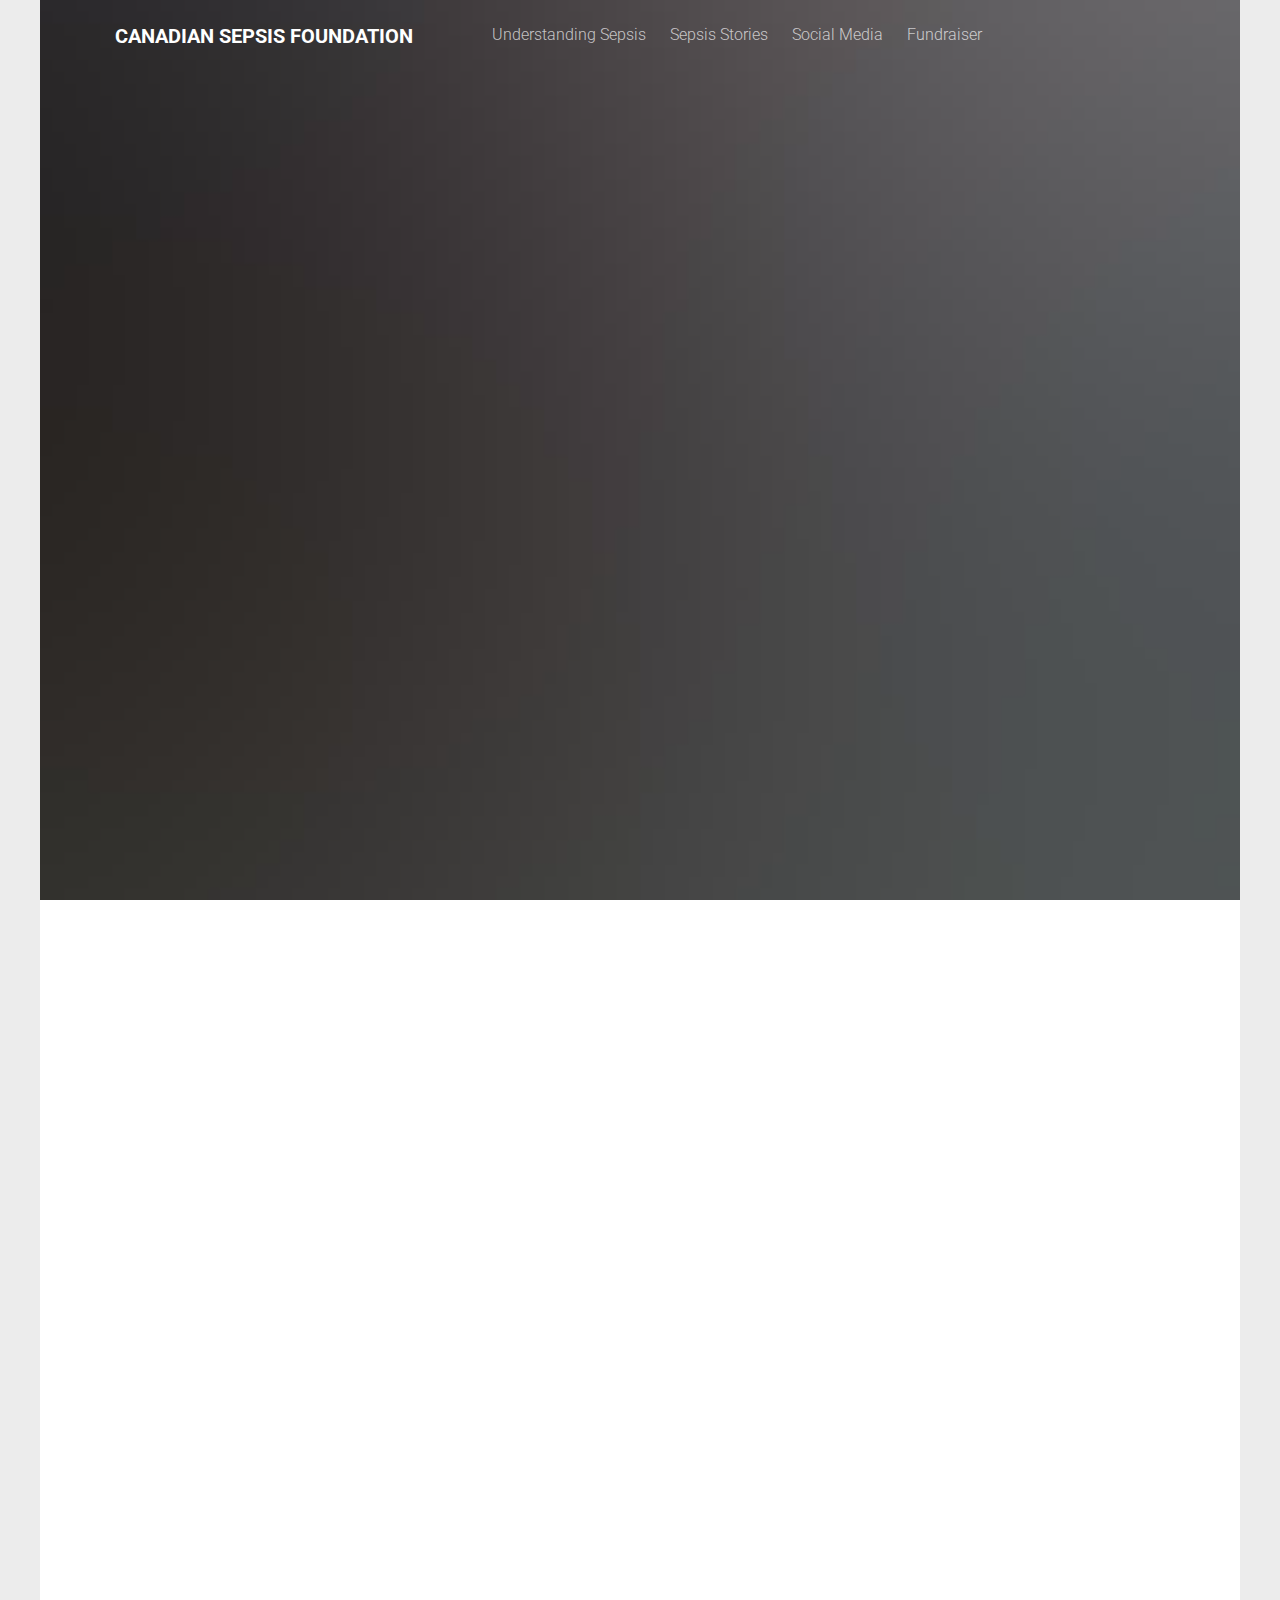
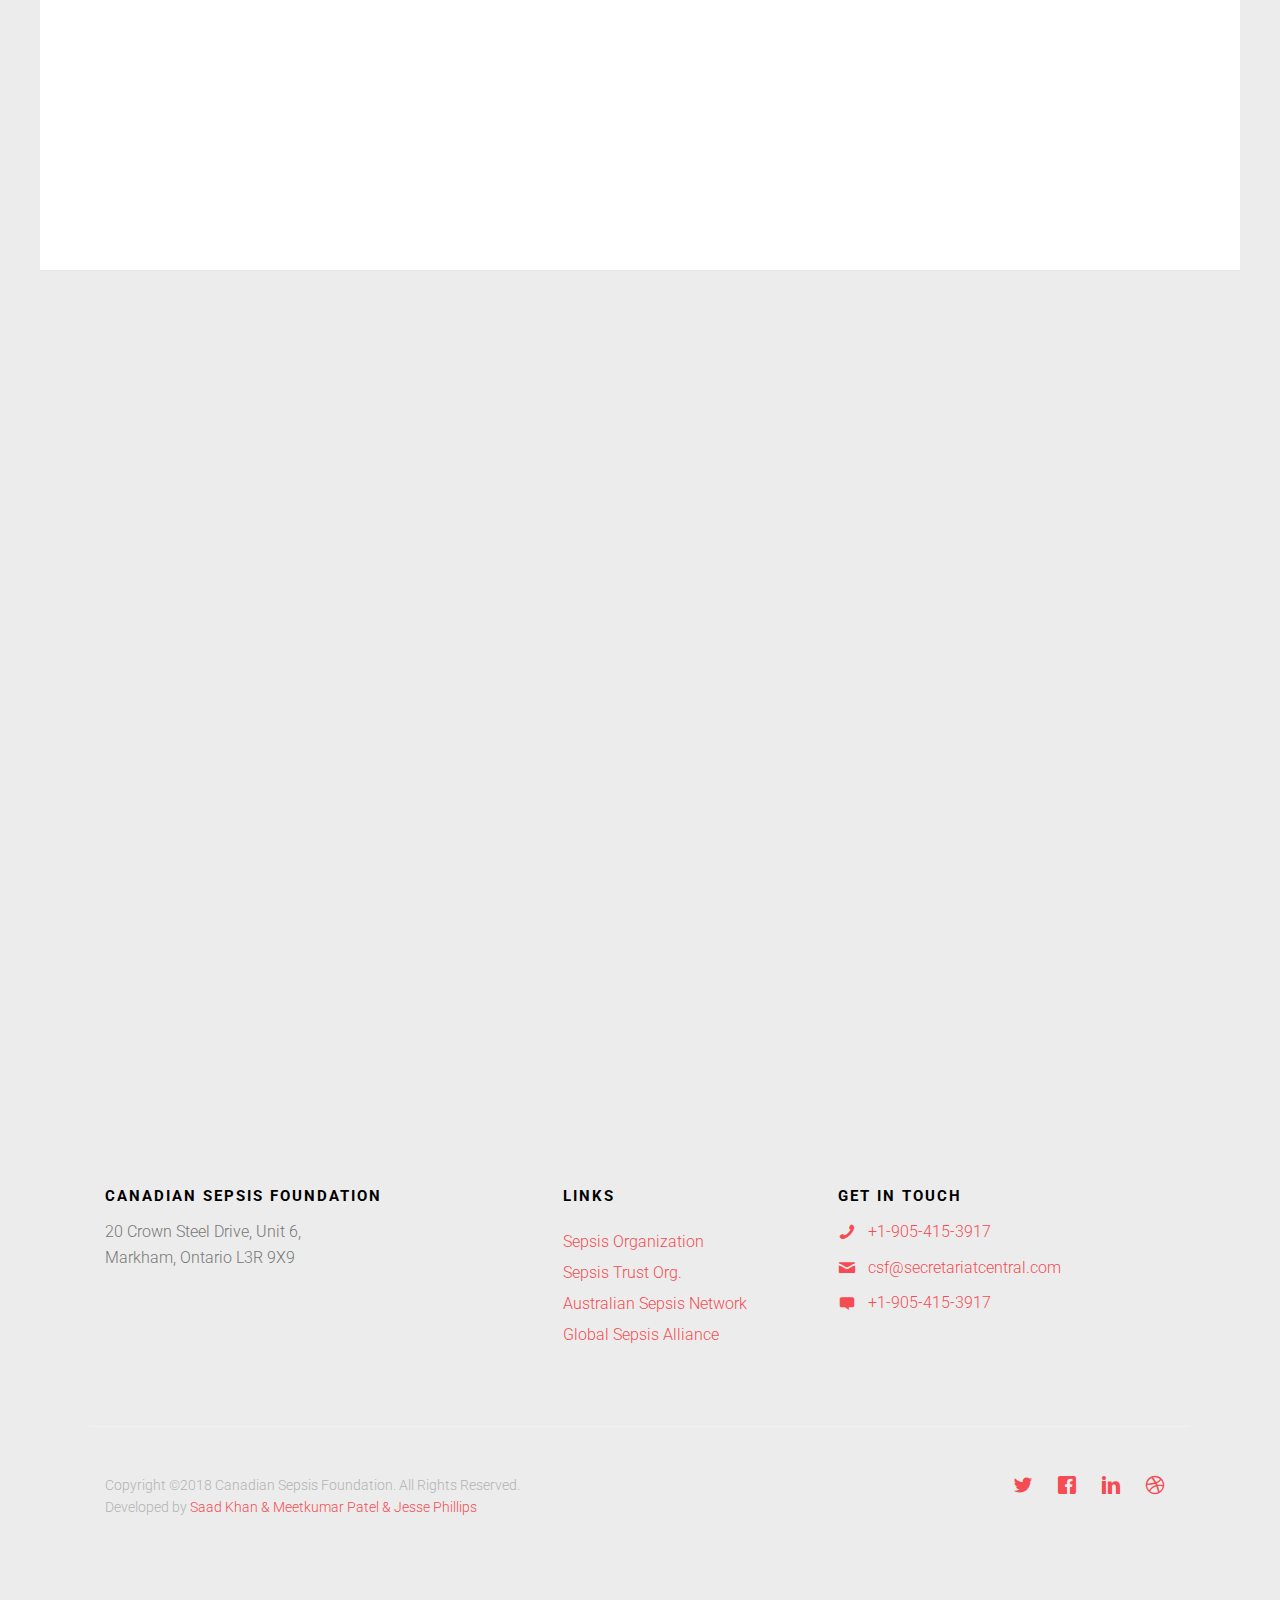
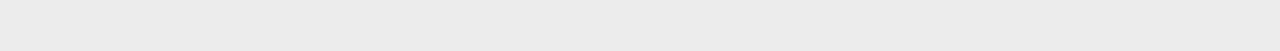
<file: index.html>
<!DOCTYPE HTML>
<html>
    <head>
        <meta charset="utf-8">
        <meta http-equiv="X-UA-Compatible" content="IE=edge">
        <title>Canadian Sepsis Foundation</title>
        <meta name="viewport" content="width=device-width, initial-scale=1">


        <link href="https://fonts.googleapis.com/css?family=Roboto:300,400,700" rel="stylesheet">

        <!-- Animate.css -->
        <link rel="stylesheet" href="css/animate.css">
        <!-- Icomoon Icon Fonts-->
        <link rel="stylesheet" href="css/icomoon.css">
        <!-- Themify Icons-->
        <link rel="stylesheet" href="css/themify-icons.css">
        <!-- Bootstrap  -->
        <link rel="stylesheet" href="css/bootstrap.css">

        <!-- Magnific Popup -->
        <link rel="stylesheet" href="css/magnific-popup.css">

        <!-- Owl Carousel  -->
        <link rel="stylesheet" href="css/owl.carousel.min.css">
        <link rel="stylesheet" href="css/owl.theme.default.min.css">

        <!-- Theme style  -->
        <link rel="stylesheet" href="css/style.css">

        <!-- Modernizr JS -->
        <script src="js/modernizr-2.6.2.min.js"></script>
        <!-- FOR IE9 below -->
        <!--[if lt IE 9]>
        <script src="js/respond.min.js"></script>
        <![endif]-->
        <script src="//cdn.wordart.com/wordart.min.js" async defer></script>
        <style>
            .responsive {
                width: 100%;
                height: auto;
            }
        </style>
    </head>
    <body>

        <div class="gtco-loader"></div>

        <div id="page">


            <div class="page-inner">
                <nav class="gtco-nav" role="navigation">
                    <div class="gtco-container">

                        <div class="row">
                            <div class="col-sm-4 col-xs-12">
                                <div id="gtco-logo"><a href="index.html">Canadian Sepsis Foundation <em></em></a></div>
                            </div>
                            <div class="col-xs-6 text-right menu-1">
                                <ul>
                                    <li class="has-dropdown">
                                        <a href="understanding.html">Understanding Sepsis</a>
                                        <ul class="dropdown" style="width:200px;">
                                            <li><a href="understanding.html">Understanding Sepsis</a></li>
                                            <li><a href="cause.html">Causes And Symptoms</a></li>
                                            <li><a href="prevention.html">Prevention</a></li>
                                        </ul>

                                    </li>
                                    <li><a href="stories.html">Sepsis Stories</a></li>
                                    <li><a href="socialmedia.html">Social Media</a></li>
                                     <li><a href="fundraiser.html">Fundraiser</a></li>
                                </ul>

                            </div>
                            <div class="col-xs-offset-3 text-right hidden-xs hidden-sm" id="google_translate_element">

                                <script type="text/javascript">
                                    function googleTranslateElementInit() {
                                        new google.translate.TranslateElement({
                                            pageLanguage: 'en',
                                            includedLanguages: 'ar,de,en,es,fr,ga,it,ja,ur,zh-CN',
                                            layout: google.translate.TranslateElement.InlineLayout.SIMPLE
                                        }, 'google_translate_element');
                                    }
                                </script>
                                </script>
                                <script type="text/javascript" src="//translate.google.com/translate_a/element.js?cb=googleTranslateElementInit"></script>
                            </div>
                        </div>

                    </div>
                </nav>

                <header id="gtco-header" class="gtco-cover" role="banner" style="background-image: url(images/img_4.jpg)">
                    <div class="overlay"></div>
                    <div class="gtco-container">

                        <div class="row" >


                        </div>
                        <div class="row">

                            <div class="col-md-12 col-md-offset-0 text-left">


                                <div class="row row-mt-12em">

                                    <div class="col-md-5 mt-text animate-box" data-animate-effect="fadeInUp">

                                        <img src="images/Logo.jpg" alt="SepsisLogo" class="responsive"/>	
                                        <br><br><span class="intro-text-small">Suspect Sepsis. Save Lives.</span>
                                        <h1 style="font-size:54px;">Welcome to The Canadian Sepsis Foundation</h1>	
                                    </div>
                                    <div class="col-lg-5 col-md-push-1 animate-box hidden-xs hidden-sm hidden-md" data-animate-effect="fadeInRight" id="design" style="width: 600px; height: 600px;margin-top:5%" data-wordart-src="//cdn.wordart.com/json/shka440qh0z2" data-wordart-show-attribution>

                                    </div>
                                </div>


                            </div>
                        </div>
                    </div>
                </header>


                <div id="gtco-features" class="border-bottom">
                    <div class="gtco-container">
                        <div class="row">
                            <div class="col-md-8 col-md-offset-2 text-center gtco-heading animate-box">
                                <h2>What is Sepsis?</h2>
                            </div>
                        </div>
                        <div id="videoRow" class="row">
                            <div class="container-fluid">
                                <div id="embed" class="embed-responsive embed-responsive-16by9">
                                    <iframe class="embed-responsive-item" src="https://www.youtube.com/embed/AEGUCpxwAlE"></iframe>
                                </div>
                            </div>
                        </div>


                    </div>
                </div>
            </div>



            <div id="gtco-counter" class="gtco-section">
                <div class="gtco-container">

                    <div class="row">
                        <div class="col-md-8 col-md-offset-2 text-center gtco-heading animate-box">
                            <h2>Sepsis Facts</h2>
                            <p>Internationally, sepsis has been reported in 15% of all Intensive Care Unit (ICU) patients. Even with improvements in health care, the frequency of sepsis continues to increase. It is estimated that 1 in 18 deaths in Canada are related to sepsis.</p>
                        </div>
                    </div>

                    <div class="row">

                        <div class="col-md-4 col-sm-12  animate-box" data-animate-effect="fadeInLeft">
                            <div class="feature-center">
                                <span class="icon">
                                    <img src="[data-uri]" height="64px" width="64px"/>
                                </span>
                                <span class="counter js-counter" data-from="0" data-to="18000000" data-speed="5000" data-refresh-interval="5">1</span>
                                <span class="counter-label">people are affected from sepsis worldwide.</span>

                            </div>
                        </div>
                        <div class="col-md-4 col-sm-12 animate-box" data-animate-effect="fadeInLeft">
                            <div class="feature-center">
                                <span class="icon">
                                    <img src="[data-uri]" height="64px" width="64px"/>
                                </span>
                                <span class="counter js-counter" data-from="0" data-to="325" data-speed="5000" data-refresh-interval="50">1</span>
                                <span class="counter-label">million dollars are spent on treating sepsis annually in canada.</span>
                            </div>
                        </div>
                        <div class="col-md-4 col-sm-12 animate-box" data-animate-effect="fadeInLeft">
                            <div class="feature-center">
                                <span class="icon">
                                    <img src="[data-uri]" height="64px" width="64px"/>
                                </span>
                                <span class="counter js-counter" data-from="0" data-to="12" data-speed="5000" data-refresh-interval="50">1</span>
                                <span class="counter-label">leading cause of death in canada.</span>
                            </div>
                        </div>


                    </div>
                </div>
            </div>

            <footer id="gtco-footer" role="contentinfo">
                <div class="gtco-container">
                    <div class="row row-p	b-md">

                        <div class="col-md-4">
                            <div class="gtco-widget">
                                <h3><span class="footer-logo">Canadian Sepsis Foundation<span><span></span></h3>
                                            <p>20 Crown Steel Drive, Unit 6,<br> Markham, Ontario L3R 9X9</p>
                                            </div>
                                            </div>

                                            <div class="col-md-4 col-md-push-1">
                                                <div class="gtco-widget">
                                                    <h3>Links</h3>
                                                    <ul class="gtco-footer-links">
                                                        <li><a href="#"></a></li>
                                                        <li><a href="https://www.sepsis.org/">Sepsis Organization</a></li>
                                                        <li><a href="https://sepsistrust.org/">Sepsis Trust Org.</a></li>
                                                        <li><a href="https://www.australiansepsisnetwork.net.au/">Australian Sepsis Network</a></li>
                                                        <li><a href="https://www.global-sepsis-alliance.org/members/">Global Sepsis Alliance</a></li>


                                                    </ul>
                                                </div>
                                            </div>

                                            <div class="col-md-4">
                                                <div class="gtco-widget">
                                                    <h3>Get In Touch</h3>
                                                    <ul class="gtco-quick-contact">
                                                        <li><a href="#"><i class="icon-phone"></i> +1-905-415-3917</a></li>
                                                        <li><a href="mailto:csf@secretariatcentral.com?subject=Canadian Sepsis Foundation&body=Greetings"><i class="icon-mail2"></i>csf@secretariatcentral.com</a></li>
                                                        <li><a href="#"><i class="icon-message"></i> +1-905-415-3917</a></li>
                                                    </ul>
                                                </div>
                                            </div>

                                            </div>

                                            <div class="row copyright">
                                                <div class="col-md-12">
                                                    <p class="pull-left">
                                                        <small class="block">Copyright &copy;2018 Canadian Sepsis Foundation. All Rights Reserved.</small> 
                                                        <small class="block">Developed by <a href="#" target="_blank"> Saad Khan & Meetkumar Patel & Jesse Phillips</a></small>
                                                    </p>
                                                    <p class="pull-right">
                                                    <ul class="gtco-social-icons pull-right">
                                                        <li><a href="#"><i class="icon-twitter"></i></a></li>
                                                        <li><a href="#"><i class="icon-facebook"></i></a></li>
                                                        <li><a href="#"><i class="icon-linkedin"></i></a></li>
                                                        <li><a href="#"><i class="icon-dribbble"></i></a></li>
                                                    </ul>
                                                    </p>
                                                </div>
                                            </div>

                                            </div>
                                            </footer>
                                            </div>

                                            </div>

                                            <div class="gototop js-top">
                                                <a href="#" class="js-gotop"><i class="icon-arrow-up"></i></a>
                                            </div>

                                            <!-- jQuery -->
                                            <script src="js/jquery.min.js"></script>
                                            <!-- jQuery Easing -->
                                            <script src="js/jquery.easing.1.3.js"></script>
                                            <!-- Bootstrap -->
                                            <script src="js/bootstrap.min.js"></script>
                                            <!-- Waypoints -->
                                            <script src="js/jquery.waypoints.min.js"></script>
                                            <!-- Carousel -->
                                            <script src="js/owl.carousel.min.js"></script>
                                            <!-- countTo -->
                                            <script src="js/jquery.countTo.js"></script>
                                            <!-- Magnific Popup -->
                                            <script src="js/jquery.magnific-popup.min.js"></script>
                                            <script src="js/magnific-popup-options.js"></script>
                                            <!-- Main -->
                                            <script src="js/main.js"></script>

                                            </body>
                                            </html>
</file>
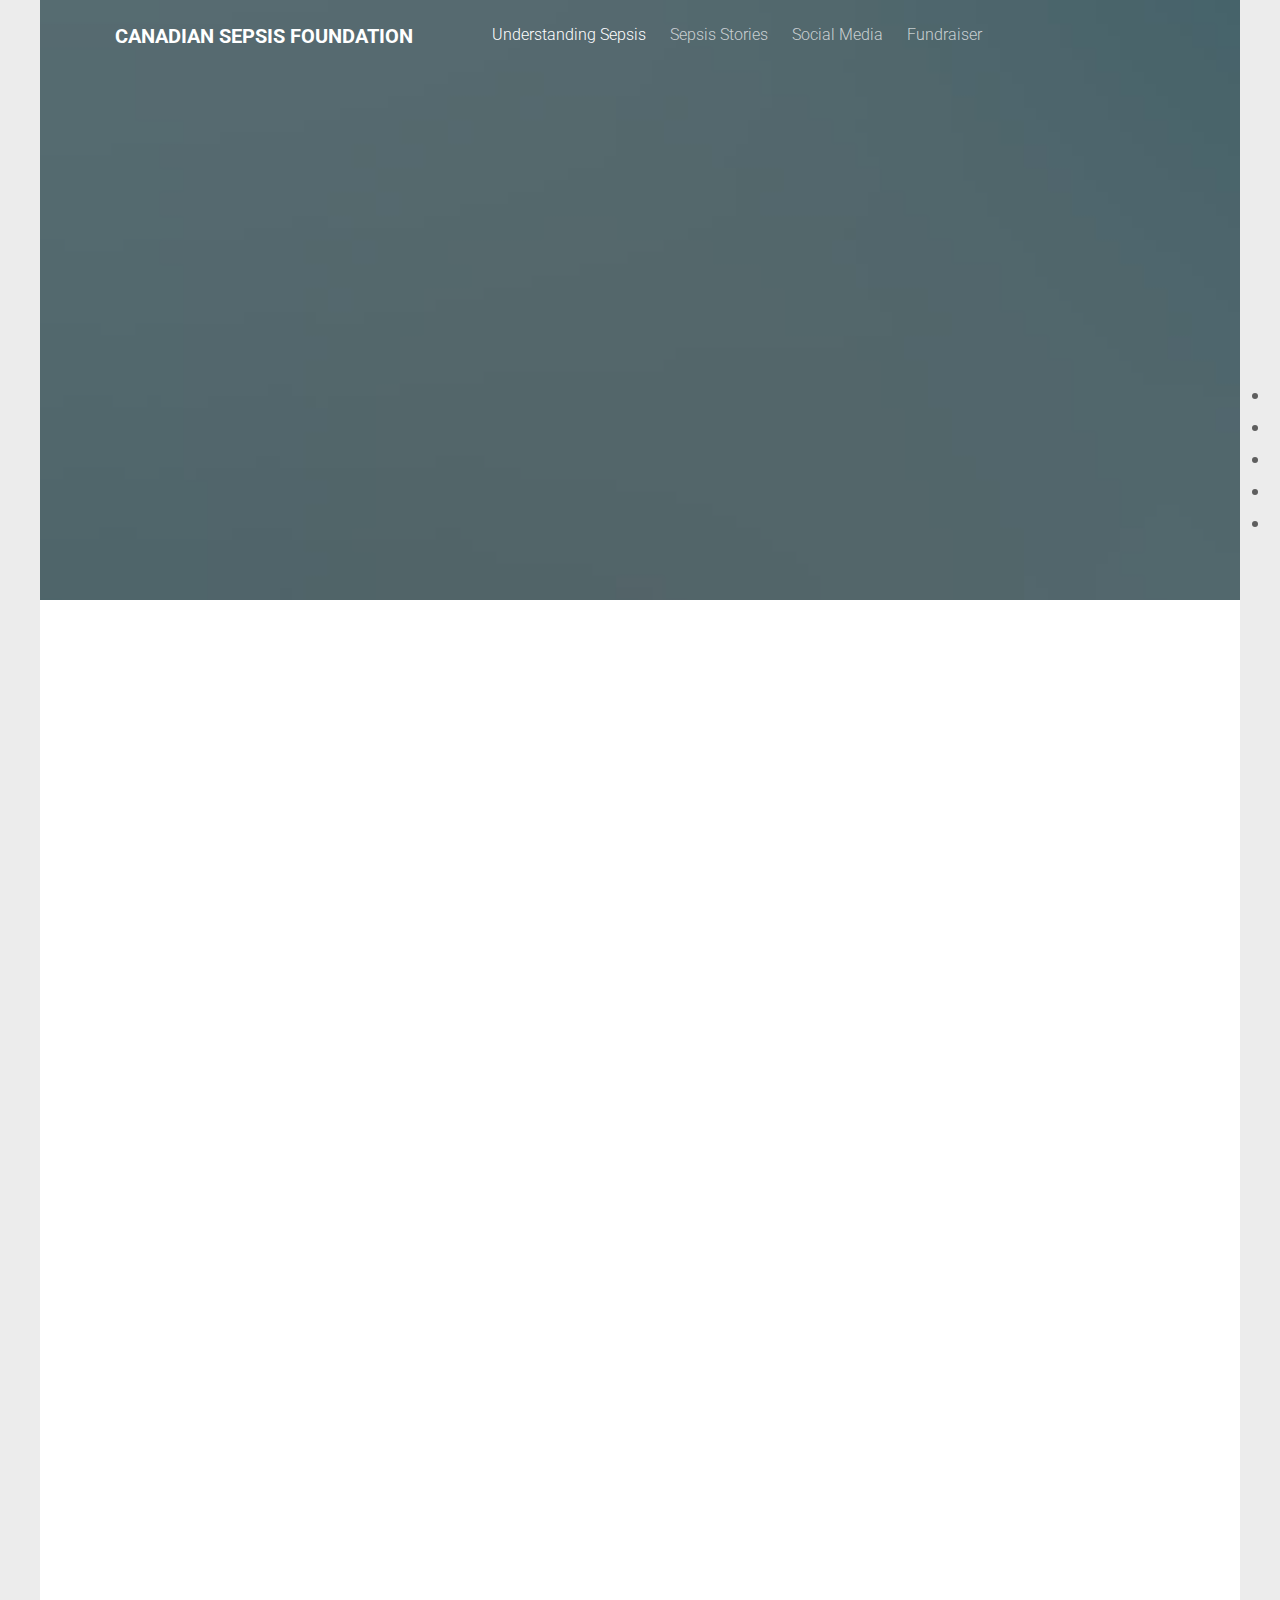
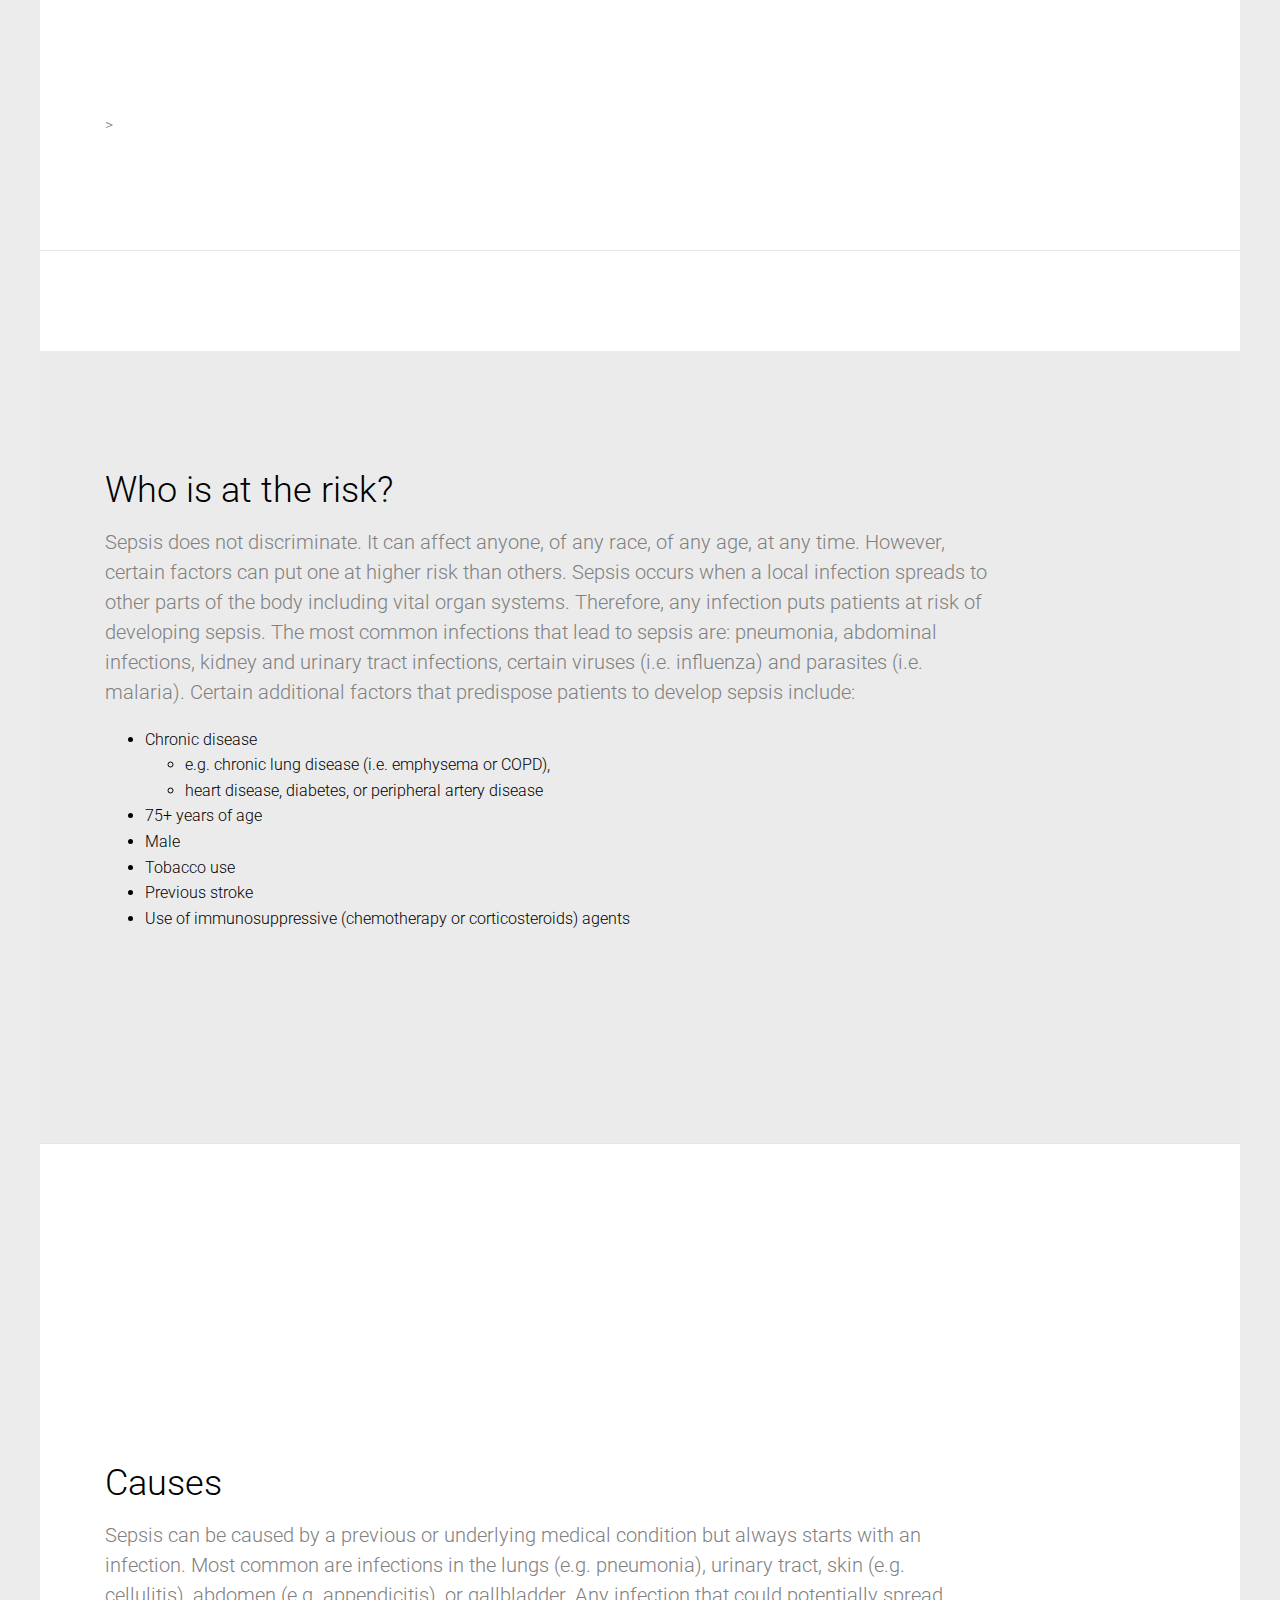
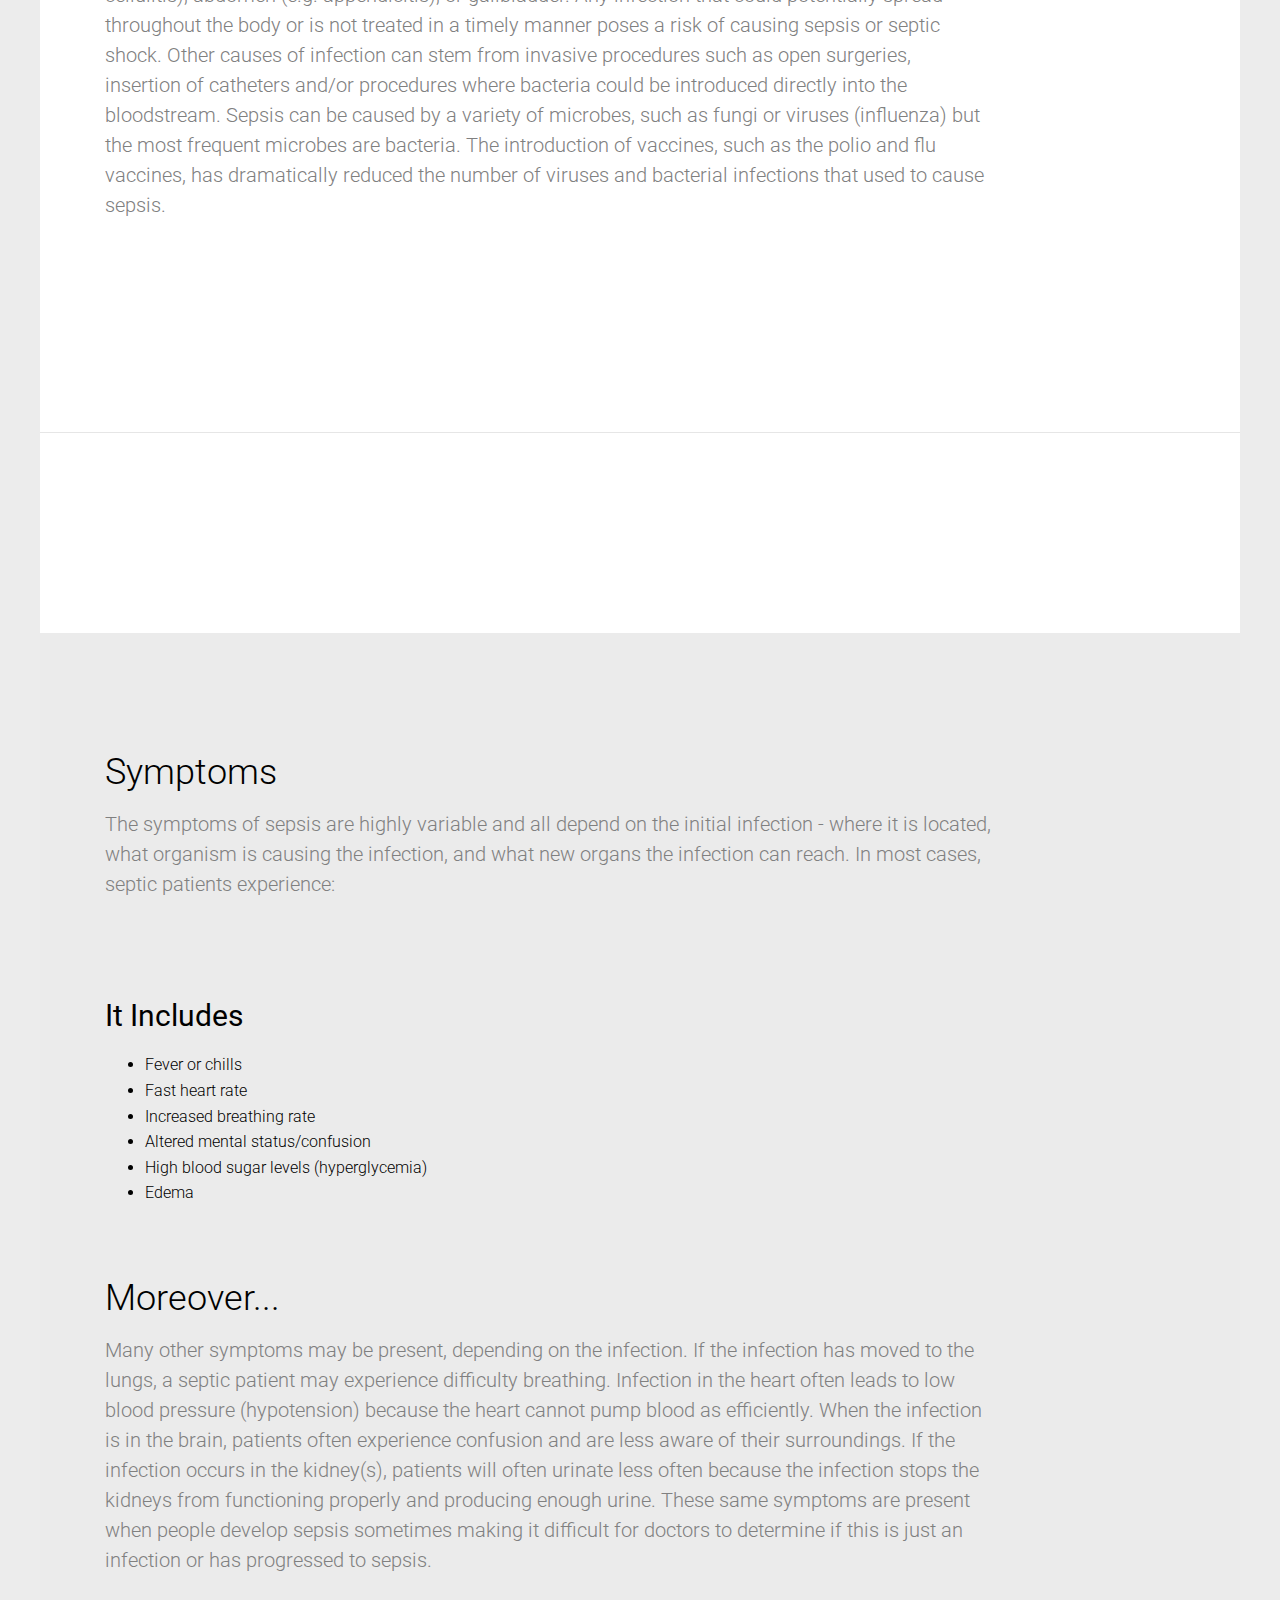
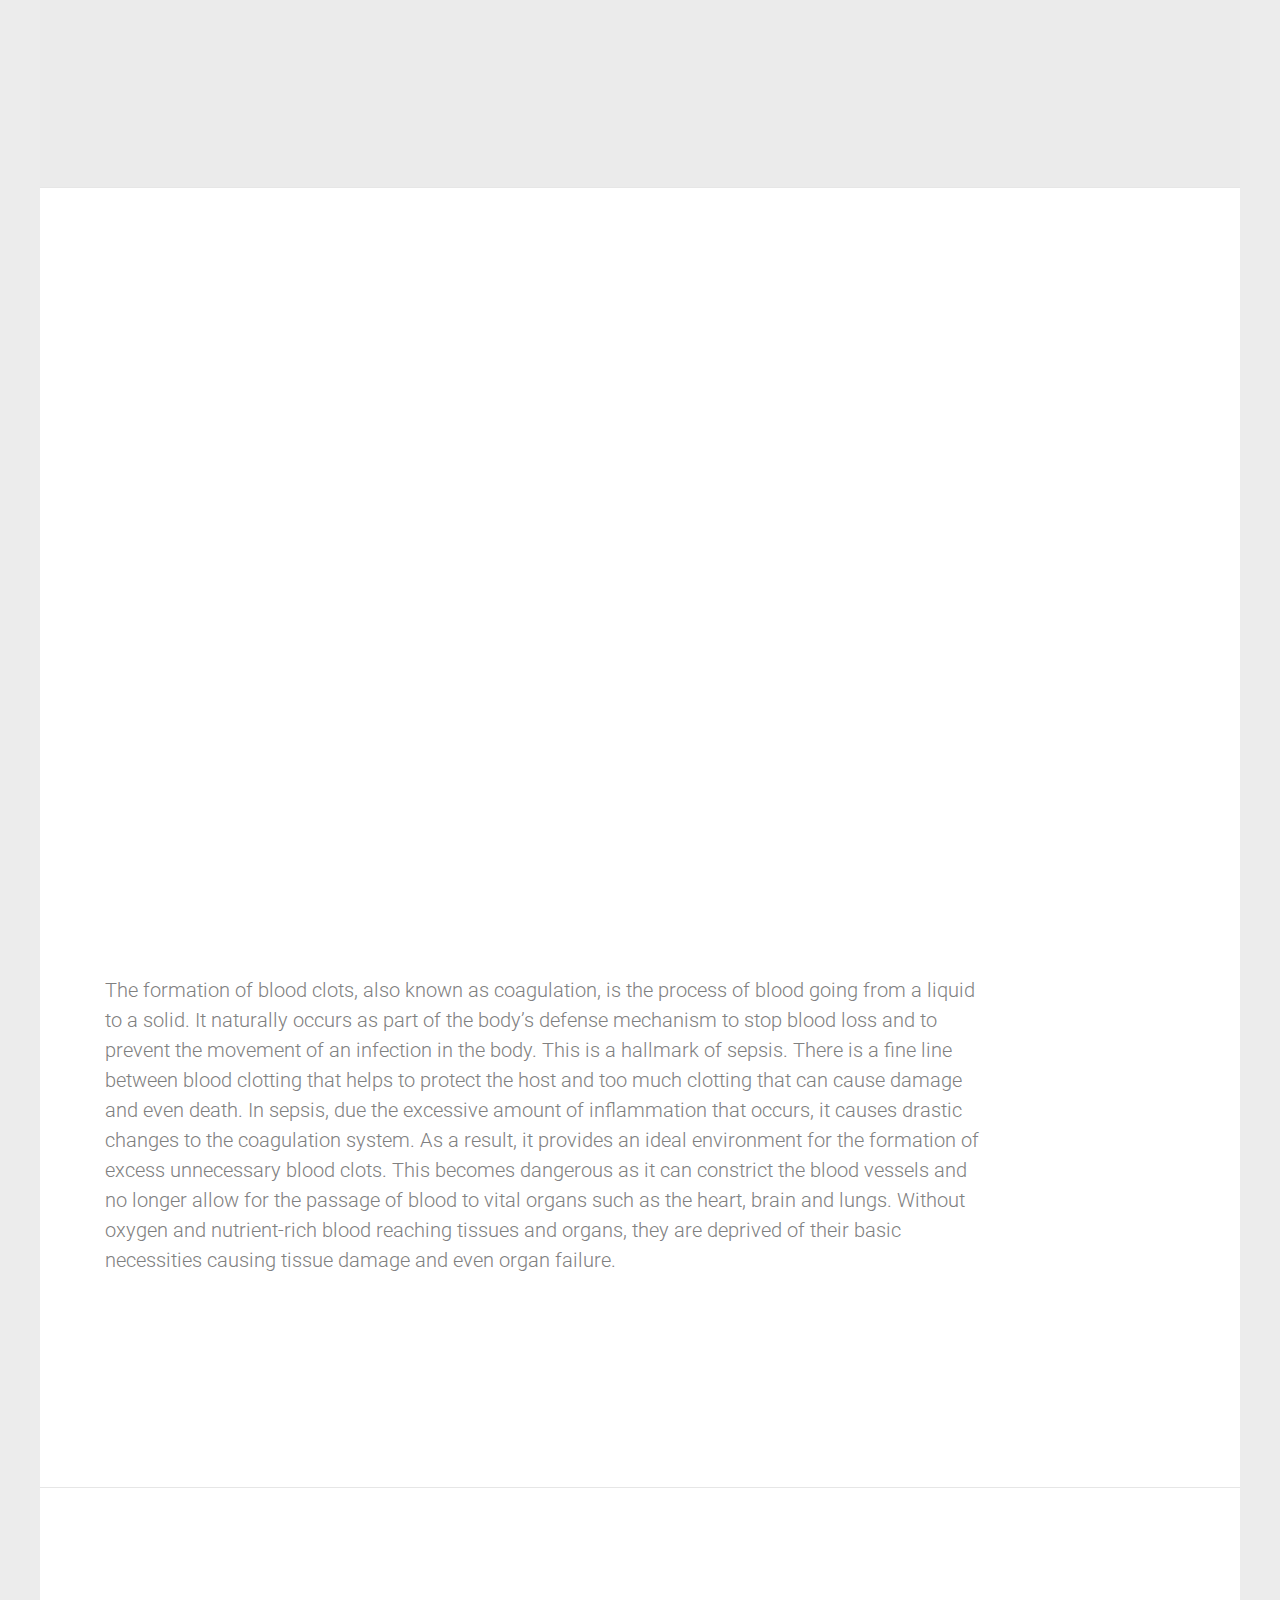
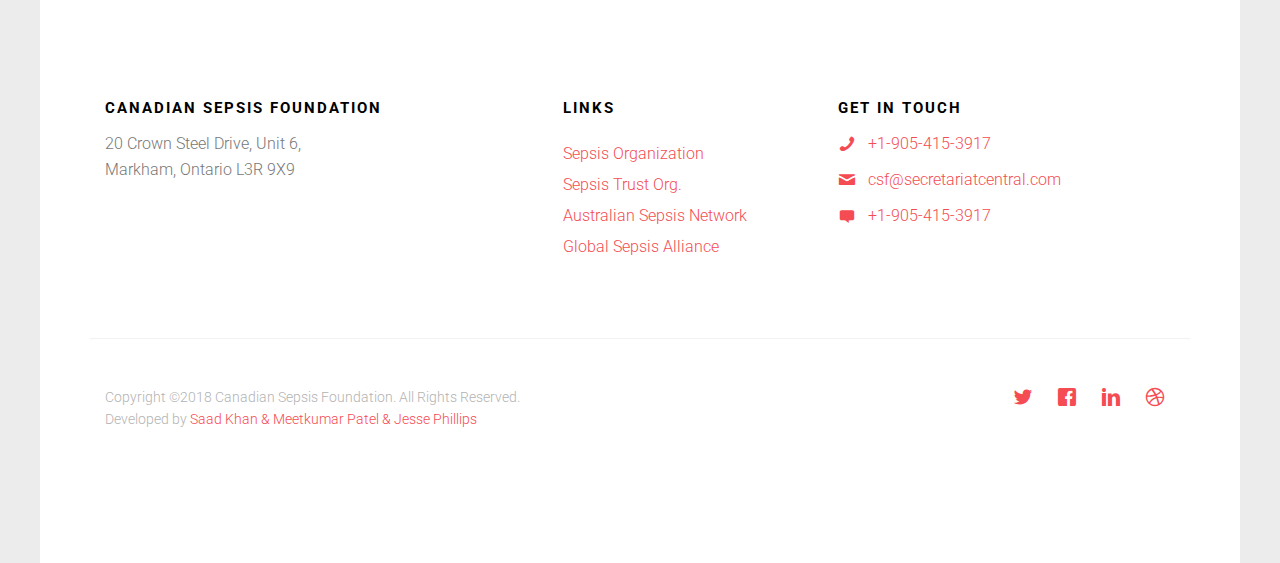
<file: cause.html>
<!DOCTYPE HTML>
<html>

<head>
	<meta charset="utf-8">
	<meta http-equiv="X-UA-Compatible" content="IE=edge">
	<title>Canadian Sepsis Foundation</title>
	<meta name="viewport" content="width=device-width, initial-scale=1">

	<link href="https://fonts.googleapis.com/css?family=Roboto:300,400,700" rel="stylesheet">

	<!-- Animate.css -->
	<link rel="stylesheet" href="css/animate.css">
	<!-- Icomoon Icon Fonts-->
	<link rel="stylesheet" href="css/icomoon.css">
	<!-- Themify Icons-->
	<link rel="stylesheet" href="css/themify-icons.css">
	<!-- Bootstrap  -->
	<link rel="stylesheet" href="css/bootstrap.css">

	<!-- Magnific Popup -->
	<link rel="stylesheet" href="css/magnific-popup.css">

	<!-- Owl Carousel  -->
	<link rel="stylesheet" href="css/owl.carousel.min.css">
	<link rel="stylesheet" href="css/owl.theme.default.min.css">

	<!-- Theme style  -->
	<link rel="stylesheet" href="css/style.css">

	<!-- Modernizr JS -->
	<script src="js/modernizr-2.6.2.min.js"></script>
	<!-- FOR IE9 below -->
	<!--[if lt IE 9]>
	<script src="js/respond.min.js"></script>
	<![endif]-->

	<script src="//cdn.wordart.com/wordart.min.js" async defer></script>
	<style>
		.google_translate_element select{
                display:none;
            }
            .responsive {
            width: 100%;
            height: auto;
            }
            </style>

</head>

<body>

	<div class="gtco-loader"></div>

	<div id="page">


		<div class="page-inner">
			<nav class="gtco-nav" role="navigation">
				<div class="gtco-container">


					<div class="row">
						<div class="col-sm-4 col-xs-12">
							<div id="gtco-logo"><a href="index.html">Canadian Sepsis Foundation <em></em></a></div>
						</div>
						<div class="col-xs-6 text-right menu-1">
							<ul>
								<li class="has-dropdown active">
									<a href="understanding.html">Understanding Sepsis</a>
									<ul class="dropdown" style="width:200px;">
										<li><a href="understanding.html">Understanding Sepsis</a></li>

										<li class="active"><a href="cause.html">Causes And Symptoms</a></li>
										<li><a href="prevention.html">Prevention</a></li>

									</ul>

								</li>
								<li><a href="stories.html">Sepsis Stories</a></li>
								<li><a href="socialmedia.html">Social Media</a></li>
								<li><a href="fundraiser.html">Fundraiser</a></li>
								<!-- <li class="btn-cta"><a href="#"><span>Get started</span></a></li> -->
							</ul>

						</div>
						<div class="col-xs-offset-3 text-right " id="google_translate_element">

							<script type="text/javascript">
								function googleTranslateElementInit() {
									new google.translate.TranslateElement({
										pageLanguage: 'en',
										includedLanguages: 'ar,de,en,es,fr,ga,it,ja,ur,zh-CN',
										layout: google.translate.TranslateElement.InlineLayout.SIMPLE
									}, 'google_translate_element');
								}
							</script>
							</script>
							<script type="text/javascript" src="//translate.google.com/translate_a/element.js?cb=googleTranslateElementInit"></script>
						</div>
					</div>

				</div>
			</nav>

			<header id="gtco-header" class="gtco-cover gtco-cover-sm" role="banner" style="background-image: url(images/img_2.jpg)">
				<div class="overlay"></div>
				<div class="gtco-container">
					<div class="row">
						<div class="col-md-12 col-md-offset-0 text-left">


							<div class="row row-mt-12em">

								<div class="col-sm-5 mt-text animate-box" data-animate-effect="fadeInUp">
									<img src="images/Logo.jpg" alt="SepsisLogo" class="responsive" />
									<br><br><span class="intro-text-small">See the detailed information on </span>
									<h1>Sepsis Causes and Symptoms</h1>
								</div>
								<div class="col-sm-7 col-md-push-2 animate-box hidden-xs hidden-sm" data-animate-effect="fadeInRight" id="design"
								 style="width: 400px; height: 400px;margin-top: 5%" data-wordart-src="//cdn.wordart.com/json/shka440qh0z2"
								 data-wordart-show-attribution>

								</div>

							</div>


						</div>
					</div>
				</div>
			</header>



			<div class="fixed-side-navbar">
				<ul class="nav">
					<li><a href="#intro"><span>Causes and symptoms</span></a></li>
					<li><a href="#sec1"><span>Who is at the risk?</span></a></li>
					<li><a href="#sec2"><span>Causes</span></a></li>
					<li><a href="#sec3"><span>Symptoms in detail</span></a></li>
					<li><a href="#sec4"><span>Coagulation and Sepsis</span></a></li>
				</ul>
			</div>

			<div id="gtco-features" class="border-bottom">
				<div class="gtco-container">
					<section id="intro">
						<div class="row">
							<div class="col-md-8 col-md-offset-2 text-center gtco-heading animate-box">
								<h2>Sepsis Symptoms</h2>
								<p>Sepsis is caused by bodies overwhelming and harmful reaction to an infection.</p>
							</div>
						</div>
					</section>
					<section id="intro">
						<div class="row">
							<div class="col-md-4 col-sm-4">
								<div class="feature-center animate-box" data-animate-effect="fadeIn">
									<span class="icon">
										<img src="[data-uri]" />
									</span>
									<h3>Shievering, Fever or very cold</h3>

								</div>
							</div>
							<div class="col-md-4 col-sm-4">
								<div class="feature-center animate-box" data-animate-effect="fadeIn">
									<span class="icon">
										<img src="[data-uri]" />
									</span>
									<h3>Extreme Pain or General Discomfort</h3>

								</div>
							</div>
							<div class="col-md-4 col-sm-4">
								<div class="feature-center animate-box" data-animate-effect="fadeIn">
									<span class="icon">
										<img src="[data-uri]" />
									</span>
									<h3>Pale or Discoloured skin</h3>


								</div>
							</div>
						</div>

						<div class="row">
							<div class="col-md-4  col-sm-4">
								<div class="feature-center animate-box" data-animate-effect="fadeIn">
									<span class="icon">
										<img src="[data-uri]" />
									</span>
									<h3>Sleepy, difficult to rouse, Confused</h3>

								</div>
							</div>

							<div class="col-md-4 col-sm-4">
								<div class="feature-center animate-box" data-animate-effect="fadeIn">
									<span class="icon">
										<img src="[data-uri]" />
									</span>
									<h3>Short of breath</h3>

								</div>
							</div>
							<div class="col-md-4 col-sm-4">
								<div class="feature-center animate-box" data-animate-effect="fadeIn">
									<span class="icon">
										<img src="[data-uri]" />
									</span>
									<h3>Low Blood Pressure</h3>

								</div>
							</div>

						</div>
					</section>>
				</div>
			</div>

			<section id="sec1">
				<div class="gtco-section border-bottom" style="background-color:#ebebeb;color:#000000;">
					<div class="gtco-container">
						<div class="row">
							<div class="col-md-10 text-left gtco-heading">
								<h2>Who is at the risk?</h2>
								<p>Sepsis does not discriminate. It can affect anyone, of any race, of any age, at any time. However, certain
									factors can put one at higher risk than others. Sepsis occurs when a local infection spreads to other parts of
									the body including vital organ systems. Therefore, any infection puts patients at risk of developing sepsis.
									The most common infections that lead to sepsis are: pneumonia, abdominal infections, kidney and urinary tract
									infections, certain viruses (i.e. influenza) and parasites (i.e. malaria). Certain additional factors that
									predispose patients to develop sepsis include:</p>
								<p>
									<ul>
										<li>Chronic disease</li>
										<ul>
											<li>e.g. chronic lung disease (i.e. emphysema or COPD),</li>
											<li>heart disease, diabetes, or peripheral artery disease</li>
										</ul>
										<li>75+ years of age</li>
										<li>Male</li>
										<li>Tobacco use</li>
										<li>Previous stroke</li>
										<li>Use of immunosuppressive (chemotherapy or corticosteroids) agents</li>
									</ul>
								</p>

							</div>
						</div>

					</div>
				</div>
			</section>
			<section id="sec2">
				<div class="gtco-section border-bottom">
					<div class="gtco-container">
						<div class="row">
							<div class="col-md-10 text-left gtco-heading">
								<h2>Causes</h2>
								<p>Sepsis can be caused by a previous or underlying medical condition but always starts with an infection. Most
									common are infections in the lungs (e.g. pneumonia), urinary tract, skin (e.g. cellulitis), abdomen (e.g.
									appendicitis), or gallbladder. Any infection that could potentially spread throughout the body or is not
									treated in a timely manner poses a risk of causing sepsis or septic shock. Other causes of infection can stem
									from invasive procedures such as open surgeries, insertion of catheters and/or procedures where bacteria could
									be introduced directly into the bloodstream. Sepsis can be caused by a variety of microbes, such as fungi or
									viruses (influenza) but the most frequent microbes are bacteria. The introduction of vaccines, such as the
									polio and flu vaccines, has dramatically reduced the number of viruses and bacterial infections that used to
									cause sepsis.​</p>
							</div>
						</div>
					</div>
				</div>
			</section>

			<section id="sec3">
				<div class="gtco-section border-bottom" style="background-color:#ebebeb;color:#000000;">
					<div class="gtco-container">
						<div class="row">
							<div class="col-md-10 text-left gtco-heading">
								<h2>Symptoms</h2>
								<p>The symptoms of sepsis are highly variable and all depend on the initial infection - where it is located,
									what organism is causing the infection, and what new organs the infection can reach. In most cases, septic
									patients experience:</p>
							</div>
						</div>




						<div class="row">
							<div class="col-md-5">
								<h2>It Includes</h2>
								<ul>
									<li>Fever or chills</li>
									<li>Fast heart rate</li>
									<li>Increased breathing rate</li>
									<li>Altered mental status/confusion</li>
									<li>High blood sugar levels (hyperglycemia)</li>
									<li>Edema</li>
								</ul>
							</div>

							<div class="col-md-7 macbook-wrap animate-box" data-animate-effect="fadeInRight">
								<img src="images/sepsisancrynym.jpg" alt="Canadian Sepsis Foundation">
							</div>
						</div>

						<div class="row">
							<div class="col-md-10 text-left gtco-heading">
								<h2>Moreover...</h2>
								<p>Many other symptoms may be present, depending on the infection. If the infection has moved to the lungs, a
									septic patient may experience difficulty breathing. Infection in the heart often leads to low blood pressure
									(hypotension) because the heart cannot pump blood as efficiently. When the infection is in the brain, patients
									often experience confusion and are less aware of their surroundings. If the infection occurs in the kidney(s),
									patients will often urinate less often because the infection stops the kidneys from functioning properly and
									producing enough urine. These same symptoms are present when people develop sepsis sometimes making it
									difficult for doctors to determine if this is just an infection or has progressed to sepsis.</p>
							</div>
						</div>
					</div>
				</div>
			</section>

			<section id="sec4">
				<div class="gtco-section border-bottom">
					<div class="gtco-container">

						<div class="row">

							<div class="col-md-10 macbook-wrap animate-box" data-animate-effect="fadeInTop">
								<h2>Coagulation and Sepsis</h2>
								<img src="images/coagulation.jpg" alt="Canadian Sepsis Foundation">
							</div>
						</div>

						<div class="row">
							<div class="col-md-10 text-left gtco-heading">
								<h2></h2>
								<br />
								<p>The formation of blood clots, also known as coagulation, is the process of blood going from a liquid to a
									solid. It naturally occurs as part of the body’s defense mechanism to stop blood loss and to prevent the
									movement of an infection in the body. This is a hallmark of sepsis. There is a fine line between blood
									clotting that helps to protect the host and too much clotting that can cause damage and even death. In sepsis,
									due the excessive amount of inflammation that occurs, it causes drastic changes to the coagulation system. As
									a result, it provides an ideal environment for the formation of excess unnecessary blood clots. This becomes
									dangerous as it can constrict the blood vessels and no longer allow for the passage of blood to vital organs
									such as the heart, brain and lungs. Without oxygen and nutrient-rich blood reaching tissues and organs, they
									are deprived of their basic necessities causing tissue damage and even organ failure.</p>
							</div>
						</div>
					</div>
				</div>
			</section>







			<footer id="gtco-footer" role="contentinfo">
				<div class="gtco-container">
					<div class="row row-p	b-md">

						<div class="col-md-4">
							<div class="gtco-widget">
								<h3><span class="footer-logo">Canadian Sepsis Foundation<span><span></span></h3>
								<p>20 Crown Steel Drive, Unit 6,<br> Markham, Ontario L3R 9X9</p>
							</div>
						</div>

						<div class="col-md-4 col-md-push-1">
							<div class="gtco-widget">
								<h3>Links</h3>
								<ul class="gtco-footer-links">
									<li><a href="#"></a></li>
									<li><a href="https://www.sepsis.org/">Sepsis Organization</a></li>
									<li><a href="https://sepsistrust.org/">Sepsis Trust Org.</a></li>
									<li><a href="https://www.australiansepsisnetwork.net.au/">Australian Sepsis Network</a></li>
									<li><a href="https://www.global-sepsis-alliance.org/members/">Global Sepsis Alliance</a></li>



								</ul>
							</div>
						</div>

						<div class="col-md-4">
							<div class="gtco-widget">
								<h3>Get In Touch</h3>
								<ul class="gtco-quick-contact">
									<li><a href="#"><i class="icon-phone"></i> +1-905-415-3917</a></li>
									<li><a href="mailto:csf@secretariatcentral.com?subject=Canadian Sepsis Foundation&body=Greetings"><i class="icon-mail2"></i>csf@secretariatcentral.com</a></li>
									<li><a href="#"><i class="icon-message"></i> +1-905-415-3917</a></li>
								</ul>
							</div>
						</div>

					</div>

					<div class="row copyright">
						<div class="col-md-12">
							<p class="pull-left">
								<small class="block">Copyright &copy;2018 Canadian Sepsis Foundation. All Rights Reserved.</small>
								<small class="block">Developed by <a href="#" target="_blank"> Saad Khan & Meetkumar Patel & Jesse Phillips</a></small>
							</p>
							<p class="pull-right">
								<ul class="gtco-social-icons pull-right">
									<li><a href="#"><i class="icon-twitter"></i></a></li>
									<li><a href="#"><i class="icon-facebook"></i></a></li>
									<li><a href="#"><i class="icon-linkedin"></i></a></li>
									<li><a href="#"><i class="icon-dribbble"></i></a></li>
								</ul>
							</p>
						</div>
					</div>

				</div>
			</footer>
		</div>

	</div>

	<div class="gototop js-top">
		<a href="#" class="js-gotop"><i class="icon-arrow-up"></i></a>
	</div>

	<!-- jQuery -->
	<script src="js/jquery.min.js"></script>
	<!-- jQuery Easing -->
	<script src="js/jquery.easing.1.3.js"></script>
	<!-- Bootstrap -->
	<script src="js/bootstrap.min.js"></script>
	<!-- Waypoints -->
	<script src="js/jquery.waypoints.min.js"></script>
	<!-- Carousel -->
	<script src="js/owl.carousel.min.js"></script>
	<!-- countTo -->
	<script src="js/jquery.countTo.js"></script>
	<!-- Magnific Popup -->
	<script src="js/jquery.magnific-popup.min.js"></script>
	<script src="js/magnific-popup-options.js"></script>
	<!-- Main -->
	<script src="js/main.js"></script>

</body>

</html>
</file>
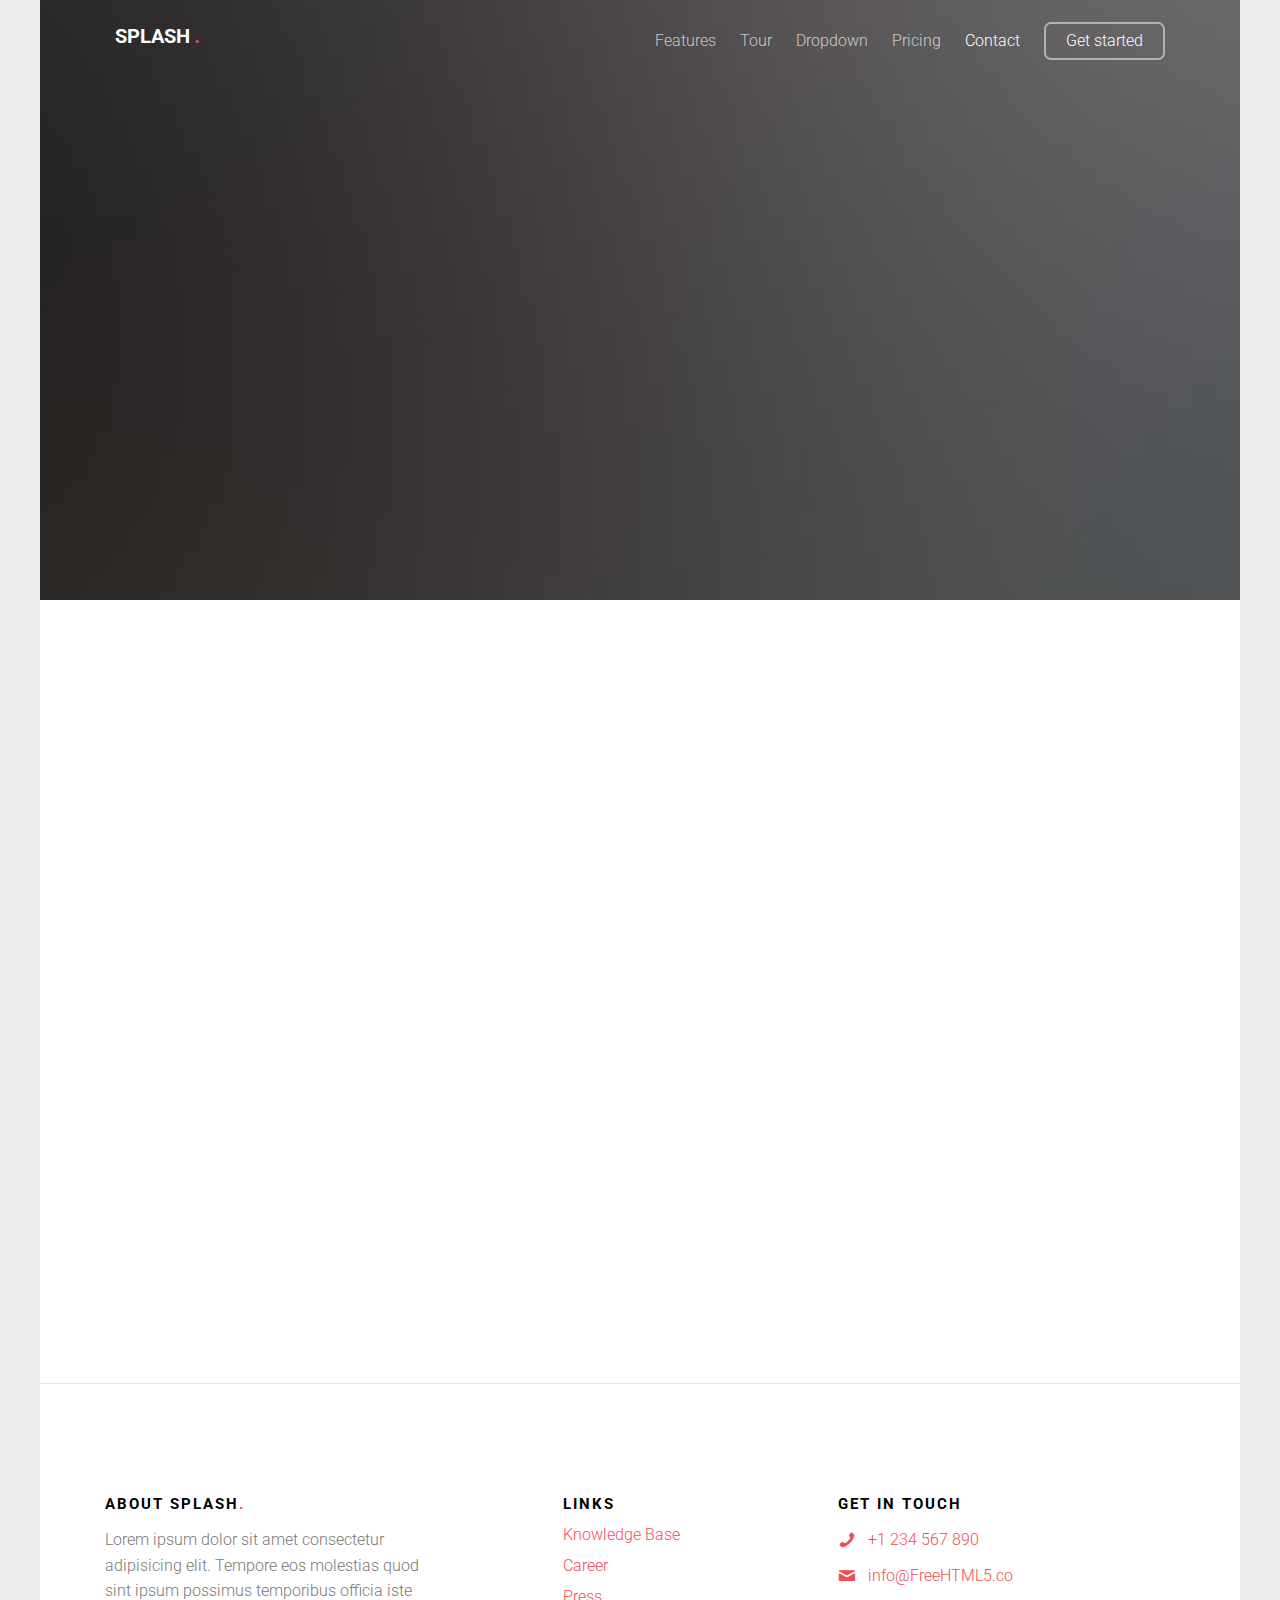
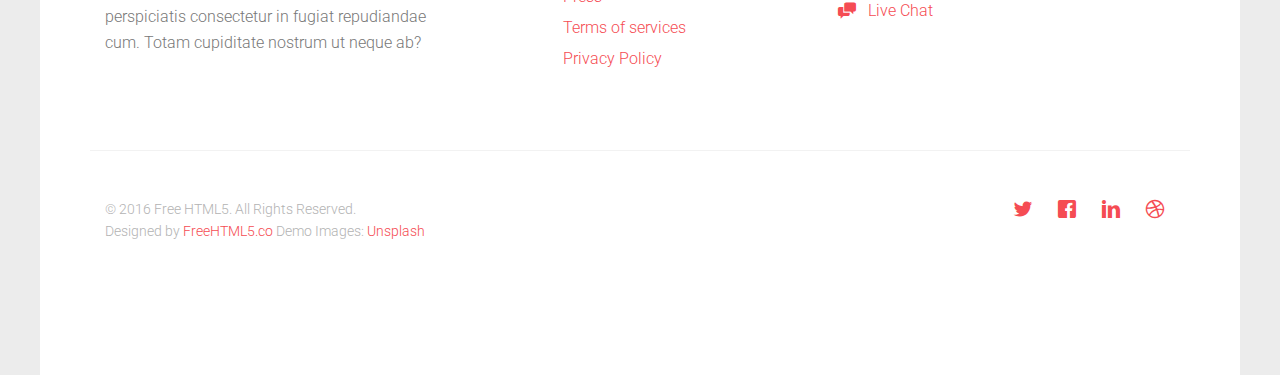
<file: contact.html>
<!DOCTYPE HTML>
<html>
	<head>
	<meta charset="utf-8">
	<meta http-equiv="X-UA-Compatible" content="IE=edge">
	<title>Splash &mdash; Free Website Template, Free HTML5 Template by FreeHTML5.co</title>
	<meta name="viewport" content="width=device-width, initial-scale=1">
	<meta name="description" content="Free HTML5 Website Template by FreeHTML5.co" />
	<meta name="keywords" content="free website templates, free html5, free template, free bootstrap, free website template, html5, css3, mobile first, responsive" />
	<meta name="author" content="FreeHTML5.co" />
	 <!-- 
	//////////////////////////////////////////////////////

	FREE HTML5 TEMPLATE 
	DESIGNED & DEVELOPED by FREEHTML5.CO
		
	Website: 		http://freehtml5.co/
	Email: 			info@freehtml5.co
	Twitter: 		http://twitter.com/fh5co
	Facebook: 		https://www.facebook.com/fh5co

	//////////////////////////////////////////////////////
	 -->

  	<!-- Facebook and Twitter integration -->
	<meta property="og:title" content=""/>
	<meta property="og:image" content=""/>
	<meta property="og:url" content=""/>
	<meta property="og:site_name" content=""/>
	<meta property="og:description" content=""/>
	<meta name="twitter:title" content="" />
	<meta name="twitter:image" content="" />
	<meta name="twitter:url" content="" />
	<meta name="twitter:card" content="" />

	<link href="https://fonts.googleapis.com/css?family=Roboto:300,400,700" rel="stylesheet">
	
	<!-- Animate.css -->
	<link rel="stylesheet" href="css/animate.css">
	<!-- Icomoon Icon Fonts-->
	<link rel="stylesheet" href="css/icomoon.css">
	<!-- Themify Icons-->
	<link rel="stylesheet" href="css/themify-icons.css">
	<!-- Bootstrap  -->
	<link rel="stylesheet" href="css/bootstrap.css">

	<!-- Magnific Popup -->
	<link rel="stylesheet" href="css/magnific-popup.css">

	<!-- Owl Carousel  -->
	<link rel="stylesheet" href="css/owl.carousel.min.css">
	<link rel="stylesheet" href="css/owl.theme.default.min.css">

	<!-- Theme style  -->
	<link rel="stylesheet" href="css/style.css">

	<!-- Modernizr JS -->
	<script src="js/modernizr-2.6.2.min.js"></script>
	<!-- FOR IE9 below -->
	<!--[if lt IE 9]>
	<script src="js/respond.min.js"></script>
	<![endif]-->

	</head>
	<body>
		
	<div class="gtco-loader"></div>
	
	<div id="page">

	
	<div class="page-inner">
	<nav class="gtco-nav" role="navigation">
		<div class="gtco-container">
			
			<div class="row">
				<div class="col-sm-4 col-xs-12">
					<div id="gtco-logo"><a href="index.html">Splash <em>.</em></a></div>
				</div>
				<div class="col-xs-8 text-right menu-1">
					<ul>
						<li><a href="features.html">Features</a></li>
						<li><a href="tour.html">Tour</a></li>
						<li class="has-dropdown">
							<a href="#">Dropdown</a>
							<ul class="dropdown">
								<li><a href="#">Web Design</a></li>
								<li><a href="#">eCommerce</a></li>
								<li><a href="#">Branding</a></li>
								<li><a href="#">API</a></li>
							</ul>
						</li>
						<li><a href="pricing.html">Pricing</a></li>
						<li class="active"><a href="contact.html">Contact</a></li>
						<li class="btn-cta"><a href="#"><span>Get started</span></a></li>
					</ul>
				</div>
			</div>
			
		</div>
	</nav>
	
	<header id="gtco-header" class="gtco-cover gtco-cover-sm" role="banner" style="background-image: url(images/img_4.jpg)">
		<div class="overlay"></div>
		<div class="gtco-container">
			<div class="row">
				<div class="col-md-12 col-md-offset-0 text-left">
					<div class="row row-mt-15em">

						<div class="col-md-7 mt-text animate-box" data-animate-effect="fadeInUp">
							<span class="intro-text-small">Don't be shy</span>
							<h1>Get In Touch</h1>	
						</div>
						
					</div>
					
				</div>
			</div>
		</div>
	</header>
	
	
	<div class="gtco-section border-bottom">
		<div class="gtco-container">
			<div class="row">
				<div class="col-md-12">
					<div class="col-md-6 animate-box">
					<h3>Get In Touch</h3>
					<form action="#">
						<div class="row form-group">
							<div class="col-md-12">
								<label class="sr-only" for="name">Name</label>
								<input type="text" id="name" class="form-control" placeholder="Your firstname">
							</div>
							
						</div>

						<div class="row form-group">
							<div class="col-md-12">
								<label class="sr-only" for="email">Email</label>
								<input type="text" id="email" class="form-control" placeholder="Your email address">
							</div>
						</div>

						<div class="row form-group">
							<div class="col-md-12">
								<label class="sr-only" for="subject">Subject</label>
								<input type="text" id="subject" class="form-control" placeholder="Your subject of this message">
							</div>
						</div>

						<div class="row form-group">
							<div class="col-md-12">
								<label class="sr-only" for="message">Message</label>
								<textarea name="message" id="message" cols="30" rows="10" class="form-control" placeholder="Write us something"></textarea>
							</div>
						</div>
						<div class="form-group">
							<input type="submit" value="Send Message" class="btn btn-primary">
						</div>

					</form>		
				</div>
				<div class="col-md-5 col-md-push-1 animate-box">
					
					<div class="gtco-contact-info">
						<h3>Contact Information</h3>
						<ul>
							<li class="address">198 West 21th Street, <br> Suite 721 New York NY 10016</li>
							<li class="phone"><a href="tel://1234567920">+ 1235 2355 98</a></li>
							<li class="email"><a href="mailto:info@yoursite.com">info@yoursite.com</a></li>
							<li class="url"><a href="http://FreeHTML5.co">FreeHTML5.co</a></li>
						</ul>
					</div>


				</div>
				</div>
			</div>
		</div>
	</div>

	<footer id="gtco-footer" role="contentinfo">
		<div class="gtco-container">
			<div class="row row-p	b-md">

				<div class="col-md-4">
					<div class="gtco-widget">
						<h3>About <span class="footer-logo">Splash<span>.<span></span></h3>
						<p>Lorem ipsum dolor sit amet consectetur adipisicing elit. Tempore eos molestias quod sint ipsum possimus temporibus officia iste perspiciatis consectetur in fugiat repudiandae cum. Totam cupiditate nostrum ut neque ab?</p>
					</div>
				</div>

				<div class="col-md-4 col-md-push-1">
					<div class="gtco-widget">
						<h3>Links</h3>
						<ul class="gtco-footer-links">
							<li><a href="#">Knowledge Base</a></li>
							<li><a href="#">Career</a></li>
							<li><a href="#">Press</a></li>
							<li><a href="#">Terms of services</a></li>
							<li><a href="#">Privacy Policy</a></li>
						</ul>
					</div>
				</div>

				<div class="col-md-4">
					<div class="gtco-widget">
						<h3>Get In Touch</h3>
						<ul class="gtco-quick-contact">
							<li><a href="#"><i class="icon-phone"></i> +1 234 567 890</a></li>
							<li><a href="#"><i class="icon-mail2"></i> info@FreeHTML5.co</a></li>
							<li><a href="#"><i class="icon-chat"></i> Live Chat</a></li>
						</ul>
					</div>
				</div>

			</div>

			<div class="row copyright">
				<div class="col-md-12">
					<p class="pull-left">
						<small class="block">&copy; 2016 Free HTML5. All Rights Reserved.</small> 
						<small class="block">Designed by <a href="http://FreeHTML5.co/" target="_blank">FreeHTML5.co</a> Demo Images: <a href="http://unsplash.co/" target="_blank">Unsplash</a></small>
					</p>
					<p class="pull-right">
						<ul class="gtco-social-icons pull-right">
							<li><a href="#"><i class="icon-twitter"></i></a></li>
							<li><a href="#"><i class="icon-facebook"></i></a></li>
							<li><a href="#"><i class="icon-linkedin"></i></a></li>
							<li><a href="#"><i class="icon-dribbble"></i></a></li>
						</ul>
					</p>
				</div>
			</div>

		</div>
	</footer>
	</div>

	</div>

	<div class="gototop js-top">
		<a href="#" class="js-gotop"><i class="icon-arrow-up"></i></a>
	</div>
	
	<!-- jQuery -->
	<script src="js/jquery.min.js"></script>
	<!-- jQuery Easing -->
	<script src="js/jquery.easing.1.3.js"></script>
	<!-- Bootstrap -->
	<script src="js/bootstrap.min.js"></script>
	<!-- Waypoints -->
	<script src="js/jquery.waypoints.min.js"></script>
	<!-- Carousel -->
	<script src="js/owl.carousel.min.js"></script>
	<!-- countTo -->
	<script src="js/jquery.countTo.js"></script>
	<!-- Magnific Popup -->
	<script src="js/jquery.magnific-popup.min.js"></script>
	<script src="js/magnific-popup-options.js"></script>
	<!-- Main -->
	<script src="js/main.js"></script>

	</body>
</html>
</file>
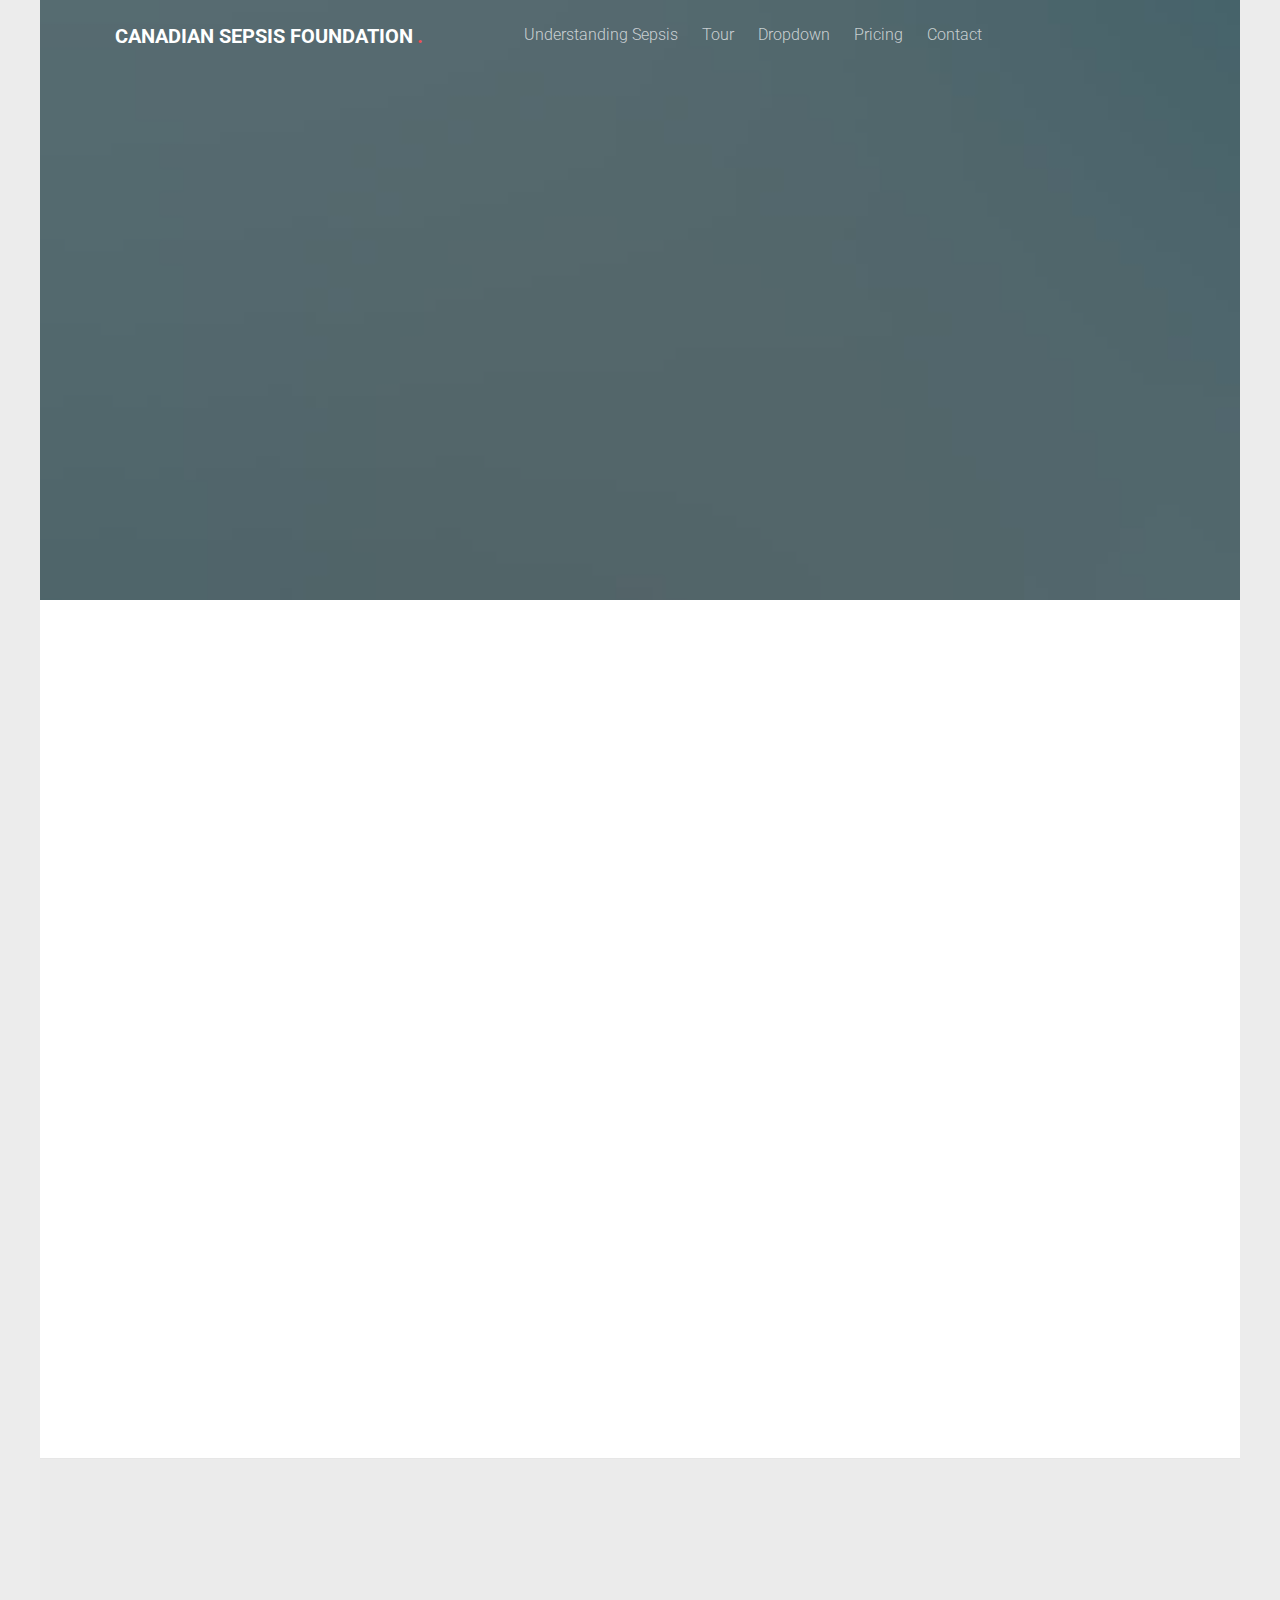
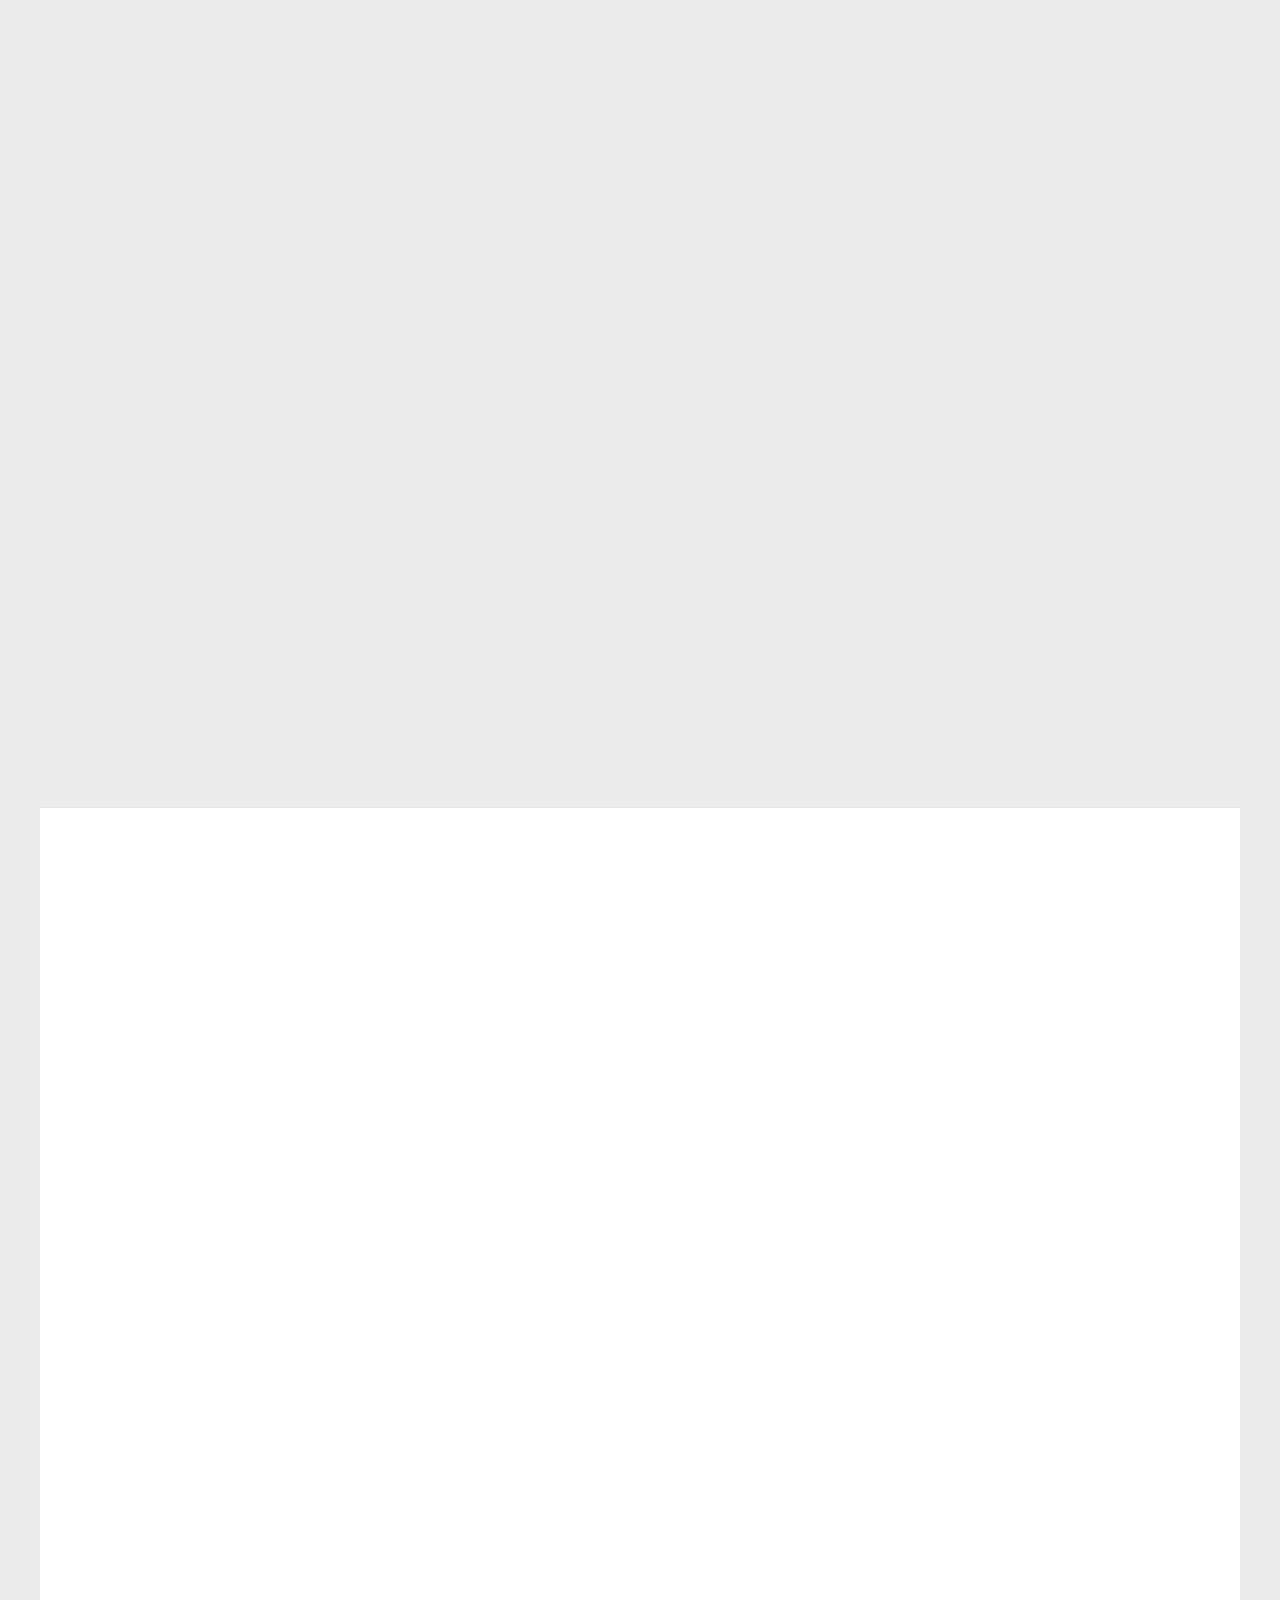
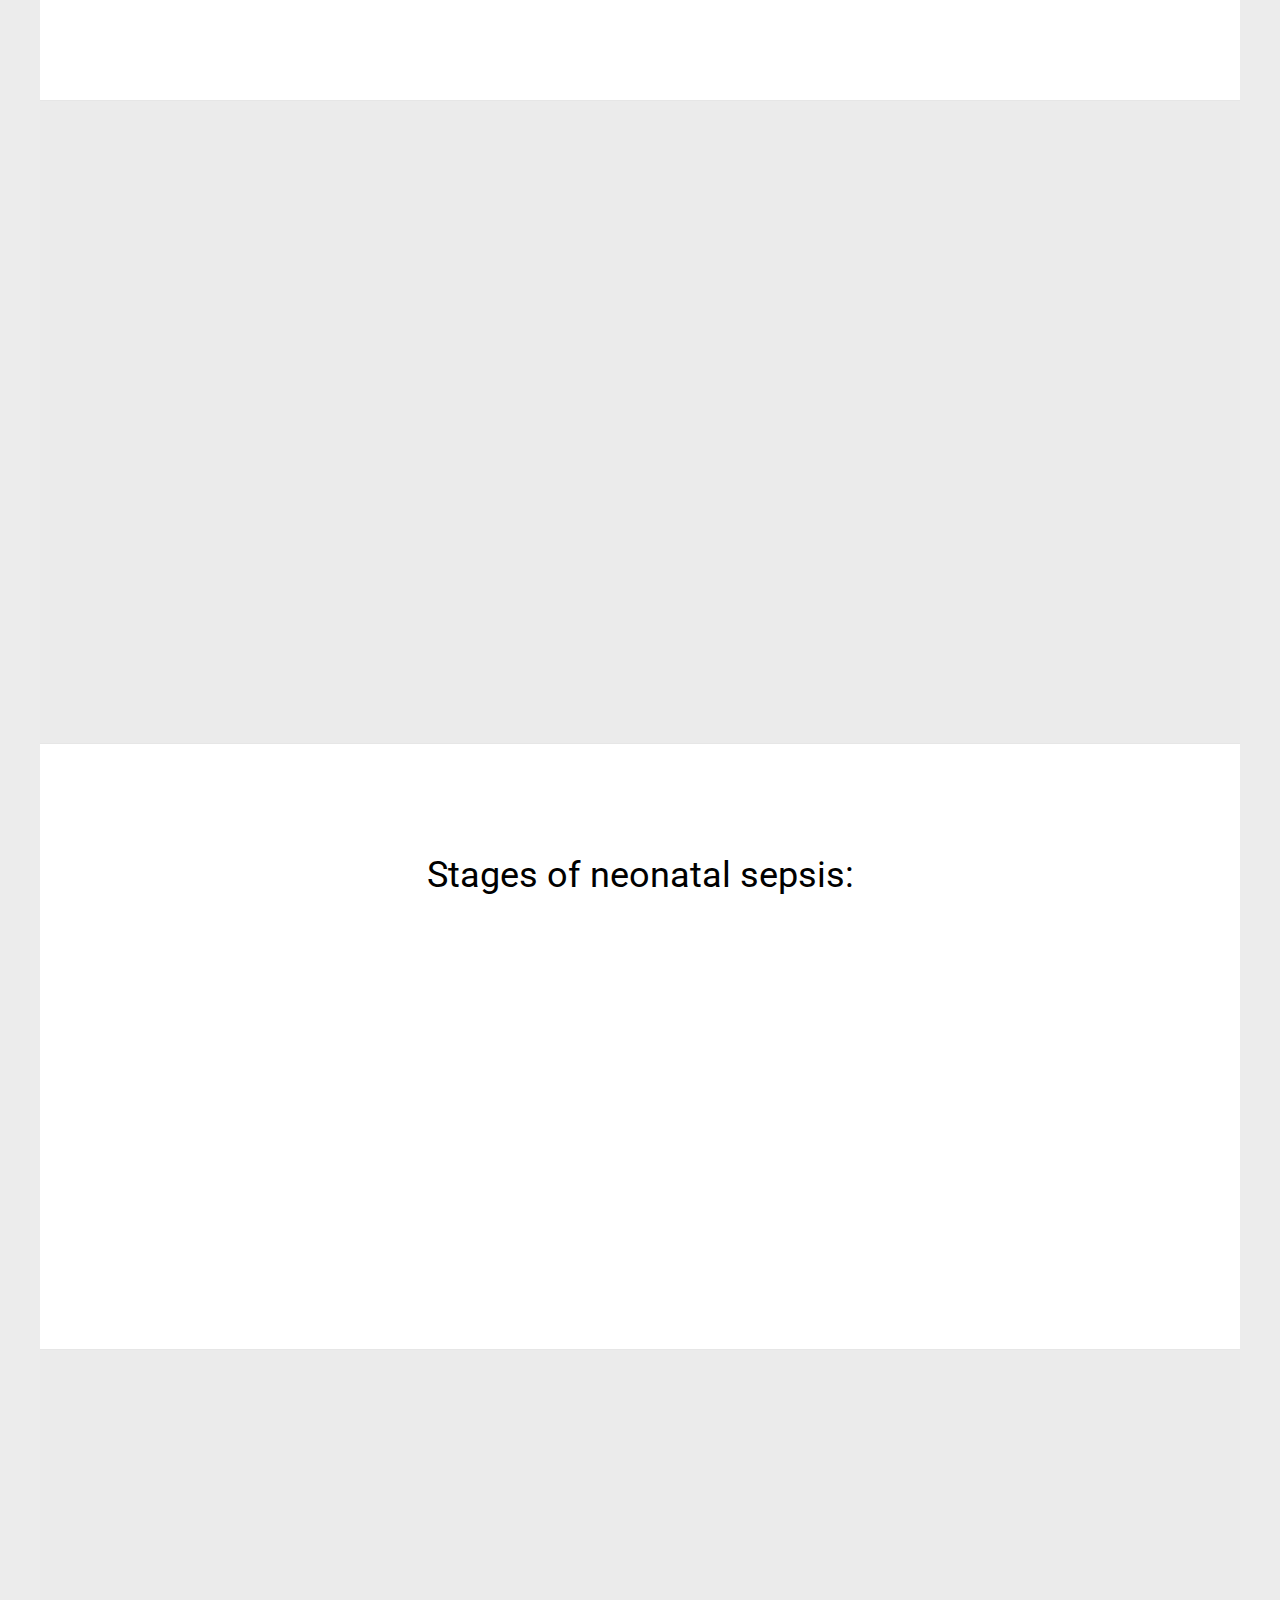
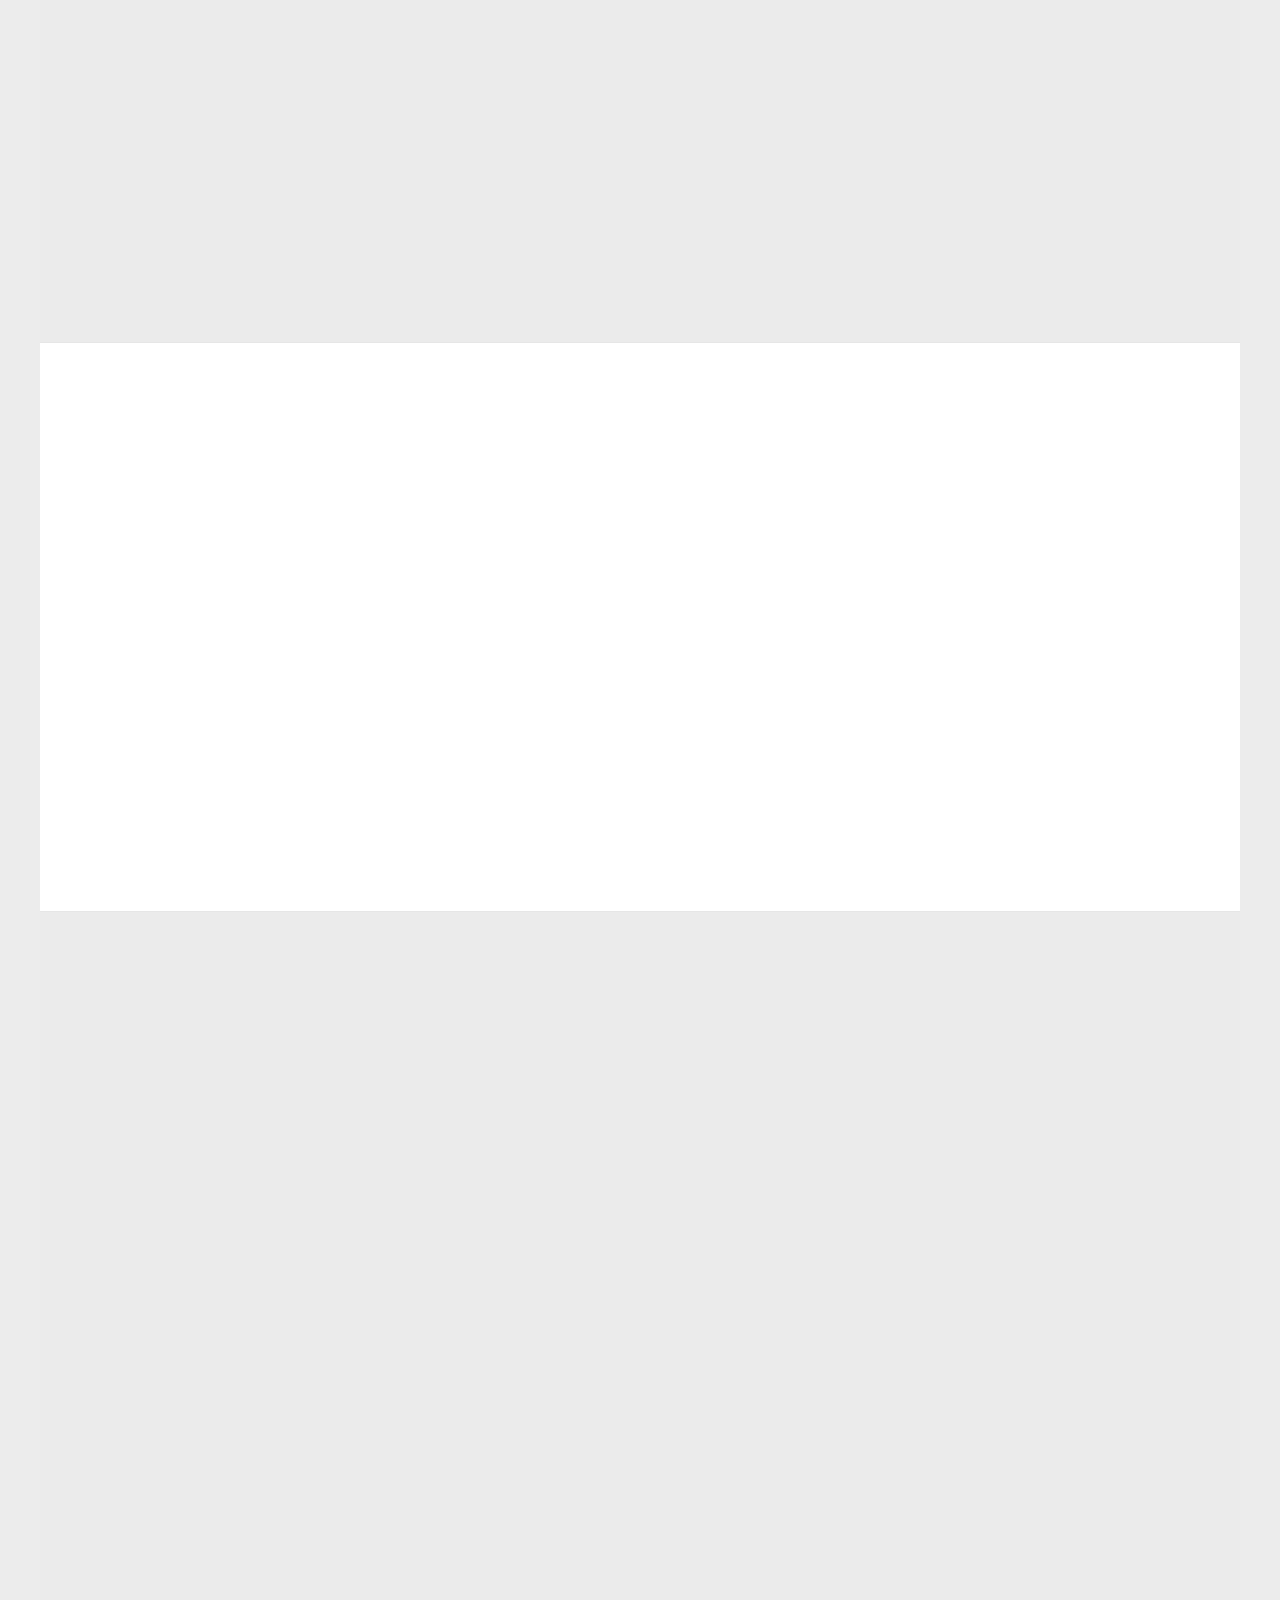
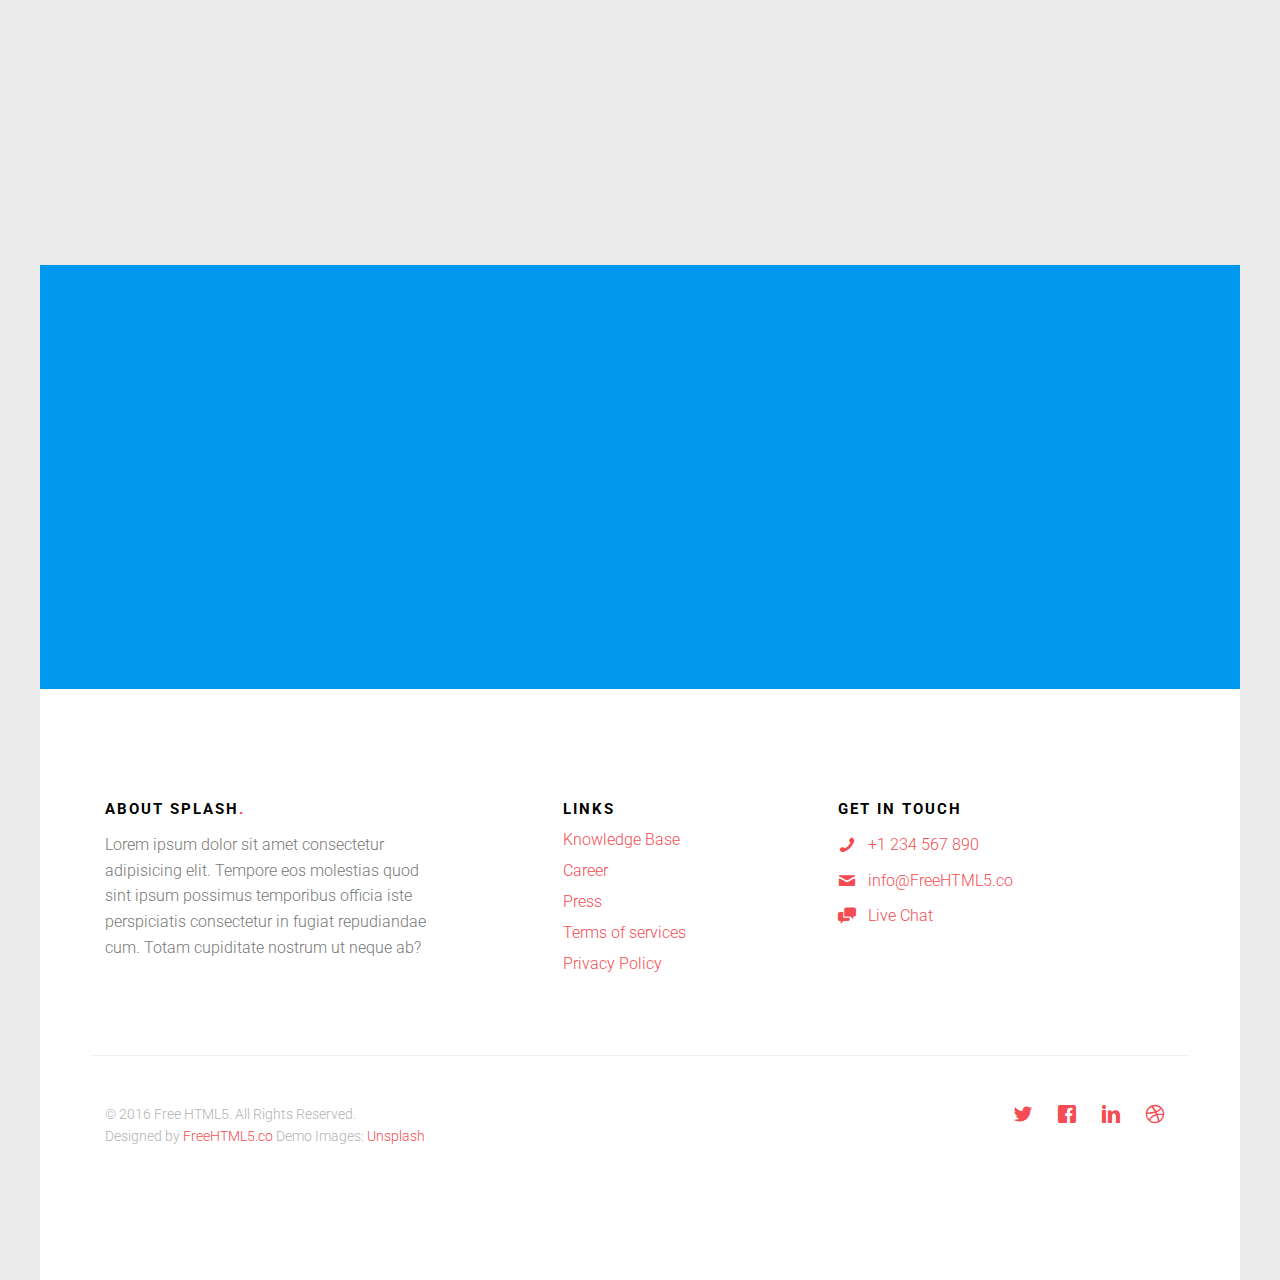
<file: features.html>
<!DOCTYPE HTML>
<html>
	<head>
	<meta charset="utf-8">
	<meta http-equiv="X-UA-Compatible" content="IE=edge">
	<title>Splash &mdash; Free Website Template, Free HTML5 Template by FreeHTML5.co</title>
	<meta name="viewport" content="width=device-width, initial-scale=1">
	<meta name="description" content="Free HTML5 Website Template by FreeHTML5.co" />
	<meta name="keywords" content="free website templates, free html5, free template, free bootstrap, free website template, html5, css3, mobile first, responsive" />
	<meta name="author" content="FreeHTML5.co" />
	<!-- 
	//////////////////////////////////////////////////////

	FREE HTML5 TEMPLATE 
	DESIGNED & DEVELOPED by FREEHTML5.CO
		
	Website: 		http://freehtml5.co/
	Email: 			info@freehtml5.co
	Twitter: 		http://twitter.com/fh5co
	Facebook: 		https://www.facebook.com/fh5co

	//////////////////////////////////////////////////////
	 -->

  	<!-- Facebook and Twitter integration -->
	<meta property="og:title" content=""/>
	<meta property="og:image" content=""/>
	<meta property="og:url" content=""/>
	<meta property="og:site_name" content=""/>
	<meta property="og:description" content=""/>
	<meta name="twitter:title" content="" />
	<meta name="twitter:image" content="" />
	<meta name="twitter:url" content="" />
	<meta name="twitter:card" content="" />

	<link href="https://fonts.googleapis.com/css?family=Roboto:300,400,700" rel="stylesheet">
	
	<!-- Animate.css -->
	<link rel="stylesheet" href="css/animate.css">
	<!-- Icomoon Icon Fonts-->
	<link rel="stylesheet" href="css/icomoon.css">
	<!-- Themify Icons-->
	<link rel="stylesheet" href="css/themify-icons.css">
	<!-- Bootstrap  -->
	<link rel="stylesheet" href="css/bootstrap.css">

	<!-- Magnific Popup -->
	<link rel="stylesheet" href="css/magnific-popup.css">

	<!-- Owl Carousel  -->
	<link rel="stylesheet" href="css/owl.carousel.min.css">
	<link rel="stylesheet" href="css/owl.theme.default.min.css">

	<!-- Theme style  -->
	<link rel="stylesheet" href="css/style.css">

	<!-- Modernizr JS -->
	<script src="js/modernizr-2.6.2.min.js"></script>
	<!-- FOR IE9 below -->
	<!--[if lt IE 9]>
	<script src="js/respond.min.js"></script>
	<![endif]-->
        
        <script src="//cdn.wordart.com/wordart.min.js" async defer></script>


	</head>
	<body>
		
	<div class="gtco-loader"></div>
	
	<div id="page">

	
	<div class="page-inner">
	<nav class="gtco-nav" role="navigation">
		<div class="gtco-container">
			
			
			<div class="row">
				<div class="col-sm-4 col-xs-12">
					<div id="gtco-logo"><a href="index.html">Canadian Sepsis Foundation <em>.</em></a></div>
				</div>
				<div class="col-xs-6 text-right menu-1">
					<ul>
						<li class="has-dropdown">
                                                    <a href="features.html">Understanding Sepsis</a>
                                                    <ul class="dropdown" style="width:200px;">
								<li><a href="features.html">Understanding Sepsis</a></li>
								<li><a href="prevention.html">Prevention</a></li>
								<li><a href="cause.html">Cause And Symptoms</a></li>
								<li><a href="diagnosis.html">Diagnosis and Treatment</a></li>
                                                                <li><a href="hospital.html">Sepsis and the Hospital</a></li>
							</ul>
                                                
                                                </li>
						<li><a href="tour.html">Tour</a></li>
						<li class="has-dropdown">
							<a href="#">Dropdown</a>
							<ul class="dropdown">
								<li><a href="#">Web Design</a></li>
								<li><a href="#">eCommerce</a></li>
								<li><a href="#">Branding</a></li>
								<li><a href="#">API</a></li>
							</ul>
						</li>
						<li><a href="pricing.html">Pricing</a></li>
						<li><a href="contact.html">Contact</a></li>
                                                <li></li>
						<!-- <li class="btn-cta"><a href="#"><span>Get started</span></a></li> -->
					</ul>
                                    
				</div>
                                <div class="col-xs-offset-3 text-right" id="google_translate_element">
                                    
                                    <script type="text/javascript">
                                            function googleTranslateElementInit() {
                                              new google.translate.TranslateElement({pageLanguage: 'en', includedLanguages: 'en,fr,pa,sv,th,zh-TW', layout: google.translate.TranslateElement.InlineLayout.SIMPLE}, 'google_translate_element');
                                            }
                                    </script>
                                    <script type="text/javascript" src="//translate.google.com/translate_a/element.js?cb=googleTranslateElementInit"></script>
                                </div>
			</div>
			
		</div>
	</nav>
	
	<header id="gtco-header" class="gtco-cover gtco-cover-sm" role="banner" style="background-image: url(images/img_2.jpg)">
		<div class="overlay"></div>
		<div class="gtco-container">
			<div class="row">
				<div class="col-md-12 col-md-offset-0 text-left">
					

					<div class="row row-mt-15em">

						<div class="col-md-5 mt-text animate-box" data-animate-effect="fadeInUp">
							<span class="intro-text-small">See the detailed information on </span>
							<h1>What is Sepsis.</h1>	
						</div>
                                                <div class="col-md-5 col-md-push-1 animate-box" data-animate-effect="fadeInRight" id="design" style="width: 400px; height: 400px;margin-top:-100px;" data-wordart-src="//cdn.wordart.com/json/shka440qh0z2" data-wordart-show-attribution>
							
						</div>
						
					</div>
							
					
				</div>
			</div>
		</div>
	</header>
	
            <div id="gtco-features" class="border-bottom">
		<div class="gtco-container">
			<div class="row">
				<div class="col-md-9 col-md-offset-2 text-center gtco-heading animate-box">
					<h2>Overview</h2>
                                        <p>Internationally, sepsis has been reported in 15% of all Intensive Care Unit (ICU) patients. Even with improvements in health care, the frequency of sepsis continues to increase. It is estimated that 1 in 18 deaths in Canada are related to sepsis, making it the 12th leading cause of death nationally. Although sepsis is not commonly cited as the primary cause of death, it is often a significant contributing factor. Between 2009 and 2011, sepsis was implicated in 53.4% of deaths from infectious diseases, which includes conditions ranging from bacterial intestinal infections to pneumonia. </p>
                                            <p>Many patients diagnosed with sepsis require care in the ICU, placing a considerable burden on the health care system. The total cost of treating sepsis in Canada amounts to $325 million annually. These numbers are equally reflective of the broader problem. A global assessment of the burden of sepsis found that 29.5% of hospital patients had sepsis and a third of this group died from the condition during their stay. Sepsis also remains to be the leading cause of death in Third World countries. It is thought that 3 in 1000 people are affected by sepsis which equates to 18 million people per year. At both the national and international levels, sepsis is undoubtedly a significant strain.                                  </p>
				</div>
			</div>
                    </div>
                </div>
            
        
            <div id="gtco-features" class="border-bottom" style="background-color:#ebebeb;color:#000000;">
		<div class="gtco-container">
			<div class="row">
				<div class="col-md-9 col-md-offset-2 text-center gtco-heading animate-box" >
					<h2>Definition of Sepsis</h2>
                                        <p>The definition of sepsis was re-written in 2016 by an international task force consisting of 19 experts on sepsis in response to an outdated former definition developed in 2001. This updated definition now known as Sepsis 3 states that “sepsis is a life-threatening condition that arises when the body’s response to an infection injures its own tissues and organs.” Sepsis-3 now gives us a new definition of sepsis, and the sub-category of septic shock.</p>

<p>Further research is needed to determine how the Sepsis-3 definitions will help healthcare professionals recognize sepsis.</p>

<p>The previous definition of sepsis included an intermediate stage between sepsis and septic shock titled “severe sepsis.” Severe sepsis had a vague description which made it confusing to classify the severity of someone suffering from an infection. The imprecise description of severe sepsis also led to a lack of standardization in treatment. </p>

<p>By taking out the intermediate classification of sepsis, it is hoped that it will improve the accuracy and quality of diagnosis and treatment of affected patients.</p>

<p>The Sepsis-3 definitions are based on the qSOFA score (quick Sequential Organ Failure Assessment) which has been proven to better diagnose sepsis than the previous SIRS (Systemic Inflammatory Response Syndrome) criteria. 
                                        </p>
				</div>
			</div>
                    </div>
                </div>
            
            
	
	<div id="gtco-features" class="border-bottom">
		<div class="gtco-container">
			<div class="row">
				<div class="col-md-4 col-md-offset-1 text-left gtco-heading animate-box">
					<h2>Sepsis</h2>
                                        <p>Sepsis is a result of cardiovascular dysfunction which can progress to septic shock. </p>
                                        <p>The major difference is that individuals with septic shock experience a drastic decrease in blood pressure leading to a much higher likelihood of death. </p>
                                            <p>The criteria for the diagnoses of sepsis are as follows:</p>
                                            <ul>
                                                <li>Sepsis for adults (>12 years)​</li>
                                                <li>Altered mental state</li>
                                                <li>​Systolic blood pressure ≤ 100 mmHg</li>
                                                <li>​Breathing rate > 22 beats/min</li>
                                                <li>​Acute change in total SOFA score ≥ 2 points</li>
                                            </ul>
                                            
				</div>
                                <div class="col-md-4 col-md-offset-2 text-left gtco-heading animate-box">
					<h2>Septic Shock</h2>
                                        <p>The definition of septic shock includes the aforementioned definition of sepsis with the addition of the following criteria:</p>
                                        <ul>
                                                <li>patient's need for medication to maintain an adequate blood pressure level (M622 ean Arterial Pressure > 65 mmHg)</li>
                                                <li>​Inadequate levels of oxygen present in the bloodstream despite adequate liquid provided  (serum lactate level > 2 mmol/L)</li>
                                            </ul>
                                        
				</div>
			</div>
                    
                 
		</div>
	</div>
            
            
             <div id="gtco-features" class="border-bottom" style="background-color:#ebebeb;color:#000000;">
		<div class="gtco-container">
			<div class="row">
				<div class="col-md-9 col-md-offset-2 text-center gtco-heading animate-box">
					<h2>Pediatric Sepsis : Is your child at risk?</h2>
                                        <p>
                                            The following conditions mean that your child is at higher risk: 
                                        </p>
                                        <p>
                                        <ul class="text-left" style="margin-left: 125px;">
                                                <li>Babies less than one month old are at the highest risk.</li>
                                                <li>Premature babies Low birth weight</li>
                                                <li>Pediatric patient with an injury</li>
                                                <li>Post-surgical patients</li>
                                                <li>Mothers with symptoms of an infection</li>
                                                <li>Genetic factors</li>
                                                <li>Presence of an underlying illness (e.g. HIV, cancer, diabetes)</li>
                                                <li>Males have a higher chance of being septic </li>
                                            </ul>
                                        </p>    
                                
                                </div>
			</div>
                    </div>
                </div>
            
            
            
            <div id="gtco-features" class="border-bottom">
		<div class="gtco-container">
                    <h1 class="text-center"> ​Stages of neonatal sepsis:</h1>
			<div class="row">
				<div class="col-md-4 col-md-offset-1 text-left gtco-heading animate-box">
					<h3>Early onset (up until 72 hours after birth)</h3>
                                        <p><ul><li>85% of newborns that develop early onset sepsis present symptoms within the first 24 hours ​</li></ul></p>
                                        <p><ul><li>Early onset sepsis is usually caused by pathogens from the mother’s body</li></ul></p>    
                                
				</div>
                                <div class="col-md-4 col-md-offset-2 text-left gtco-heading animate-box">
					<h3>Late onset (from 4 to 90 days after birth)</h3>
                                        <p><ul><li>Caused by pathogens from the home environment</li></ul></p>
                                        
                                </div>
			</div>
                    
                 
		</div>
	</div>
            
            
            
        <div id="gtco-features" class="border-bottom" style="background-color:#ebebeb;color:#000000;">
		<div class="gtco-container">
			<div class="row">
				<div class="col-md-9 col-md-offset-2 text-center gtco-heading animate-box">
					<h2>How can you reduce the chance of your child getting neonatal sepsis?</h2>
                                        <p>Ensuring that your child has the proper vaccines is the first step towards reducing the likelihood of developing sepsis. The most common childhood diseases are rubella and varicella. Furthermore, close attention to wounds and common infections is critical as they can escalate if left untreated. Finally, paying close attention to general hygiene will diminish the likelihood of developing sepsis. </p>
				</div>
			</div>
                    </div>
        </div>    
            
        <div id="gtco-features" class="border-bottom">
		<div class="gtco-container">
			<div class="row">
				<div class="col-md-9 col-md-offset-2 text-center gtco-heading animate-box">
					<h2>Why should I be worried about neonatal sepsis?</h2>
                                        <p>Sepsis and meningitis are responsible for the most neonatal deaths in developing countries. Around one million neonatal deaths are caused by sepsis/pneumonia annually. Between 1990 and 2015 the global newborn mortality has fallen from 5.1 million to 2.7 million deaths. However, without treatment septic shock in children still has a mortality rate of over 80%. The survival rate is dramatically increased when appropriately diagnosed and treated.</p>
				</div>
			</div>
                    </div>
        </div>      
            
         <div id="gtco-features" class="border-bottom" style="background-color:#ebebeb;color:#000000;">
		<div class="gtco-container">
			<div class="row">
				<div class="col-md-9 col-md-offset-2 text-center gtco-heading animate-box">
					<h2>Aboriginals and Effects of Canadian Racial Diversity</h2>
                                        <p>There is currently no evidence that sepsis itself has a higher or lower prevalence in Aboriginal populations or any racial population in Canada. However, there is evidence that suggests that Aboriginal populations are more likely to contract certain infections that can lead to sepsis.</p>
                                        <p>For instance, the H1N1 viral infection pandemic of 2009 had a high occurrence in the Canadian Aboriginal population. One study found that a quarter of the study population that contracted H1N1 were Aboriginal.</p>
                                        <p>Aboriginal populations in the Canada prairies and rural Australia are more susceptible to developing a certain infection called MRSA (Methicillin-resistant Staphylococcus aureus) that can lead to sepsis. The Australian study suggests that higher standards of housing and hygiene along with appropriate use of antibiotics would be beneficial to the health of this population.</p>
                                        <p>Neonatal early-onset group B streptococcal (GBS) infections can lead to sepsis in babies. It has been shown that Aboriginal babies born in hospitals in Australia were three times more likely to develop sepsis from GBS than non-Aboriginal babies.  </p>
				</div>
			</div>
                    </div>
        </div>      
            

	<div id="gtco-subscribe">
		<div class="gtco-container">
			<div class="row animate-box">
				<div class="col-md-8 col-md-offset-2 text-center gtco-heading">
					<h2>Subscribe</h2>
					<p>Be the first to know about the new templates.</p>
				</div>
			</div>
			<div class="row animate-box">
				<div class="col-md-8 col-md-offset-2">
					<form class="form-inline">
						<div class="col-md-6 col-sm-6">
							<div class="form-group">
								<label for="email" class="sr-only">Email</label>
								<input type="email" class="form-control" id="email" placeholder="Your Email">
							</div>
						</div>
						<div class="col-md-6 col-sm-6">
							<button type="submit" class="btn btn-default btn-block">Subscribe</button>
						</div>
					</form>
				</div>
			</div>
		</div>
	</div>

	<footer id="gtco-footer" role="contentinfo">
		<div class="gtco-container">
			<div class="row row-p	b-md">

				<div class="col-md-4">
					<div class="gtco-widget">
						<h3>About <span class="footer-logo">Splash<span>.<span></span></h3>
						<p>Lorem ipsum dolor sit amet consectetur adipisicing elit. Tempore eos molestias quod sint ipsum possimus temporibus officia iste perspiciatis consectetur in fugiat repudiandae cum. Totam cupiditate nostrum ut neque ab?</p>
					</div>
				</div>

				<div class="col-md-4 col-md-push-1">
					<div class="gtco-widget">
						<h3>Links</h3>
						<ul class="gtco-footer-links">
							<li><a href="#">Knowledge Base</a></li>
							<li><a href="#">Career</a></li>
							<li><a href="#">Press</a></li>
							<li><a href="#">Terms of services</a></li>
							<li><a href="#">Privacy Policy</a></li>
						</ul>
					</div>
				</div>

				<div class="col-md-4">
					<div class="gtco-widget">
						<h3>Get In Touch</h3>
						<ul class="gtco-quick-contact">
							<li><a href="#"><i class="icon-phone"></i> +1 234 567 890</a></li>
							<li><a href="#"><i class="icon-mail2"></i> info@FreeHTML5.co</a></li>
							<li><a href="#"><i class="icon-chat"></i> Live Chat</a></li>
						</ul>
					</div>
				</div>

			</div>

			<div class="row copyright">
				<div class="col-md-12">
					<p class="pull-left">
						<small class="block">&copy; 2016 Free HTML5. All Rights Reserved.</small> 
						<small class="block">Designed by <a href="http://FreeHTML5.co/" target="_blank">FreeHTML5.co</a> Demo Images: <a href="http://unsplash.co/" target="_blank">Unsplash</a></small>
					</p>
					<p class="pull-right">
						<ul class="gtco-social-icons pull-right">
							<li><a href="#"><i class="icon-twitter"></i></a></li>
							<li><a href="#"><i class="icon-facebook"></i></a></li>
							<li><a href="#"><i class="icon-linkedin"></i></a></li>
							<li><a href="#"><i class="icon-dribbble"></i></a></li>
						</ul>
					</p>
				</div>
			</div>

		</div>
	</footer>
	</div>

	</div>

	<div class="gototop js-top">
		<a href="#" class="js-gotop"><i class="icon-arrow-up"></i></a>
	</div>
	
	<!-- jQuery -->
	<script src="js/jquery.min.js"></script>
	<!-- jQuery Easing -->
	<script src="js/jquery.easing.1.3.js"></script>
	<!-- Bootstrap -->
	<script src="js/bootstrap.min.js"></script>
	<!-- Waypoints -->
	<script src="js/jquery.waypoints.min.js"></script>
	<!-- Carousel -->
	<script src="js/owl.carousel.min.js"></script>
	<!-- countTo -->
	<script src="js/jquery.countTo.js"></script>
	<!-- Magnific Popup -->
	<script src="js/jquery.magnific-popup.min.js"></script>
	<script src="js/magnific-popup-options.js"></script>
	<!-- Main -->
	<script src="js/main.js"></script>

	</body>
</html>
</file>
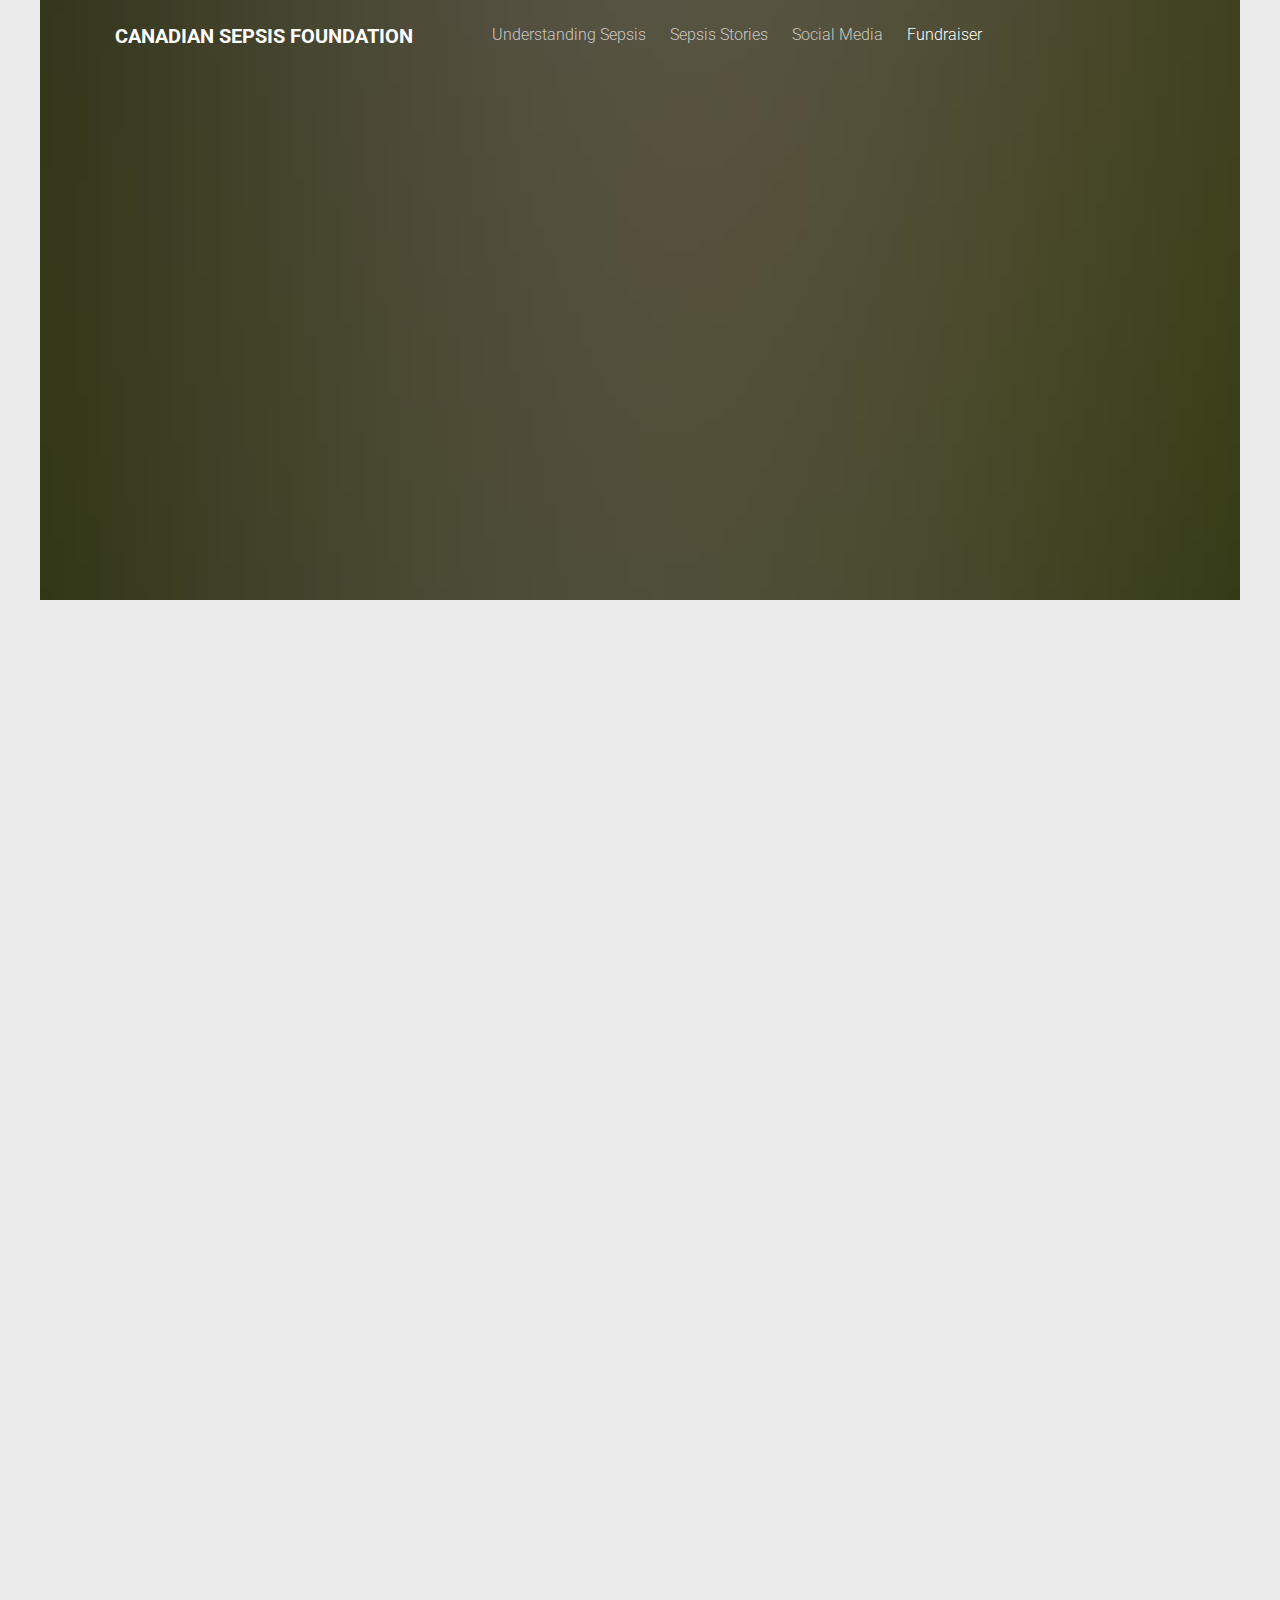
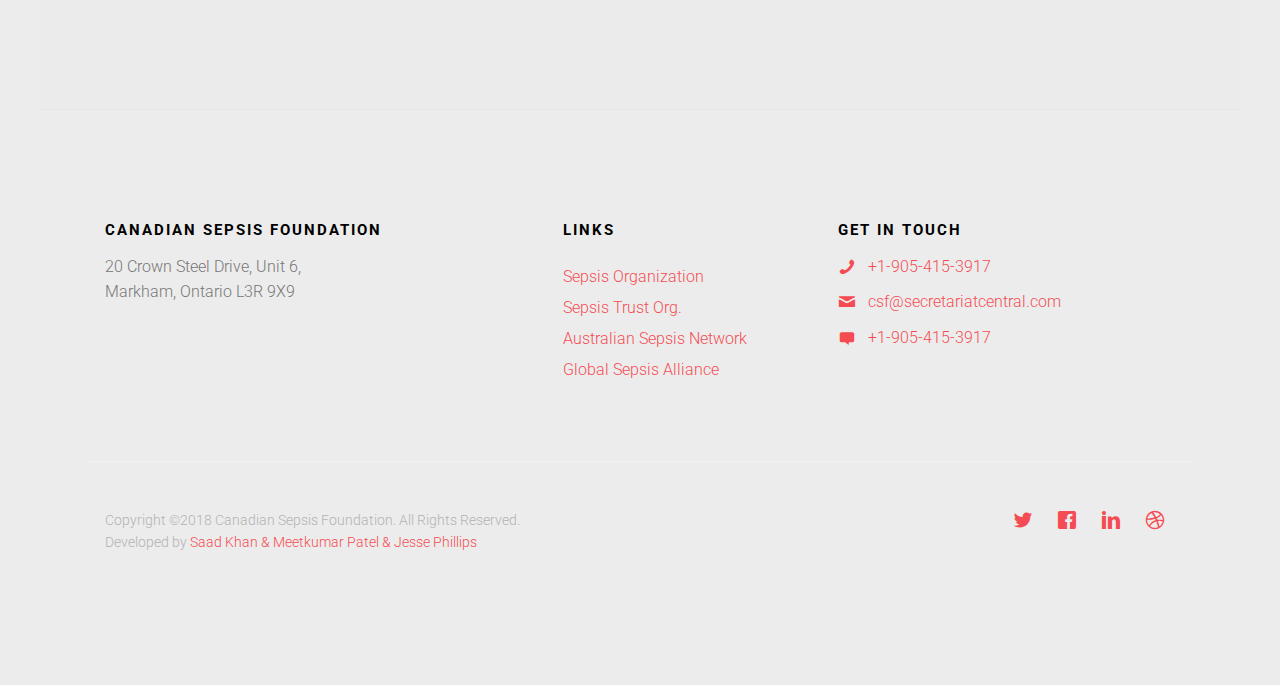
<file: fundraiser.html>
<!DOCTYPE HTML>
<html>

<head>
	<meta charset="utf-8">
	<meta http-equiv="X-UA-Compatible" content="IE=edge">
	<title>Canadian Sepsis Foundation</title>
	<meta name="viewport" content="width=device-width, initial-scale=1">

	<link href="https://fonts.googleapis.com/css?family=Roboto:300,400,700" rel="stylesheet">

	<!-- Animate.css -->
	<link rel="stylesheet" href="css/animate.css">
	<!-- Icomoon Icon Fonts-->
	<link rel="stylesheet" href="css/icomoon.css">
	<!-- Themify Icons-->
	<link rel="stylesheet" href="css/themify-icons.css">
	<!-- Bootstrap  -->
	<link rel="stylesheet" href="css/bootstrap.css">

	<!-- Magnific Popup -->
	<link rel="stylesheet" href="css/magnific-popup.css">

	<!-- Owl Carousel  -->
	<link rel="stylesheet" href="css/owl.carousel.min.css">
	<link rel="stylesheet" href="css/owl.theme.default.min.css">

	<!-- Theme style  -->
	<link rel="stylesheet" href="css/style.css">

	<!-- Modernizr JS -->
	<script src="js/modernizr-2.6.2.min.js"></script>
	<!-- FOR IE9 below -->
	<!--[if lt IE 9]>
	<script src="js/respond.min.js"></script>
	<![endif]-->

	<script src="//cdn.wordart.com/wordart.min.js" async defer></script>
	<style>
		.google_translate_element select{
                display:none;
            }
            
             
        .responsive {
            width: 100%;
            height: auto;
            }
           
            </style>

</head>

<body>

	<div class="gtco-loader"></div>

	<div id="page">


		<div class="page-inner">
			<nav class="gtco-nav" role="navigation">
				<div class="gtco-container">


					<div class="row">
						<div class="col-sm-4 col-xs-12">
							<div id="gtco-logo"><a href="index.html">Canadian Sepsis Foundation <em></em></a></div>
						</div>
						<div class="col-xs-6 text-right menu-1">
							<ul>
								<li class="has-dropdown">
									<a href="understanding.html">Understanding Sepsis</a>
									<ul class="dropdown" style="width:200px;">
										<li><a href="understanding.html">Understanding Sepsis</a></li>
										<li><a href="cause.html">Causes And Symptoms</a></li>
										<li><a href="prevention.html">Prevention</a></li>

									</ul>

								</li>
								<li><a href="stories.html">Sepsis Stories</a></li>
								<li><a href="socialmedia.html">Social Media</a></li>
								<li class="active"><a href="fundraiser.html">Fundraiser</a></li>
								<!-- <li class="btn-cta"><a href="#"><span>Get started</span></a></li> -->
							</ul>

						</div>
						<div class="col-xs-offset-3 text-right " id="google_translate_element">

							<script type="text/javascript">
								function googleTranslateElementInit() {
									new google.translate.TranslateElement({
										pageLanguage: 'en',
										includedLanguages: 'ar,de,en,es,fr,ga,it,ja,ur,zh-CN',
										layout: google.translate.TranslateElement.InlineLayout.SIMPLE
									}, 'google_translate_element');
								}
							</script>
							</script>
							<script type="text/javascript" src="//translate.google.com/translate_a/element.js?cb=googleTranslateElementInit"></script>
						</div>
					</div>

				</div>
			</nav>


			<header id="gtco-header" class="gtco-cover gtco-cover-sm" role="banner" style="background-image: url(images/img_5.jpg)">
				<div class="overlay"></div>
				<div class="gtco-container">
					<div class="row">
						<div class="col-md-12 col-md-offset-0 text-left">


							<div class="row row-mt-12em">

								<div class="col-sm-6 mt-text animate-box" data-animate-effect="fadeInUp">
									<img src="images/Logo.jpg" alt="SepsisLogo" class="responsive" />
									<br><br><span class="intro-text-small">See the detailed information on </span>
									<h1>Fundraisers</h1>
								</div>
								<div class="col-sm-6 col-md-push-1 animate-box hidden-xs hidden-sm" data-animate-effect="fadeInRight" id="design"
								 style="width: 400px; height: 400px;margin-top:5%;" data-wordart-src="//cdn.wordart.com/json/shka440qh0z2"
								 data-wordart-show-attribution>

								</div>

							</div>


						</div>
					</div>
				</div>
			</header>



			<div class="gtco-section border-bottom" style="background-color:#ebebeb;color:#000000;">
				<div class="gtco-container">

					<div class="row">
						<div class="col-md-12 macbook-wrap  text-center animate-box" data-animate-effect="fadeInRight">
							<h2>Our Fundraisers account is as below</h2>
							<embed height="600dp" width="100%" src="https://www.gofundme.com/canadian-sepsis-foundation&image=1&coinfo=1&preview=1"
							 type="text/html"></embed>

							<br>
							<p>The Canadian Sepsis Foundation is a not-for-profit group that is bringing awareness to the public regarding
								the severity and avoidability of sepsis related illnesses and deaths.

								Founded in 2017, the CSF is focused on bringing attention to the the most avoidable cause of death in Canada. 1
								in 18 deaths in Canada are related to sepsis and it effects millions of people everyday.

								Your donations will help;

								- Educate Canadians about sepsis including its risks, prevention, treatment, and outcomes

								- Advocate for improvements in prevention and care by raising awareness of the burden of sepsis on Canadian
								health care system

								- Support survivors of sepsis and their families through advocacy and networking

								- Support sepsis research including strategies for prevention, recognition, treatment, capacity building and
								innovations in care

								- Develop the CSF Strategic Plan

								- Develop Patient Stories for posting on the CSF website

								- Develop a CSF National Advertising Strategy


								All funds raised go directly to the foundation.

								Thank you and please visit or contact us at
							</p>
						</div>
					</div>
				</div>
			</div>




		</div>
	</div>






	<footer id="gtco-footer" role="contentinfo">
		<div class="gtco-container">
			<div class="row row-p	b-md">

				<div class="col-md-4">
					<div class="gtco-widget">
						<h3><span class="footer-logo">Canadian Sepsis Foundation<span><span></span></h3>
						<p>20 Crown Steel Drive, Unit 6,<br> Markham, Ontario L3R 9X9</p>
					</div>
				</div>

				<div class="col-md-4 col-md-push-1">
					<div class="gtco-widget">
						<h3>Links</h3>
						<ul class="gtco-footer-links">
							<li><a href="#"></a></li>
							<li><a href="https://www.sepsis.org/">Sepsis Organization</a></li>
							<li><a href="https://sepsistrust.org/">Sepsis Trust Org.</a></li>
							<li><a href="https://www.australiansepsisnetwork.net.au/">Australian Sepsis Network</a></li>
							<li><a href="https://www.global-sepsis-alliance.org/members/">Global Sepsis Alliance</a></li>


						</ul>
					</div>
				</div>

				<div class="col-md-4">
					<div class="gtco-widget">
						<h3>Get In Touch</h3>
						<ul class="gtco-quick-contact">
							<li><a href="#"><i class="icon-phone"></i> +1-905-415-3917</a></li>
							<li><a href="mailto:csf@secretariatcentral.com?subject=Canadian Sepsis Foundation&body=Greetings"><i class="icon-mail2"></i>csf@secretariatcentral.com</a></li>
							<li><a href="#"><i class="icon-message"></i> +1-905-415-3917</a></li>
						</ul>
					</div>
				</div>

			</div>

			<div class="row copyright">
				<div class="col-md-12">
					<p class="pull-left">
						<small class="block">Copyright &copy;2018 Canadian Sepsis Foundation. All Rights Reserved.</small>
						<small class="block">Developed by <a href="#" target="_blank"> Saad Khan & Meetkumar Patel & Jesse Phillips</a></small>
					</p>
					<p class="pull-right">
						<ul class="gtco-social-icons pull-right">
							<li><a href="#"><i class="icon-twitter"></i></a></li>
							<li><a href="#"><i class="icon-facebook"></i></a></li>
							<li><a href="#"><i class="icon-linkedin"></i></a></li>
							<li><a href="#"><i class="icon-dribbble"></i></a></li>
						</ul>
					</p>
				</div>
			</div>

		</div>
	</footer>
	</div>

	</div>

	<div class="gototop js-top">
		<a href="#" class="js-gotop"><i class="icon-arrow-up"></i></a>
	</div>
	<script>
		$(function () {
			// activate scrollspy on sections side navigation
			$('body').scrollspy({
				target: '.fixed-side-navbar',
				offset: 200
			});

			// smoothscroll on sidenav click
			$('.fixed-side-navbar a').smoothScroll({
				offset: -100
			});
		});
	</script>
	<!-- jQuery -->
	<script src="js/jquery.min.js"></script>
	<!-- jQuery Easing -->
	<script src="js/jquery.easing.1.3.js"></script>
	<!-- Bootstrap -->
	<script src="js/bootstrap.min.js"></script>
	<!-- Waypoints -->
	<script src="js/jquery.waypoints.min.js"></script>
	<!-- Carousel -->
	<script src="js/owl.carousel.min.js"></script>
	<!-- countTo -->
	<script src="js/jquery.countTo.js"></script>
	<!-- Magnific Popup -->
	<script src="js/jquery.magnific-popup.min.js"></script>
	<script src="js/magnific-popup-options.js"></script>
	<!-- Main -->
	<script src="js/main.js"></script>

</body>

</html>
</file>
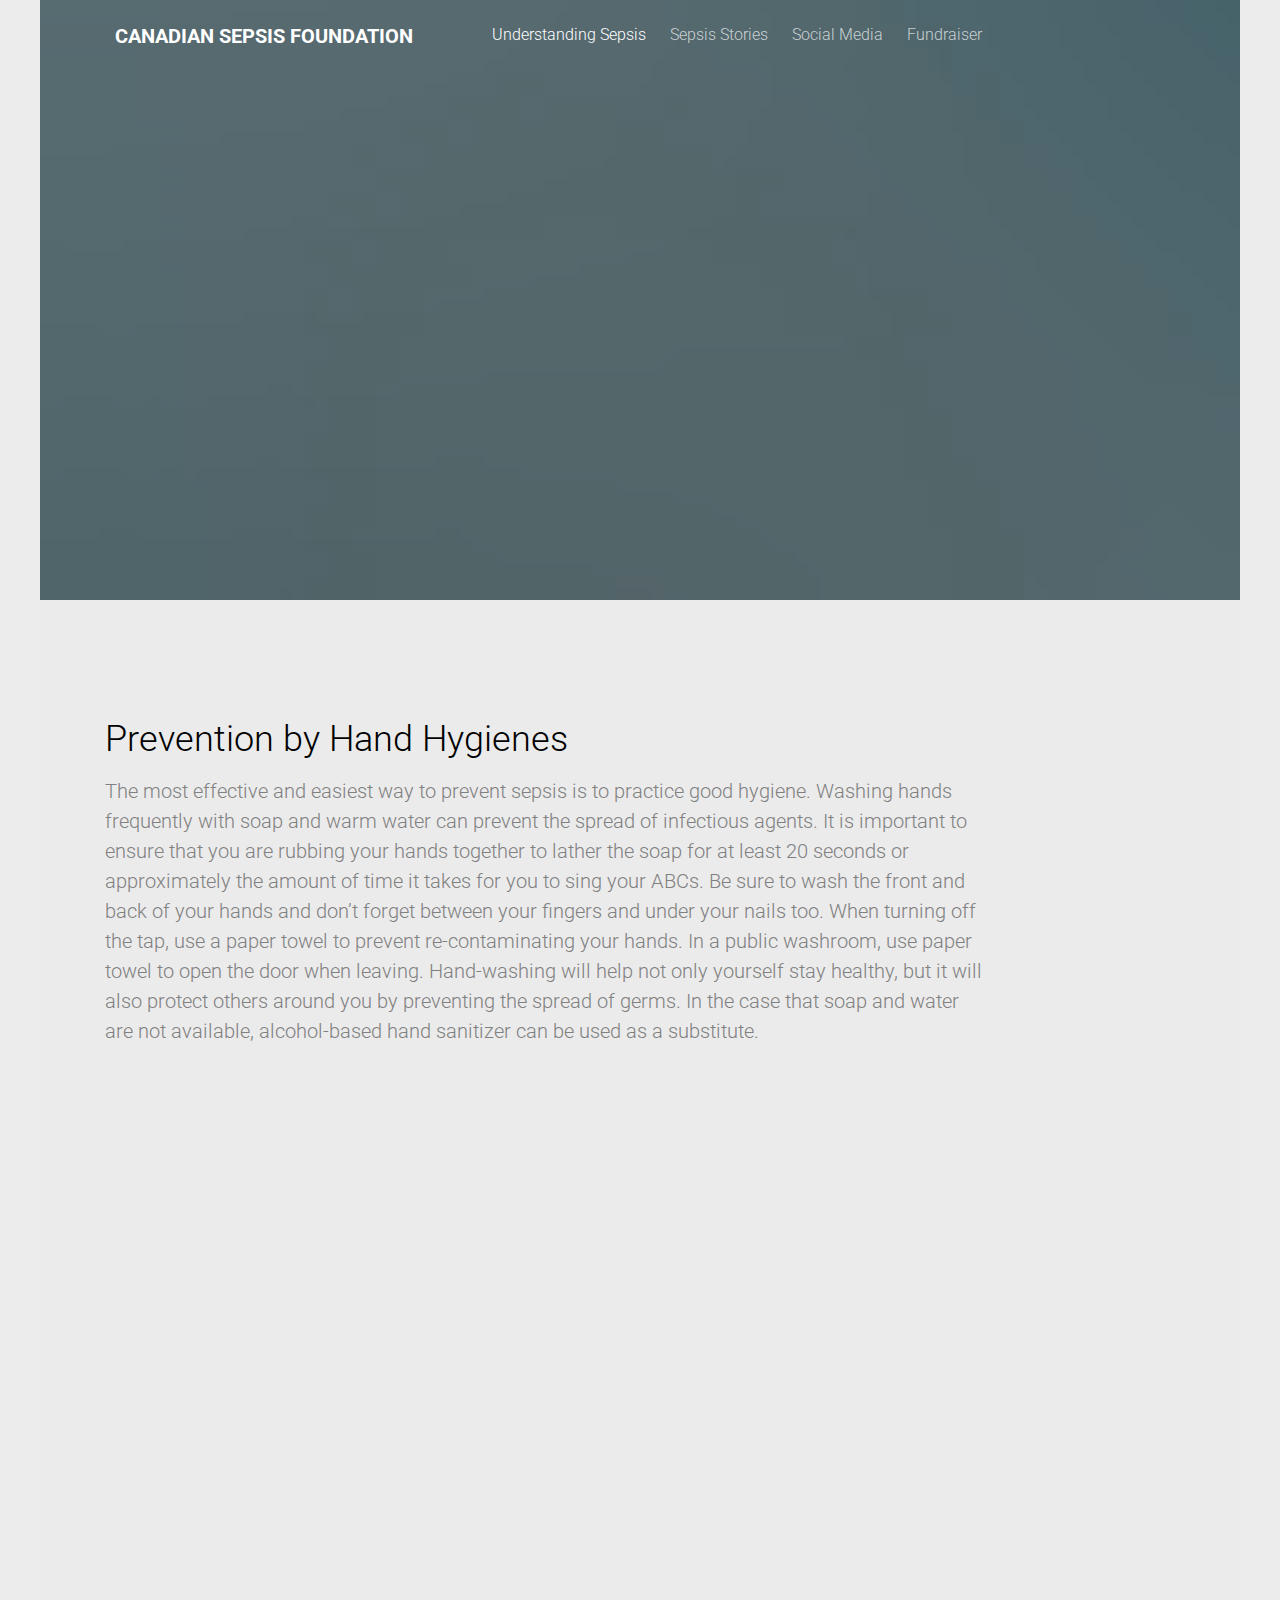
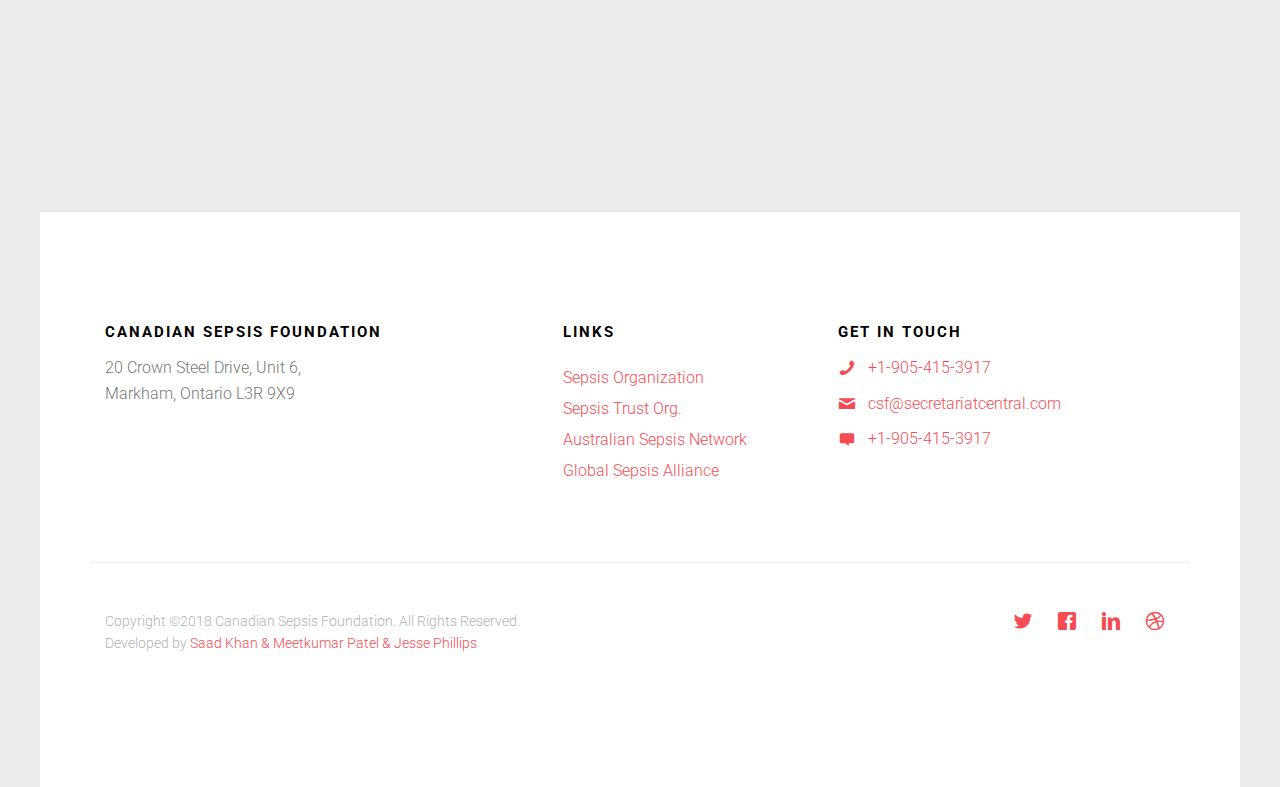
<file: prevention.html>
<!DOCTYPE HTML>
<html>

<head>
	<meta charset="utf-8">
	<meta http-equiv="X-UA-Compatible" content="IE=edge">
	<title>Canadian Sepsis Foundation</title>
	<meta name="viewport" content="width=device-width, initial-scale=1">

	<link href="https://fonts.googleapis.com/css?family=Roboto:300,400,700" rel="stylesheet">

	<!-- Animate.css -->
	<link rel="stylesheet" href="css/animate.css">
	<!-- Icomoon Icon Fonts-->
	<link rel="stylesheet" href="css/icomoon.css">
	<!-- Themify Icons-->
	<link rel="stylesheet" href="css/themify-icons.css">
	<!-- Bootstrap  -->
	<link rel="stylesheet" href="css/bootstrap.css">

	<!-- Magnific Popup -->
	<link rel="stylesheet" href="css/magnific-popup.css">

	<!-- Owl Carousel  -->
	<link rel="stylesheet" href="css/owl.carousel.min.css">
	<link rel="stylesheet" href="css/owl.theme.default.min.css">

	<!-- Theme style  -->
	<link rel="stylesheet" href="css/style.css">

	<!-- Modernizr JS -->
	<script src="js/modernizr-2.6.2.min.js"></script>
	<!-- FOR IE9 below -->
	<!--[if lt IE 9]>
	<script src="js/respond.min.js"></script>
	<![endif]-->

	<script src="//cdn.wordart.com/wordart.min.js" async defer></script>
	<style>
		.google_translate_element select{
                display:none;
            }
            
             
        .responsive {
            width: 100%;
            height: auto;
            }
           
            </style>

</head>

<body>

	<div class="gtco-loader"></div>

	<div id="page">


		<div class="page-inner">
			<nav class="gtco-nav" role="navigation">
				<div class="gtco-container">


					<div class="row">
						<div class="col-sm-4 col-xs-12">
							<div id="gtco-logo"><a href="index.html">Canadian Sepsis Foundation <em></em></a></div>
						</div>
						<div class="col-xs-6 text-right menu-1">
							<ul>
								<li class="has-dropdown active">
									<a href="understanding.html">Understanding Sepsis</a>
									<ul class="dropdown" style="width:200px;">
										<li><a href="understanding.html">Understanding Sepsis</a></li>
										<li><a href="cause.html">Causes And Symptoms</a></li>
										<li class="active"><a href="prevention.html">Prevention</a></li>

									</ul>

								</li>
								<li><a href="stories.html">Sepsis Stories</a></li>
								<li><a href="socialmedia.html">Social Media</a></li>
								<li><a href="fundraiser.html">Fundraiser</a></li>
								<!-- <li class="btn-cta"><a href="#"><span>Get started</span></a></li> -->
							</ul>

						</div>
						<div class="col-xs-offset-3 text-right " id="google_translate_element">

							<script type="text/javascript">
								function googleTranslateElementInit() {
									new google.translate.TranslateElement({
										pageLanguage: 'en',
										includedLanguages: 'ar,de,en,es,fr,ga,it,ja,ur,zh-CN',
										layout: google.translate.TranslateElement.InlineLayout.SIMPLE
									}, 'google_translate_element');
								}
							</script>
							</script>
							<script type="text/javascript" src="//translate.google.com/translate_a/element.js?cb=googleTranslateElementInit"></script>
						</div>
					</div>

				</div>
			</nav>


			<header id="gtco-header" class="gtco-cover gtco-cover-sm" role="banner" style="background-image: url(images/img_2.jpg)">
				<div class="overlay"></div>
				<div class="gtco-container">
					<div class="row">
						<div class="col-md-12 col-md-offset-0 text-left">


							<div class="row row-mt-12em">

								<div class="col-sm-6 mt-text animate-box" data-animate-effect="fadeInUp">
									<img src="images/Logo.jpg" alt="SepsisLogo" class="responsive" />
									<br><br><span class="intro-text-small">See the detailed information on </span>
									<h1>Sepsis Prevention</h1>
								</div>
								<div class="col-sm-6 col-md-push-1 animate-box hidden-xs hidden-sm" data-animate-effect="fadeInRight" id="design"
								 style="width: 400px; height: 400px;margin-top:5%;" data-wordart-src="//cdn.wordart.com/json/shka440qh0z2"
								 data-wordart-show-attribution>

								</div>

							</div>


						</div>
					</div>
				</div>
			</header>



			<div class="gtco-section border-bottom" style="background-color:#ebebeb;color:#000000;">
				<div class="gtco-container">
					<div class="row">
						<div class="col-md-10 text-left gtco-heading">
							<h2>Prevention by Hand Hygienes</h2>
							<p>The most effective and easiest way to prevent sepsis is to practice good hygiene. Washing hands frequently
								with soap and warm water can prevent the spread of infectious agents. It is important to ensure that you are
								rubbing your hands together to lather the soap for at least 20 seconds or approximately the amount of time it
								takes for you to sing your ABCs. Be sure to wash the front and back of your hands and don’t forget between your
								fingers and under your nails too. When turning off the tap, use a paper towel to prevent re-contaminating your
								hands. In a public washroom, use paper towel to open the door when leaving. Hand-washing will help not only
								yourself stay healthy, but it will also protect others around you by preventing the spread of germs. In the
								case that soap and water are not available, alcohol-based hand sanitizer can be used as a substitute.</p>
						</div>
					</div>
					<div class="row">
						<div class="col-md-5">
							<div class="feature-left animate-box" data-animate-effect="fadeInLeft">
								<span class="icon">
									<i class="icon-check"></i>
								</span>
								<div class="feature-copy">
									<h3>Wet Hands.</h3>
									<p>Wet Hands with Warm running Water and apply Soap.</p>
								</div>
							</div>

							<div class="feature-left animate-box" data-animate-effect="fadeInLeft">
								<span class="icon">
									<i class="icon-check"></i>
								</span>
								<div class="feature-copy">
									<h3>Apply Soap</h3>
									<p>Lather entire hands using Soap.</p>
								</div>
							</div>

							<div class="feature-left animate-box" data-animate-effect="fadeInLeft">
								<span class="icon">
									<i class="icon-check"></i>
								</span>
								<div class="feature-copy">
									<h3>Scrub</h3>
									<p>Scrub hands for atleast 20 seconds.</p>
								</div>
							</div>

							<div class="feature-left animate-box" data-animate-effect="fadeInLeft">
								<span class="icon">
									<i class="icon-check"></i>
								</span>
								<div class="feature-copy">
									<h3>Rinse</h3>
									<p>Rinse under clean running water.</p>
								</div>
							</div>

							<div class="feature-left animate-box" data-animate-effect="fadeInLeft">
								<span class="icon">
									<i class="icon-check"></i>
								</span>
								<div class="feature-copy">
									<h3>Dry</h3>
									<p>Dry hands using a clean towel or air dry them</p>
								</div>
							</div>

						</div>
						<div class="col-md-7 macbook-wrap animate-box" data-animate-effect="fadeInRight">
							<img src="images/handsanitize.jpg" alt="Free HTML5 Bootstrap Template">
						</div>
					</div>
				</div>
			</div>






			<footer id="gtco-footer" role="contentinfo">
				<div class="gtco-container">
					<div class="row row-p	b-md">

						<div class="col-md-4">
							<div class="gtco-widget">
								<h3><span class="footer-logo">Canadian Sepsis Foundation<span><span></span></h3>
								<p>20 Crown Steel Drive, Unit 6,<br> Markham, Ontario L3R 9X9</p>
							</div>
						</div>

						<div class="col-md-4 col-md-push-1">
							<div class="gtco-widget">
								<h3>Links</h3>
								<ul class="gtco-footer-links">
									<li><a href="#"></a></li>
									<li><a href="https://www.sepsis.org/">Sepsis Organization</a></li>
									<li><a href="https://sepsistrust.org/">Sepsis Trust Org.</a></li>
									<li><a href="https://www.australiansepsisnetwork.net.au/">Australian Sepsis Network</a></li>
									<li><a href="https://www.global-sepsis-alliance.org/members/">Global Sepsis Alliance</a></li>


								</ul>
							</div>
						</div>

						<div class="col-md-4">
							<div class="gtco-widget">
								<h3>Get In Touch</h3>
								<ul class="gtco-quick-contact">
									<li><a href="#"><i class="icon-phone"></i> +1-905-415-3917</a></li>
									<li><a href="mailto:csf@secretariatcentral.com?subject=Canadian Sepsis Foundation&body=Greetings"><i class="icon-mail2"></i>csf@secretariatcentral.com</a></li>
									<li><a href="#"><i class="icon-message"></i> +1-905-415-3917</a></li>
								</ul>
							</div>
						</div>

					</div>

					<div class="row copyright">
						<div class="col-md-12">
							<p class="pull-left">
								<small class="block">Copyright &copy;2018 Canadian Sepsis Foundation. All Rights Reserved.</small>
								<small class="block">Developed by <a href="#" target="_blank"> Saad Khan & Meetkumar Patel & Jesse Phillips</a></small>
							</p>
							<p class="pull-right">
								<ul class="gtco-social-icons pull-right">
									<li><a href="#"><i class="icon-twitter"></i></a></li>
									<li><a href="#"><i class="icon-facebook"></i></a></li>
									<li><a href="#"><i class="icon-linkedin"></i></a></li>
									<li><a href="#"><i class="icon-dribbble"></i></a></li>
								</ul>
							</p>
						</div>
					</div>

				</div>
			</footer>
		</div>

	</div>

	<div class="gototop js-top">
		<a href="#" class="js-gotop"><i class="icon-arrow-up"></i></a>
	</div>
	<script>
		$(function () {
			// activate scrollspy on sections side navigation
			$('body').scrollspy({
				target: '.fixed-side-navbar',
				offset: 200
			});

			// smoothscroll on sidenav click
			$('.fixed-side-navbar a').smoothScroll({
				offset: -100
			});
		});
	</script>
	<!-- jQuery -->
	<script src="js/jquery.min.js"></script>
	<!-- jQuery Easing -->
	<script src="js/jquery.easing.1.3.js"></script>
	<!-- Bootstrap -->
	<script src="js/bootstrap.min.js"></script>
	<!-- Waypoints -->
	<script src="js/jquery.waypoints.min.js"></script>
	<!-- Carousel -->
	<script src="js/owl.carousel.min.js"></script>
	<!-- countTo -->
	<script src="js/jquery.countTo.js"></script>
	<!-- Magnific Popup -->
	<script src="js/jquery.magnific-popup.min.js"></script>
	<script src="js/magnific-popup-options.js"></script>
	<!-- Main -->
	<script src="js/main.js"></script>

</body>

</html>
</file>
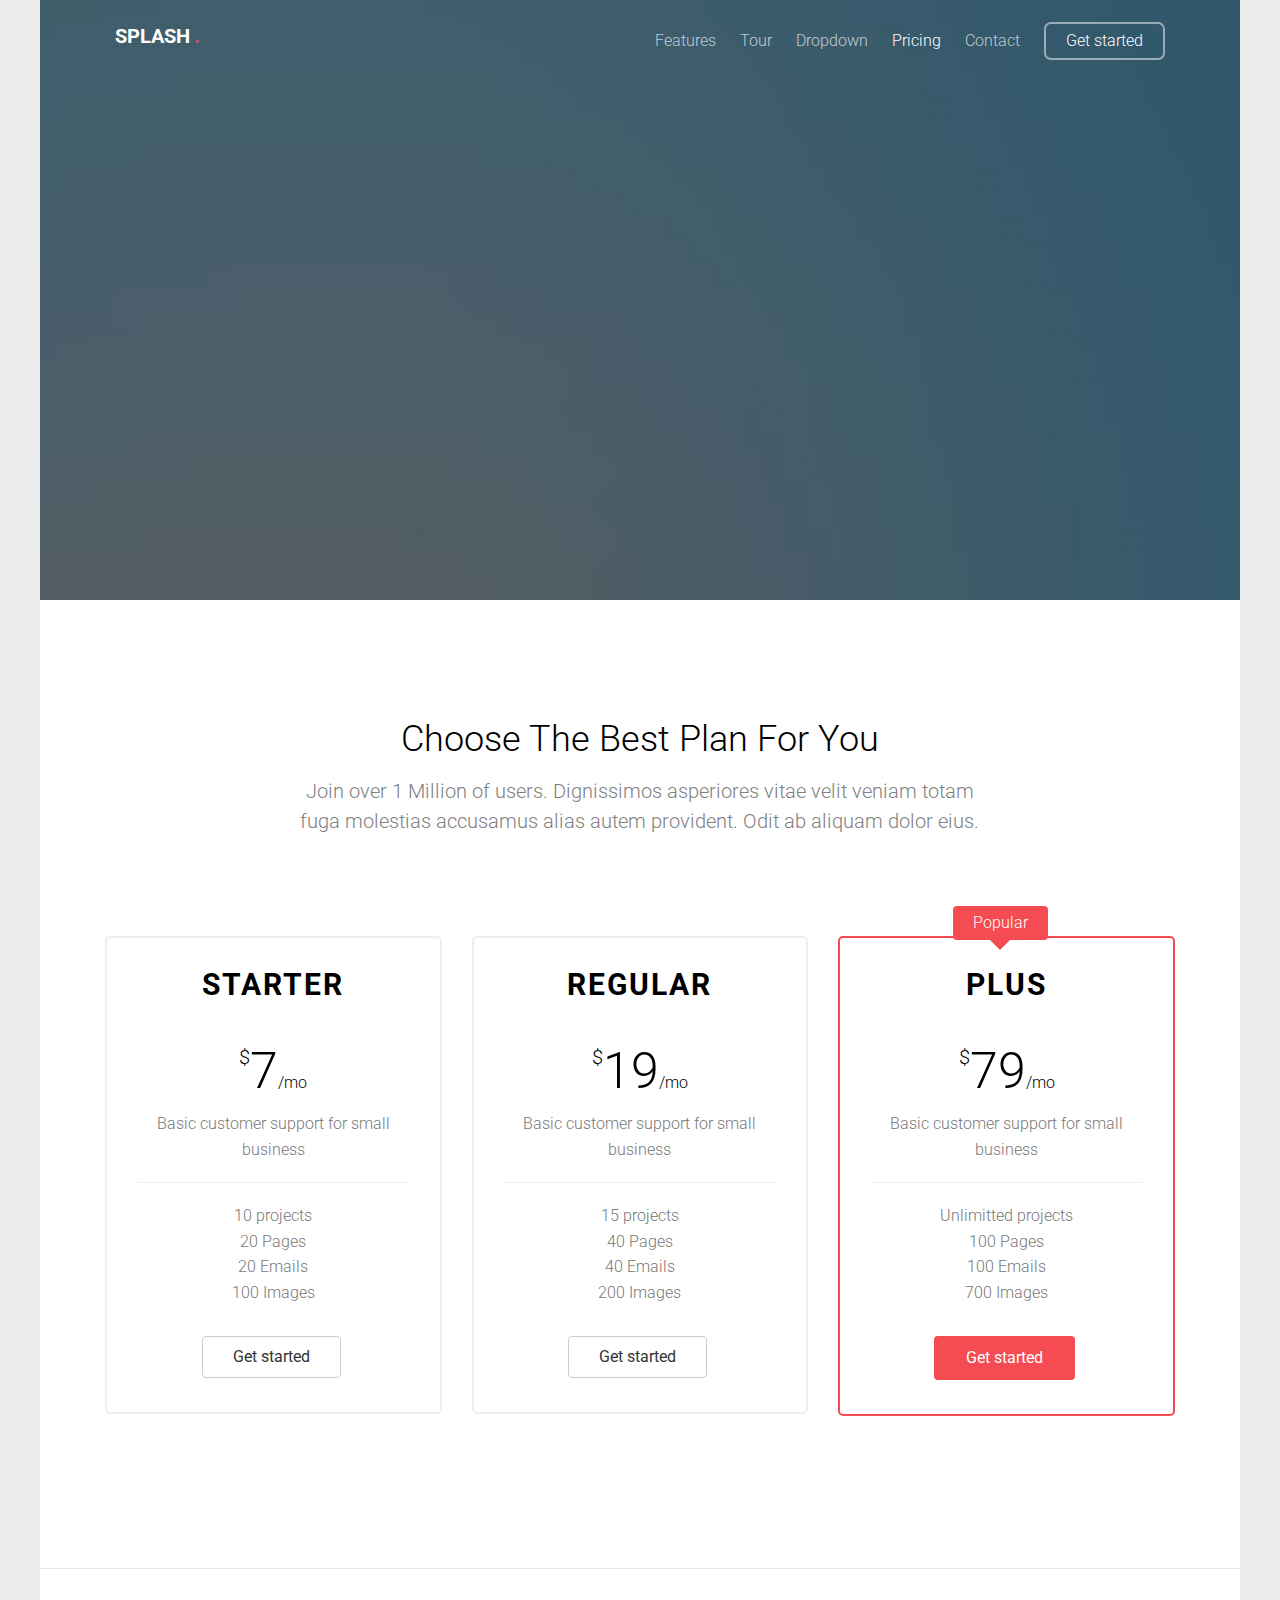
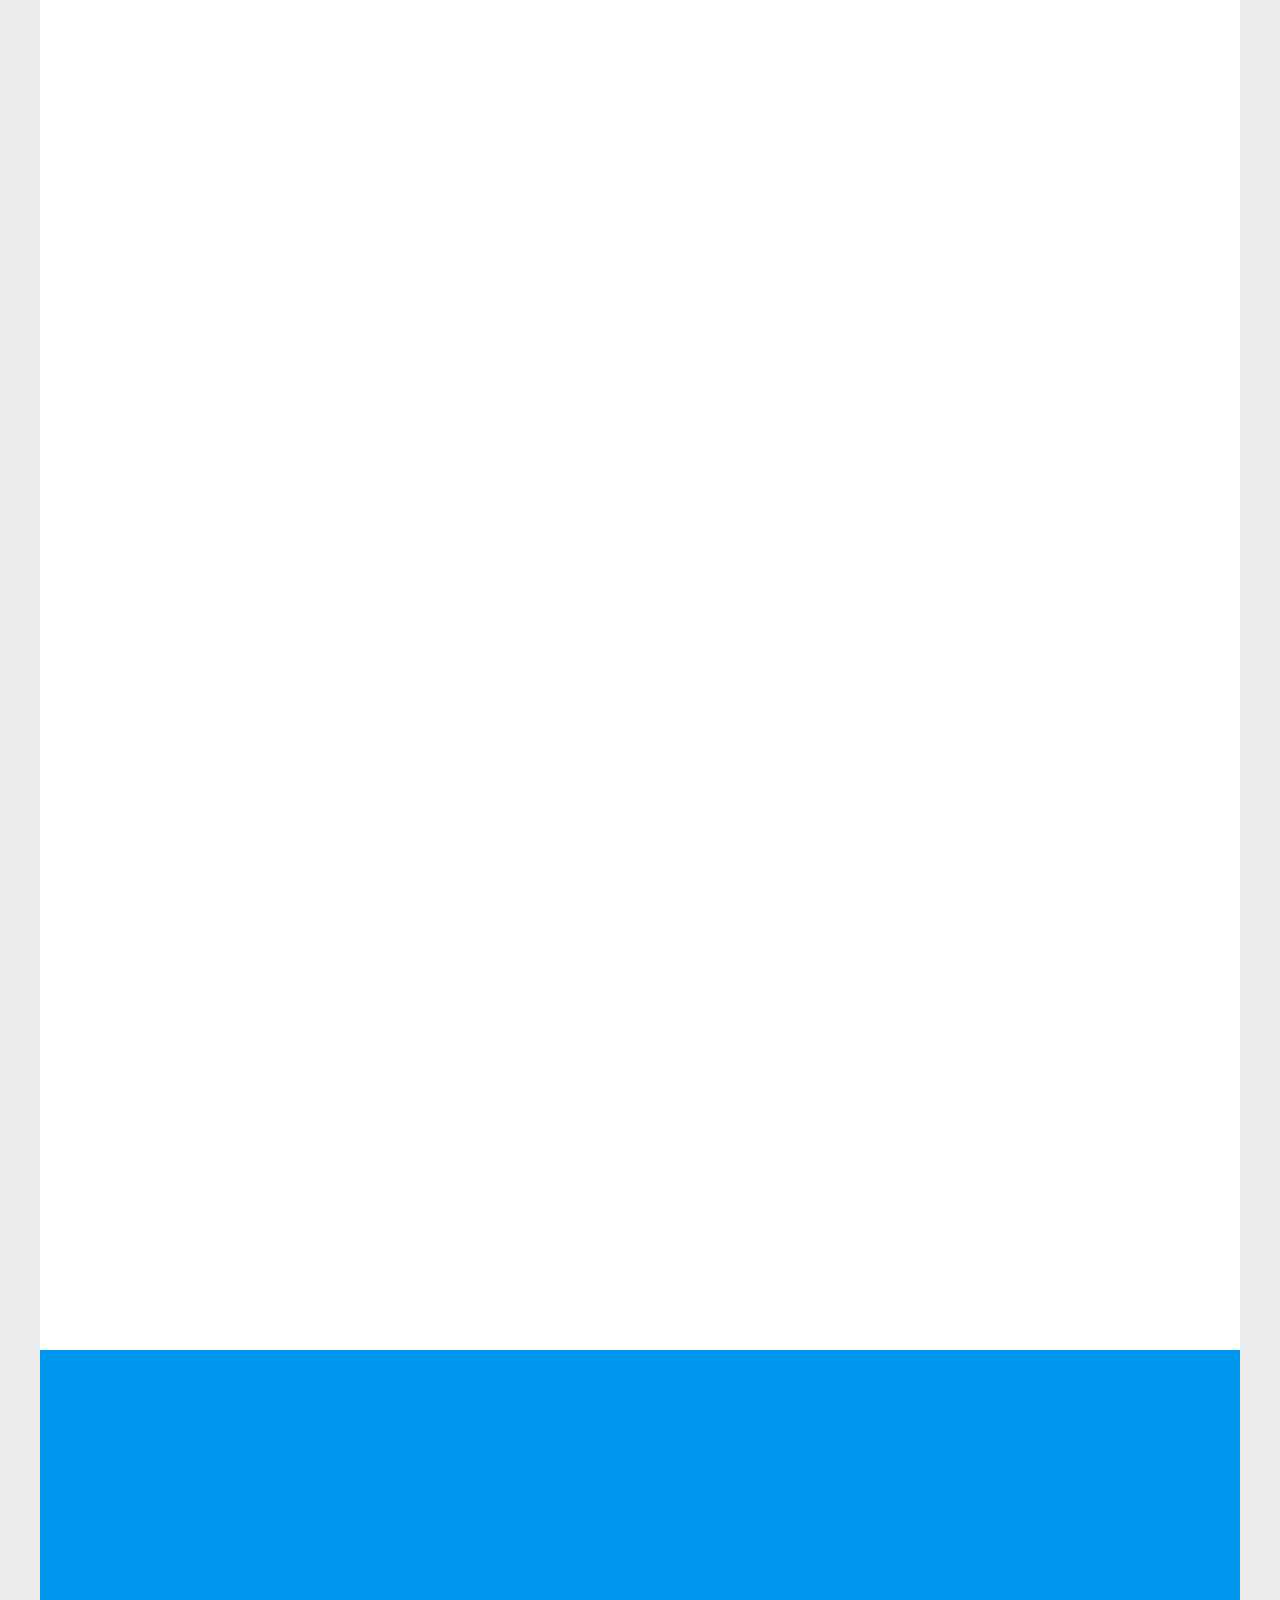
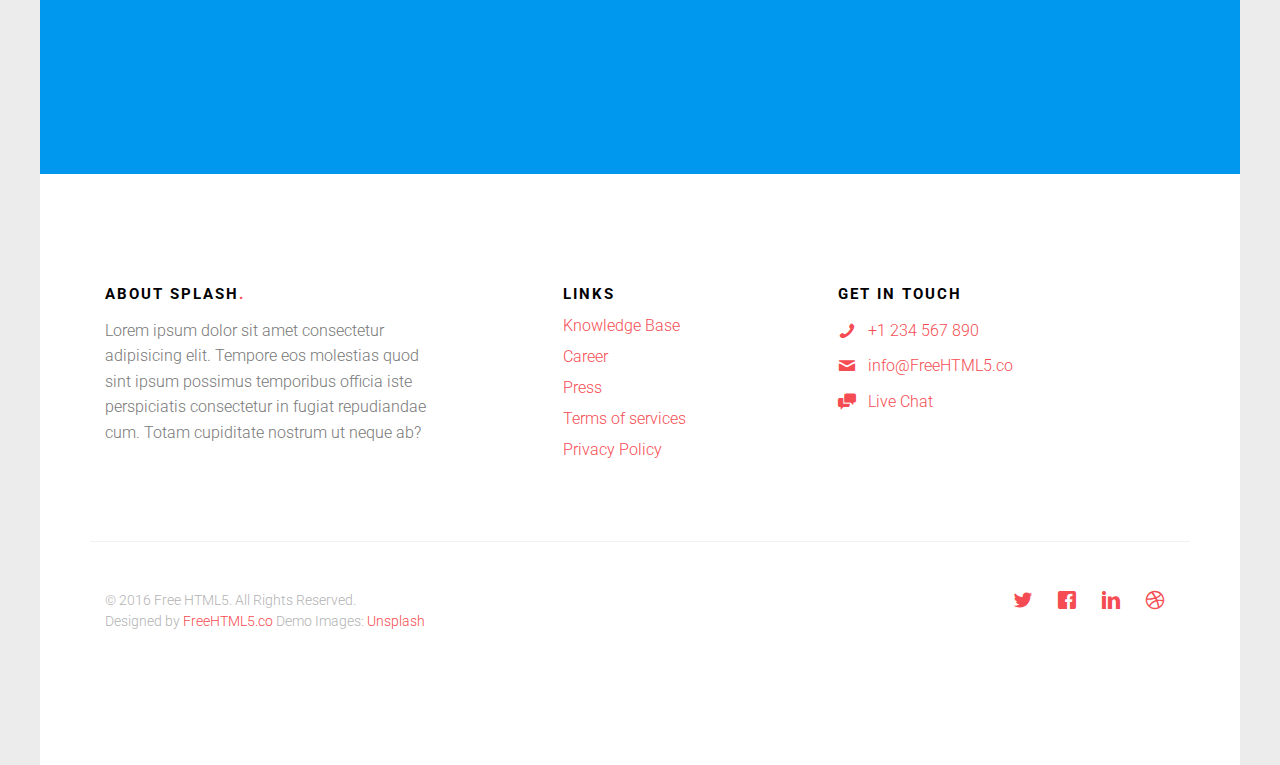
<file: pricing.html>
<!DOCTYPE HTML>

<html>
	<head>
	<meta charset="utf-8">
	<meta http-equiv="X-UA-Compatible" content="IE=edge">
	<title>Splash &mdash; Free Website Template, Free HTML5 Template by FreeHTML5.co</title>
	<meta name="viewport" content="width=device-width, initial-scale=1">
	<meta name="description" content="Free HTML5 Website Template by FreeHTML5.co" />
	<meta name="keywords" content="free website templates, free html5, free template, free bootstrap, free website template, html5, css3, mobile first, responsive" />
	<meta name="author" content="FreeHTML5.co" />
	
	<!-- 
	//////////////////////////////////////////////////////

	FREE HTML5 TEMPLATE 
	DESIGNED & DEVELOPED by FREEHTML5.CO
		
	Website: 		http://freehtml5.co/
	Email: 			info@freehtml5.co
	Twitter: 		http://twitter.com/fh5co
	Facebook: 		https://www.facebook.com/fh5co

	//////////////////////////////////////////////////////
	 -->

  	<!-- Facebook and Twitter integration -->
	<meta property="og:title" content=""/>
	<meta property="og:image" content=""/>
	<meta property="og:url" content=""/>
	<meta property="og:site_name" content=""/>
	<meta property="og:description" content=""/>
	<meta name="twitter:title" content="" />
	<meta name="twitter:image" content="" />
	<meta name="twitter:url" content="" />
	<meta name="twitter:card" content="" />

	<link href="https://fonts.googleapis.com/css?family=Roboto:300,400,700" rel="stylesheet">
	
	<!-- Animate.css -->
	<link rel="stylesheet" href="css/animate.css">
	<!-- Icomoon Icon Fonts-->
	<link rel="stylesheet" href="css/icomoon.css">
	<!-- Themify Icons-->
	<link rel="stylesheet" href="css/themify-icons.css">
	<!-- Bootstrap  -->
	<link rel="stylesheet" href="css/bootstrap.css">

	<!-- Magnific Popup -->
	<link rel="stylesheet" href="css/magnific-popup.css">

	<!-- Owl Carousel  -->
	<link rel="stylesheet" href="css/owl.carousel.min.css">
	<link rel="stylesheet" href="css/owl.theme.default.min.css">

	<!-- Theme style  -->
	<link rel="stylesheet" href="css/style.css">

	<!-- Modernizr JS -->
	<script src="js/modernizr-2.6.2.min.js"></script>
	<!-- FOR IE9 below -->
	<!--[if lt IE 9]>
	<script src="js/respond.min.js"></script>
	<![endif]-->

	</head>
	<body>
		
	<div class="gtco-loader"></div>
	
	<div id="page">

	
	<div class="page-inner">
	<nav class="gtco-nav" role="navigation">
		<div class="gtco-container">
			
			<div class="row">
				<div class="col-sm-4 col-xs-12">
					<div id="gtco-logo"><a href="index.html">Splash <em>.</em></a></div>
				</div>
				<div class="col-xs-8 text-right menu-1">
					<ul>
						<li><a href="features.html">Features</a></li>
						<li><a href="tour.html">Tour</a></li>
						<li class="has-dropdown">
							<a href="#">Dropdown</a>
							<ul class="dropdown">
								<li><a href="#">Web Design</a></li>
								<li><a href="#">eCommerce</a></li>
								<li><a href="#">Branding</a></li>
								<li><a href="#">API</a></li>
							</ul>
						</li>
						<li class="active"><a href="pricing.html">Pricing</a></li>
						<li><a href="contact.html">Contact</a></li>
						<li class="btn-cta"><a href="#"><span>Get started</span></a></li>
					</ul>
				</div>
			</div>
			
		</div>
	</nav>
	
	<header id="gtco-header" class="gtco-cover gtco-cover-sm" role="banner" style="background-image: url(images/img_6.jpg)">
		<div class="overlay"></div>
		<div class="gtco-container">
			<div class="row">
				<div class="col-md-12 col-md-offset-0 text-left">
					<div class="row row-mt-15em">

						<div class="col-md-7 mt-text animate-box" data-animate-effect="fadeInUp">
							<span class="intro-text-small">See Our Pricing</span>
							<h1>Plans for Everyone</h1>	
						</div>
						
					</div>
					
				</div>
			</div>
		</div>
	</header>
	
	
	
	<div class="gtco-section border-bottom">
		<div class="gtco-container">
			<div class="row">
				<div class="col-md-8 col-md-offset-2 text-center gtco-heading">
					<h2>Choose The Best Plan For You</h2>
					<p>Join over 1 Million of users. Dignissimos asperiores vitae velit veniam totam fuga molestias accusamus alias autem provident. Odit ab aliquam dolor eius.</p>
				</div>
			</div>
			<div class="row">
				<div class="col-md-4">
					<div class="price-box">
						<h2 class="pricing-plan">Starter</h2>
						<div class="price"><sup class="currency">$</sup>7<small>/mo</small></div>
						<p>Basic customer support for small business</p>
						<hr>
						<ul class="pricing-info">
							<li>10 projects</li>
							<li>20 Pages</li>
							<li>20 Emails</li>
							<li>100 Images</li>
						</ul>
						<a href="#" class="btn btn-default btn-sm">Get started</a>
					</div>
				</div>
				<div class="col-md-4">
					<div class="price-box">
						<h2 class="pricing-plan">Regular</h2>
						<div class="price"><sup class="currency">$</sup>19<small>/mo</small></div>
						<p>Basic customer support for small business</p>
						<hr>
						<ul class="pricing-info">
							<li>15 projects</li>
							<li>40 Pages</li>
							<li>40 Emails</li>
							<li>200 Images</li>
						</ul>
						<a href="#" class="btn btn-default btn-sm">Get started</a>
					</div>
				</div>
				<div class="col-md-4">
					<div class="price-box popular">
						<div class="popular-text">Popular</div>
						<h2 class="pricing-plan">Plus</h2>
						<div class="price"><sup class="currency">$</sup>79<small>/mo</small></div>
						<p>Basic customer support for small business</p>
						<hr>
						<ul class="pricing-info">
							<li>Unlimitted projects</li>
							<li>100 Pages</li>
							<li>100 Emails</li>
							<li>700 Images</li>
						</ul>
						<a href="#" class="btn btn-primary btn-sm">Get started</a>
					</div>
				</div>
			</div>
		</div>
	</div>

	<div class="gtco-section">
		<div class="gtco-container">
			<div class="row">
				<div class="col-md-8 col-md-offset-2 text-center gtco-heading animate-box">
					<h2>Frequently Ask Questions</h2>
					<p>Dignissimos asperiores vitae velit veniam totam fuga molestias accusamus alias autem provident. Odit ab aliquam dolor eius.</p>
				</div>
			</div>
			<div class="row">
				<div class="col-md-8 col-md-offset-2">
					<ul class="fh5co-faq-list">
						<li class="animate-box">
							<h2>What is Splash?</h2>
							<p>Far far away, behind the word mountains, far from the countries Vokalia and Consonantia, there live the blind texts. Separated they live in Bookmarksgrove right at the coast of the Semantics, a large language ocean.</p>
						</li>
						<li class="animate-box">
							<h2>What language are available?</h2>
							<p>Far far away, behind the word mountains, far from the countries Vokalia and Consonantia, there live the blind texts. Separated they live in Bookmarksgrove right at the coast of the Semantics, a large language ocean.</p>
						</li>
						<li class="animate-box">
							<h2>I have technical problem, who do I email?</h2>
							<p>Far far away, behind the word mountains, far from the countries Vokalia and Consonantia, there live the blind texts. Separated they live in Bookmarksgrove right at the coast of the Semantics, a large language ocean.</p>
						</li>
						<li class="animate-box">
							<h2>Can I have a username that is already taken?</h2>
							<p>Far far away, behind the word mountains, far from the countries Vokalia and Consonantia, there live the blind texts. Separated they live in Bookmarksgrove right at the coast of the Semantics, a large language ocean.</p>
						</li>
						<li class="animate-box">
							<h2>How do I use Splash features?</h2>
							<p>Far far away, behind the word mountains, far from the countries Vokalia and Consonantia, there live the blind texts. Separated they live in Bookmarksgrove right at the coast of the Semantics, a large language ocean.</p>
						</li>
						<li class="animate-box">
							<h2>Is Splash free??</h2>
							<p>Far far away, behind the word mountains, far from the countries Vokalia and Consonantia, there live the blind texts. Separated they live in Bookmarksgrove right at the coast of the Semantics, a large language ocean.</p>
						</li>
					</ul>
				</div>
			</div>
		</div>
	</div>

	
	<div id="gtco-subscribe">
		<div class="gtco-container">
			<div class="row animate-box">
				<div class="col-md-8 col-md-offset-2 text-center gtco-heading">
					<h2>Subscribe</h2>
					<p>Be the first to know about the new templates.</p>
				</div>
			</div>
			<div class="row animate-box">
				<div class="col-md-8 col-md-offset-2">
					<form class="form-inline">
						<div class="col-md-6 col-sm-6">
							<div class="form-group">
								<label for="email" class="sr-only">Email</label>
								<input type="email" class="form-control" id="email" placeholder="Your Email">
							</div>
						</div>
						<div class="col-md-6 col-sm-6">
							<button type="submit" class="btn btn-default btn-block">Subscribe</button>
						</div>
					</form>
				</div>
			</div>
		</div>
	</div>

	<footer id="gtco-footer" role="contentinfo">
		<div class="gtco-container">
			<div class="row row-p	b-md">

				<div class="col-md-4">
					<div class="gtco-widget">
						<h3>About <span class="footer-logo">Splash<span>.<span></span></h3>
						<p>Lorem ipsum dolor sit amet consectetur adipisicing elit. Tempore eos molestias quod sint ipsum possimus temporibus officia iste perspiciatis consectetur in fugiat repudiandae cum. Totam cupiditate nostrum ut neque ab?</p>
					</div>
				</div>

				<div class="col-md-4 col-md-push-1">
					<div class="gtco-widget">
						<h3>Links</h3>
						<ul class="gtco-footer-links">
							<li><a href="#">Knowledge Base</a></li>
							<li><a href="#">Career</a></li>
							<li><a href="#">Press</a></li>
							<li><a href="#">Terms of services</a></li>
							<li><a href="#">Privacy Policy</a></li>
						</ul>
					</div>
				</div>

				<div class="col-md-4">
					<div class="gtco-widget">
						<h3>Get In Touch</h3>
						<ul class="gtco-quick-contact">
							<li><a href="#"><i class="icon-phone"></i> +1 234 567 890</a></li>
							<li><a href="#"><i class="icon-mail2"></i> info@FreeHTML5.co</a></li>
							<li><a href="#"><i class="icon-chat"></i> Live Chat</a></li>
						</ul>
					</div>
				</div>

			</div>

			<div class="row copyright">
				<div class="col-md-12">
					<p class="pull-left">
						<small class="block">&copy; 2016 Free HTML5. All Rights Reserved.</small> 
						<small class="block">Designed by <a href="http://FreeHTML5.co/" target="_blank">FreeHTML5.co</a> Demo Images: <a href="http://unsplash.co/" target="_blank">Unsplash</a></small>
					</p>
					<p class="pull-right">
						<ul class="gtco-social-icons pull-right">
							<li><a href="#"><i class="icon-twitter"></i></a></li>
							<li><a href="#"><i class="icon-facebook"></i></a></li>
							<li><a href="#"><i class="icon-linkedin"></i></a></li>
							<li><a href="#"><i class="icon-dribbble"></i></a></li>
						</ul>
					</p>
				</div>
			</div>

		</div>
	</footer>
	</div>

	</div>

	<div class="gototop js-top">
		<a href="#" class="js-gotop"><i class="icon-arrow-up"></i></a>
	</div>
	
	<!-- jQuery -->
	<script src="js/jquery.min.js"></script>
	<!-- jQuery Easing -->
	<script src="js/jquery.easing.1.3.js"></script>
	<!-- Bootstrap -->
	<script src="js/bootstrap.min.js"></script>
	<!-- Waypoints -->
	<script src="js/jquery.waypoints.min.js"></script>
	<!-- Carousel -->
	<script src="js/owl.carousel.min.js"></script>
	<!-- countTo -->
	<script src="js/jquery.countTo.js"></script>
	<!-- Magnific Popup -->
	<script src="js/jquery.magnific-popup.min.js"></script>
	<script src="js/magnific-popup-options.js"></script>
	<!-- Main -->
	<script src="js/main.js"></script>

	</body>
</html>
</file>
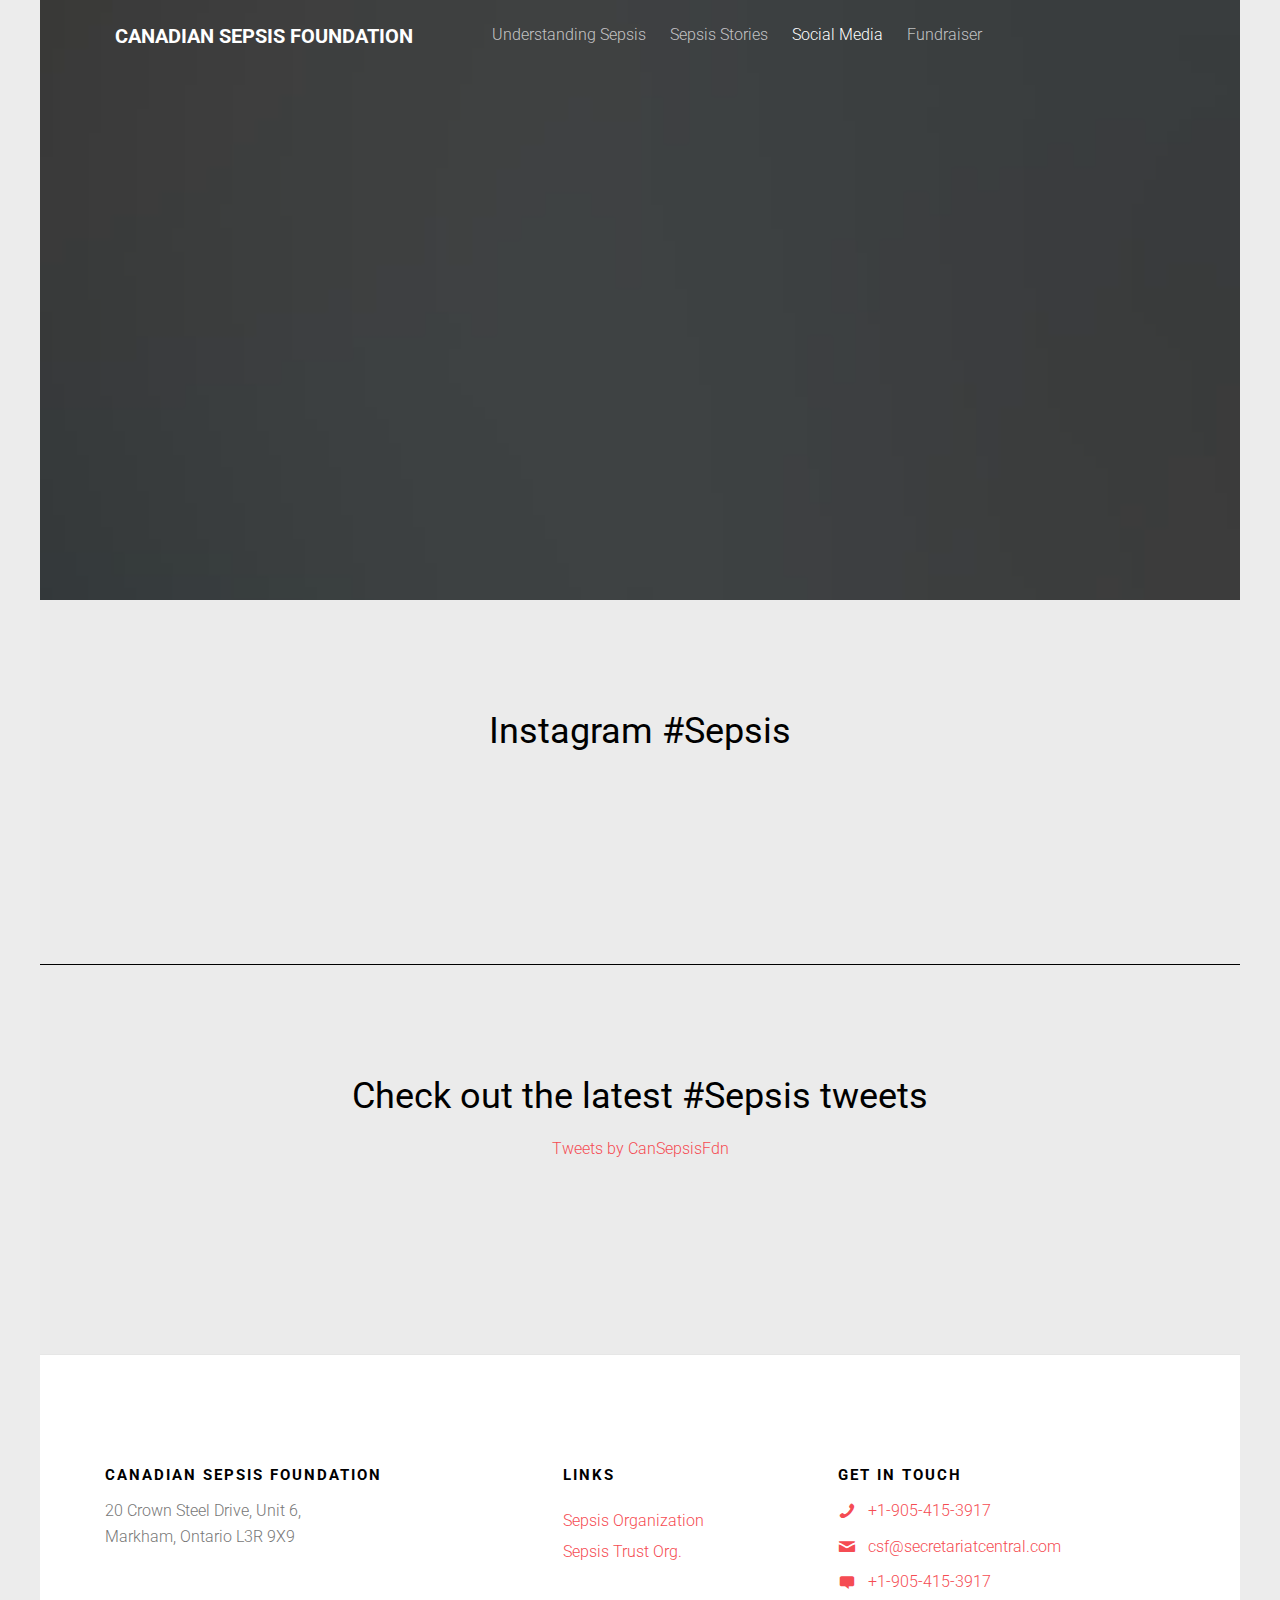
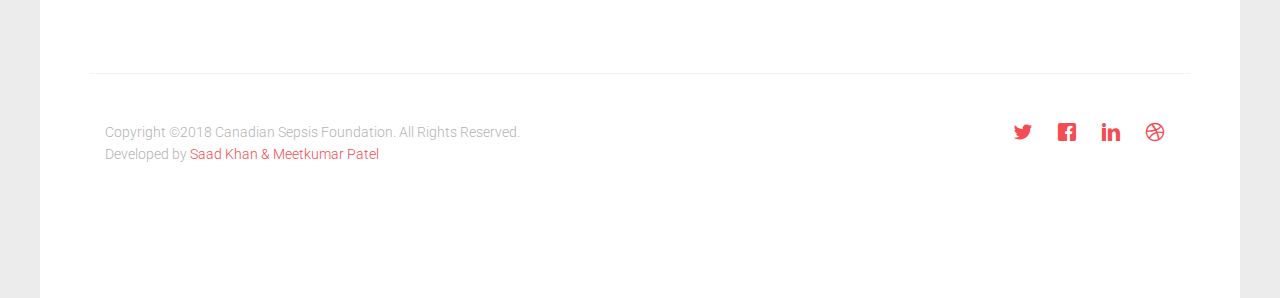
<file: socialmedia.html>
<!DOCTYPE HTML>
<html>

<head>
	<meta charset="utf-8">
	<title>Canadian Sepsis Foundation</title>
	<meta name="viewport" content="width=device-width, initial-scale=1">

	<link href="https://fonts.googleapis.com/css?family=Roboto:300,400,700" rel="stylesheet">

	<!-- Animate.css -->
	<link rel="stylesheet" href="css/animate.css">
	<!-- Icomoon Icon Fonts-->
	<link rel="stylesheet" href="css/icomoon.css">
	<!-- Themify Icons-->
	<link rel="stylesheet" href="css/themify-icons.css">
	<!-- Bootstrap  -->
	<link rel="stylesheet" href="css/bootstrap.css">

	<!-- Magnific Popup -->
	<link rel="stylesheet" href="css/magnific-popup.css">

	<!-- Owl Carousel  -->
	<link rel="stylesheet" href="css/owl.carousel.min.css">
	<link rel="stylesheet" href="css/owl.theme.default.min.css">

	<!-- Theme style  -->
	<link rel="stylesheet" href="css/style.css">

	<!-- Modernizr JS -->
	<script src="js/modernizr-2.6.2.min.js"></script>
	<!-- FOR IE9 below -->
	<!--[if lt IE 9]>
	<script src="js/respond.min.js"></script>
	<![endif]-->
	<style>
		.responsive {
            width: 100%;
            height: auto;
            }
            </style>
</head>

<body>

	<script src="https://connect.facebook.net/en_US/sdk.js#xfbml=1&amp;version=v2.5" async></script>

	<div class="gtco-loader"></div>

	<div id="page">


		<div class="page-inner">
			<nav class="gtco-nav" role="navigation">
				<div class="gtco-container">

					<div class="row">
						<div class="col-sm-4 col-xs-12">
							<div id="gtco-logo"><a href="index.html">Canadian Sepsis Foundation <em></em></a></div>
						</div>
						<div class="col-xs-6 text-right menu-1">
							<ul>
								<li class="has-dropdown">
									<a href="understanding.html">Understanding Sepsis</a>
									<ul class="dropdown" style="width:200px;">
										<li><a href="understanding.html">Understanding Sepsis</a></li>

										<li><a href="cause.html">Causes And Symptoms</a></li>
										<li><a href="prevention.html">Prevention</a></li>
									</ul>

								</li>
								<li><a href="stories.html">Sepsis Stories</a></li>
								<li class="active"><a href="socialmedia.html">Social Media</a></li>
								<li><a href="fundraiser.html">Fundraiser</a></li>
								<!-- <li class="btn-cta"><a href="#"><span>Get started</span></a></li> -->
							</ul>

						</div>
						<div class="col-xs-offset-3 text-right " id="google_translate_element">

							<script type="text/javascript">
								function googleTranslateElementInit() {
									new google.translate.TranslateElement({
										pageLanguage: 'en',
										includedLanguages: 'ar,de,en,es,fr,ga,it,ja,ur,zh-CN',
										layout: google.translate.TranslateElement.InlineLayout.SIMPLE
									}, 'google_translate_element');
								}
							</script>
							</script>
							<script type="text/javascript" src="//translate.google.com/translate_a/element.js?cb=googleTranslateElementInit"></script>
						</div>
					</div>

				</div>
			</nav>

			<header id="gtco-header" class="gtco-cover gtco-cover-sm" role="banner" style="background-image: url(images/img_1.jpg)">
				<div class="overlay"></div>
				<div class="gtco-container">
					<div class="row">
						<div class="col-md-12 col-md-offset-0 text-left">


							<div class="row row-mt-15em">

								<div class="col-sm-7 mt-text animate-box" data-animate-effect="fadeInUp">
									<span class="intro-text-small">Explore Sepsis in</span>
									<h1>Social Media</h1>
								</div>


							</div>


						</div>
					</div>
				</div>
			</header>


			<div class="gtco-section border-bottom" style="background-color:#ebebeb;color:#000000;border-bottom-color: black;">
				<div class="gtco-container">
					<div class="row">
						<div class="col-lg-12  text-center gtco-heading">
							<h1>Instagram #Sepsis</h1>
							<script src="https://assets.juicer.io/embed.js" type="text/javascript"></script>
							<link href="https://assets.juicer.io/embed.css" media="all" rel="stylesheet" type="text/css" />
							<ul class="juicer-feed" data-feed-id="sepsis" data-per="12">
								<h1 class="referral"><a href="https://www.juicer.io"></a></h1>
							</ul>

						</div>
					</div>
				</div>
			</div>


			<div class="gtco-section border-bottom" style="background-color:#ebebeb;color:#000000;">
				<div class="gtco-container">
					<div class="row">
						<div class="col-sm-12  text-center gtco-heading">
							<h1>Check out the latest #Sepsis tweets</h1><a class="twitter-timeline" href="https://twitter.com/CanSepsisFdn?ref_src=twsrc%5Etfw">Tweets
								by CanSepsisFdn</a>
							<script async src="https://platform.twitter.com/widgets.js" charset="utf-8"></script>
						</div>
					</div>
				</div>
			</div>

			<footer id="gtco-footer" role="contentinfo">
				<div class="gtco-container">
					<div class="row row-p	b-md">

						<div class="col-md-4">
							<div class="gtco-widget">
								<h3><span class="footer-logo">Canadian Sepsis Foundation<span><span></span></h3>
								<p>20 Crown Steel Drive, Unit 6,<br> Markham, Ontario L3R 9X9</p>
							</div>
						</div>

						<div class="col-md-4 col-md-push-1">
							<div class="gtco-widget">
								<h3>Links</h3>
								<ul class="gtco-footer-links">
									<li><a href="#"></a></li>
									<li><a href="https://www.sepsis.org/">Sepsis Organization</a></li>
									<li><a href="https://sepsistrust.org/">Sepsis Trust Org.</a></li>


								</ul>
							</div>
						</div>

						<div class="col-md-4">
							<div class="gtco-widget">
								<h3>Get In Touch</h3>
								<ul class="gtco-quick-contact">
									<li><a href="#"><i class="icon-phone"></i> +1-905-415-3917</a></li>
									<li><a href="#"><i class="icon-mail2"></i> csf@secretariatcentral.com</a></li>
									<li><a href="#"><i class="icon-message"></i> +1-905-415-3917</a></li>
								</ul>
							</div>
						</div>

					</div>

					<div class="row copyright">
						<div class="col-md-12">
							<p class="pull-left">
								<small class="block">Copyright &copy;2018 Canadian Sepsis Foundation. All Rights Reserved.</small>
								<small class="block">Developed by <a href="#" target="_blank"> Saad Khan & Meetkumar Patel</a></small>
							</p>
							<p class="pull-right">
								<ul class="gtco-social-icons pull-right">
									<li><a href="#"><i class="icon-twitter"></i></a></li>
									<li><a href="#"><i class="icon-facebook"></i></a></li>
									<li><a href="#"><i class="icon-linkedin"></i></a></li>
									<li><a href="#"><i class="icon-dribbble"></i></a></li>
								</ul>
							</p>
						</div>
					</div>

				</div>
			</footer>
		</div>

	</div>

	<div class="gototop js-top">
		<a href="#" class="js-gotop"><i class="icon-arrow-up"></i></a>
	</div>

	<!-- jQuery -->
	<script src="js/jquery.min.js"></script>
	<!-- jQuery Easing -->
	<script src="js/jquery.easing.1.3.js"></script>
	<!-- Bootstrap -->
	<script src="js/bootstrap.min.js"></script>
	<!-- Waypoints -->
	<script src="js/jquery.waypoints.min.js"></script>
	<!-- Carousel -->
	<script src="js/owl.carousel.min.js"></script>
	<!-- countTo -->
	<script src="js/jquery.countTo.js"></script>
	<!-- Magnific Popup -->
	<script src="js/jquery.magnific-popup.min.js"></script>
	<script src="js/magnific-popup-options.js"></script>
	<!-- Main -->
	<script src="js/main.js"></script>

</body>

</html>
</file>
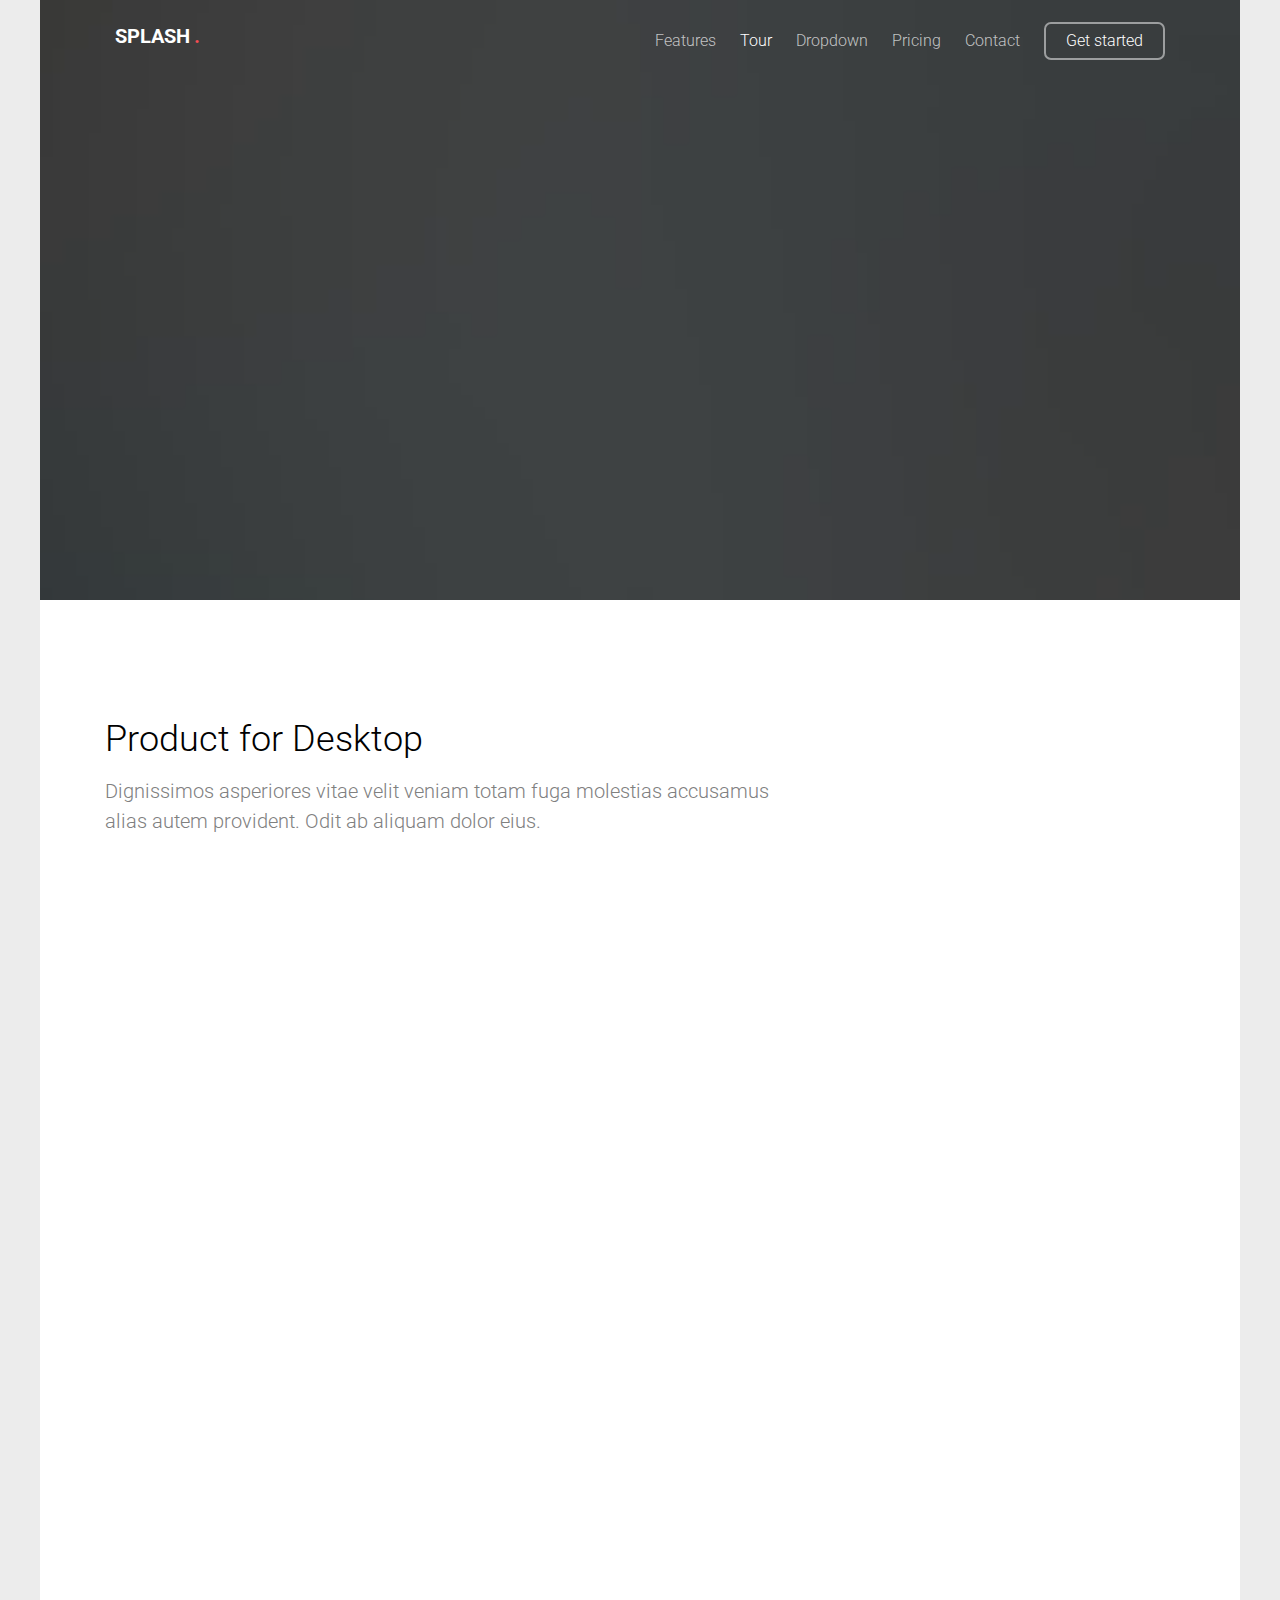
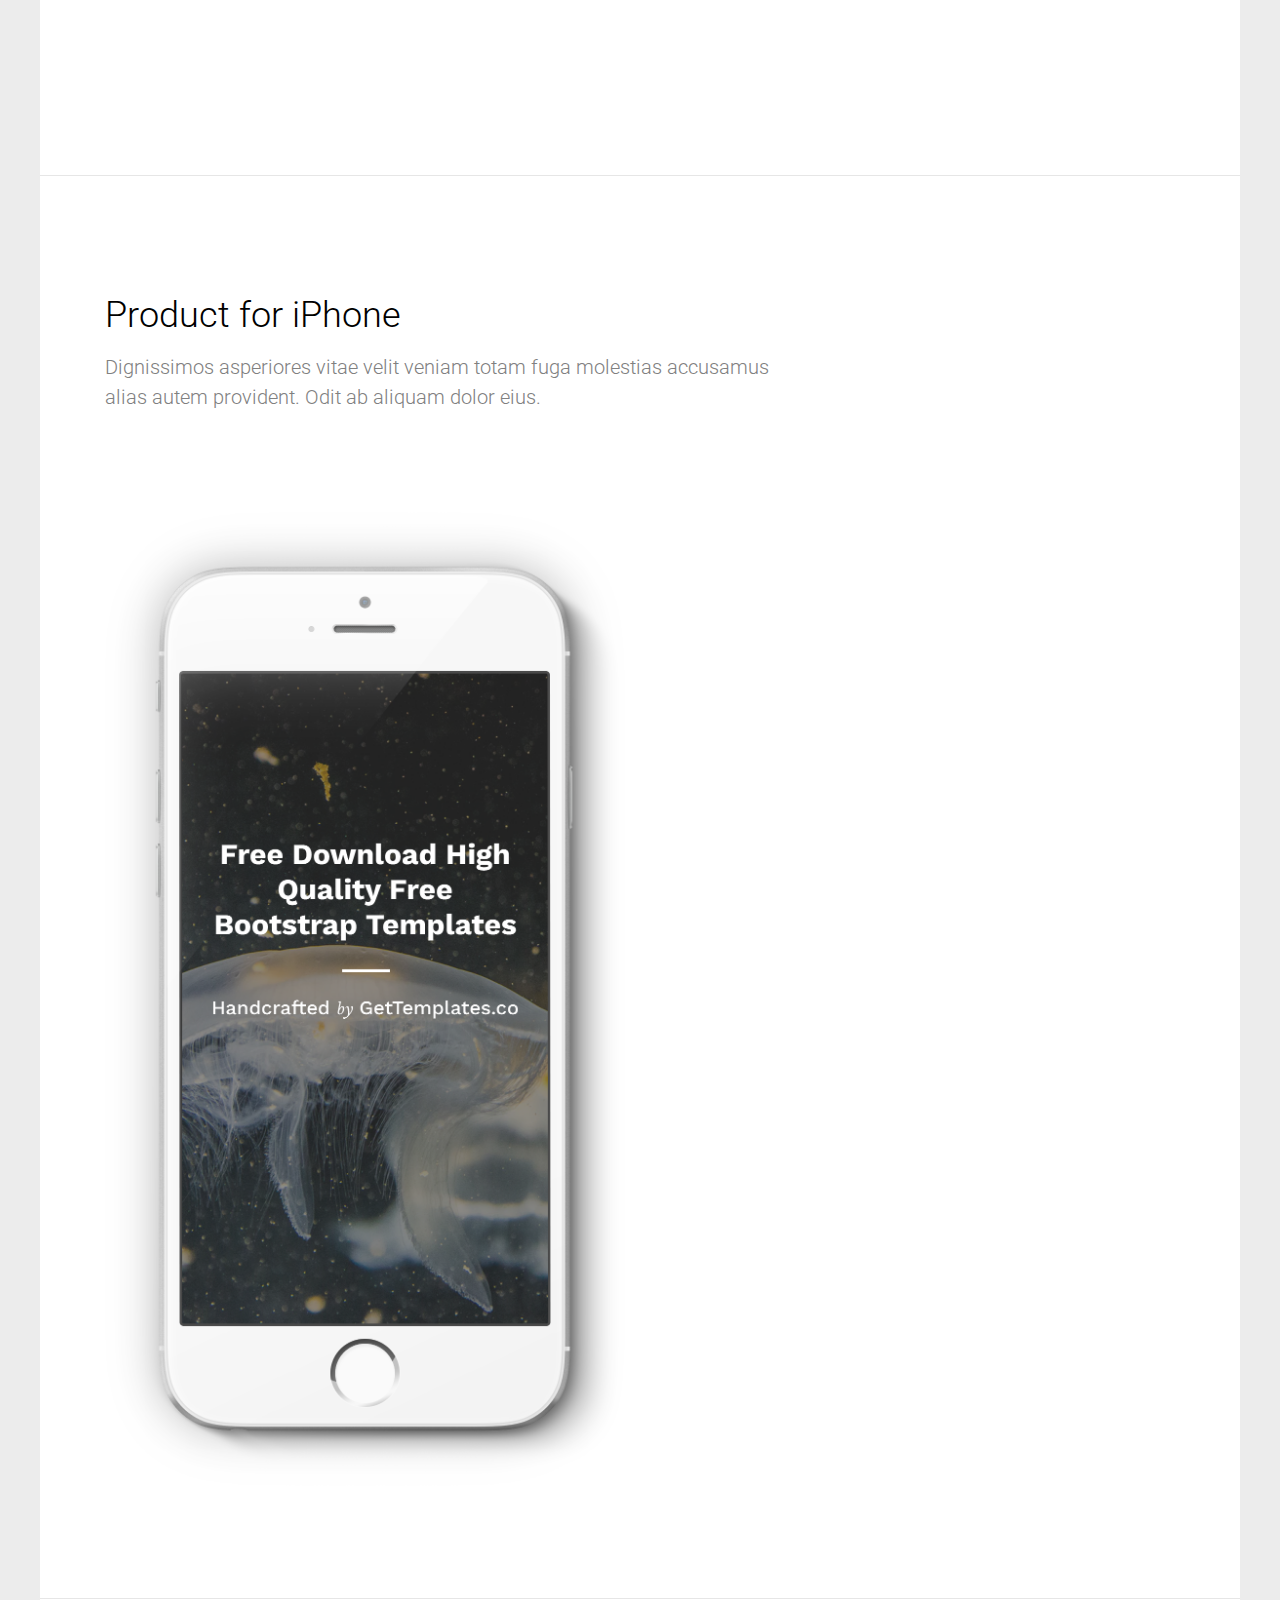
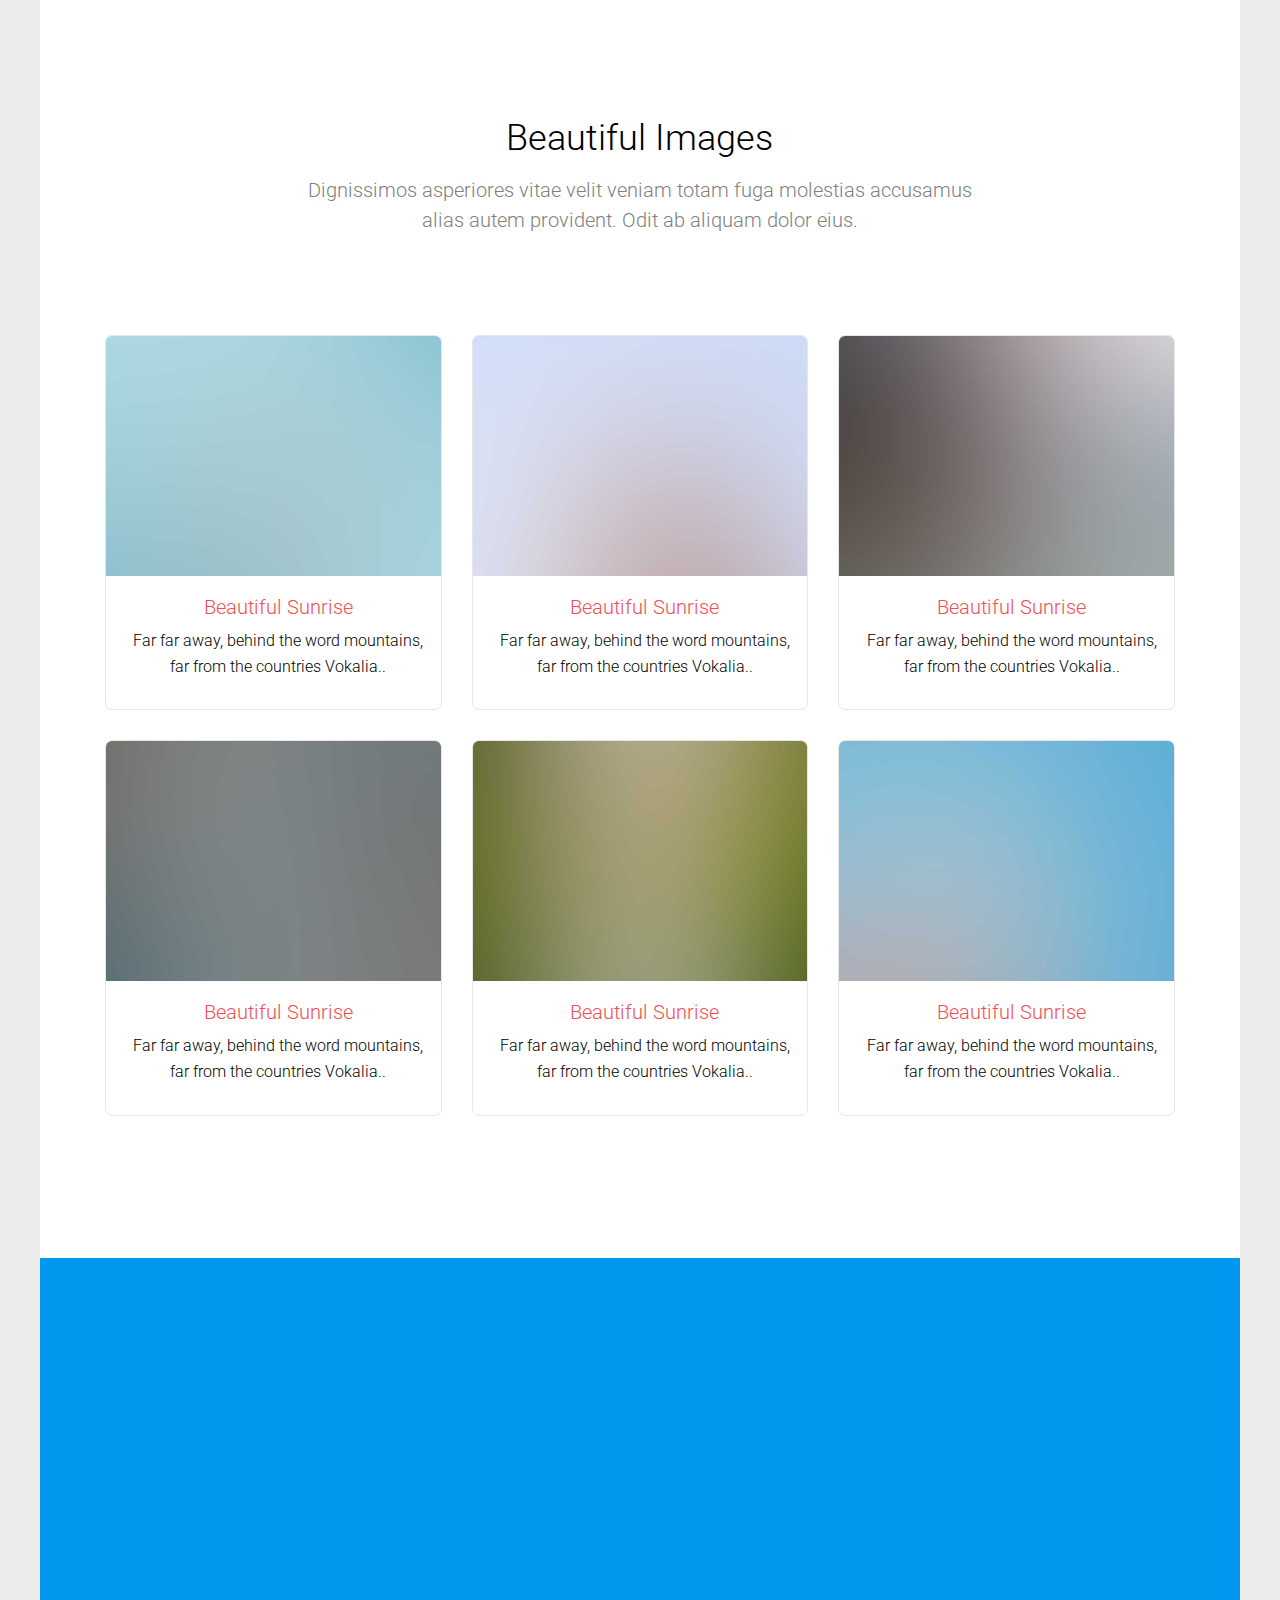
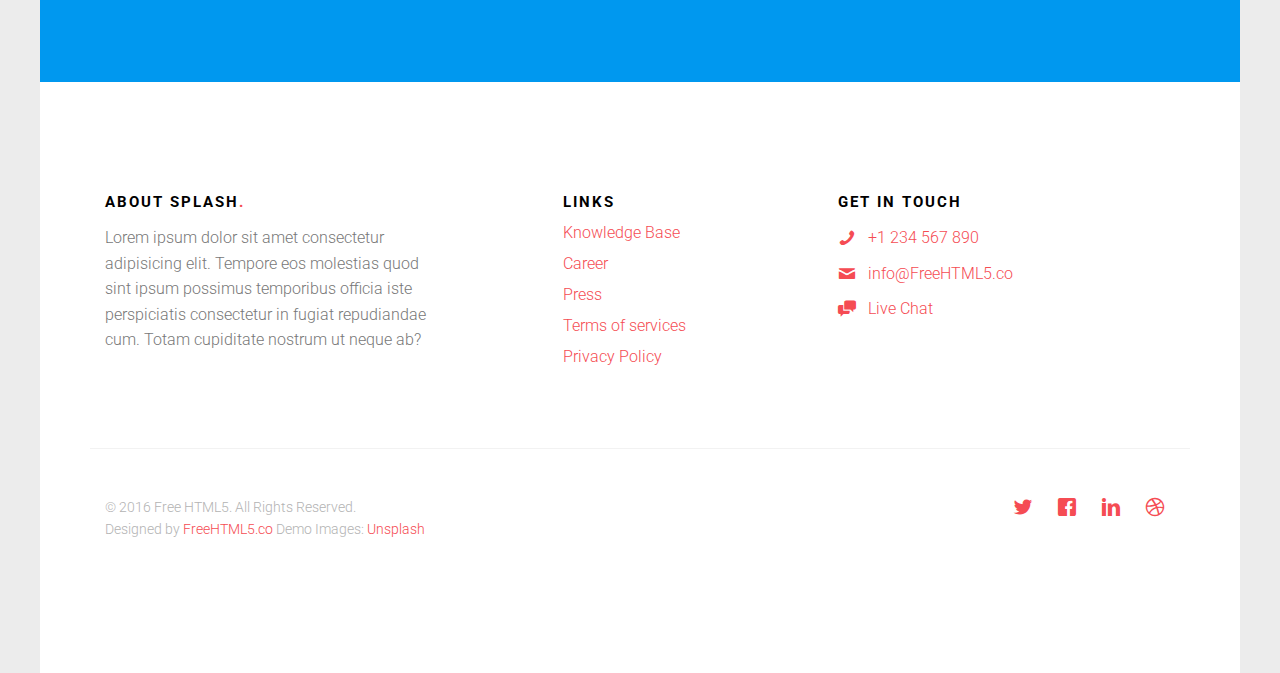
<file: tour.html>
<!DOCTYPE HTML>
<html>
	<head>
	<meta charset="utf-8">
	<meta http-equiv="X-UA-Compatible" content="IE=edge">
	<title>Splash &mdash; Free Website Template, Free HTML5 Template by FreeHTML5.co</title>
	<meta name="viewport" content="width=device-width, initial-scale=1">
	<meta name="description" content="Free HTML5 Website Template by FreeHTML5.co" />
	<meta name="keywords" content="free website templates, free html5, free template, free bootstrap, free website template, html5, css3, mobile first, responsive" />
	<meta name="author" content="FreeHTML5.co" />
	<!-- 
	//////////////////////////////////////////////////////

	FREE HTML5 TEMPLATE 
	DESIGNED & DEVELOPED by FREEHTML5.CO
		
	Website: 		http://freehtml5.co/
	Email: 			info@freehtml5.co
	Twitter: 		http://twitter.com/fh5co
	Facebook: 		https://www.facebook.com/fh5co

	//////////////////////////////////////////////////////
	 -->
  	<!-- Facebook and Twitter integration -->
	<meta property="og:title" content=""/>
	<meta property="og:image" content=""/>
	<meta property="og:url" content=""/>
	<meta property="og:site_name" content=""/>
	<meta property="og:description" content=""/>
	<meta name="twitter:title" content="" />
	<meta name="twitter:image" content="" />
	<meta name="twitter:url" content="" />
	<meta name="twitter:card" content="" />

	<link href="https://fonts.googleapis.com/css?family=Roboto:300,400,700" rel="stylesheet">
	
	<!-- Animate.css -->
	<link rel="stylesheet" href="css/animate.css">
	<!-- Icomoon Icon Fonts-->
	<link rel="stylesheet" href="css/icomoon.css">
	<!-- Themify Icons-->
	<link rel="stylesheet" href="css/themify-icons.css">
	<!-- Bootstrap  -->
	<link rel="stylesheet" href="css/bootstrap.css">

	<!-- Magnific Popup -->
	<link rel="stylesheet" href="css/magnific-popup.css">

	<!-- Owl Carousel  -->
	<link rel="stylesheet" href="css/owl.carousel.min.css">
	<link rel="stylesheet" href="css/owl.theme.default.min.css">

	<!-- Theme style  -->
	<link rel="stylesheet" href="css/style.css">

	<!-- Modernizr JS -->
	<script src="js/modernizr-2.6.2.min.js"></script>
	<!-- FOR IE9 below -->
	<!--[if lt IE 9]>
	<script src="js/respond.min.js"></script>
	<![endif]-->

	</head>
	<body>
		
	<div class="gtco-loader"></div>
	
	<div id="page">

	
	<div class="page-inner">
	<nav class="gtco-nav" role="navigation">
		<div class="gtco-container">
			
			<div class="row">
				<div class="col-sm-4 col-xs-12">
					<div id="gtco-logo"><a href="index.html">Splash <em>.</em></a></div>
				</div>
				<div class="col-xs-8 text-right menu-1">
					<ul>
						<li><a href="features.html">Features</a></li>
						<li class="active"><a href="tour.html">Tour</a></li>
						<li class="has-dropdown">
							<a href="#">Dropdown</a>
							<ul class="dropdown">
								<li><a href="#">Web Design</a></li>
								<li><a href="#">eCommerce</a></li>
								<li><a href="#">Branding</a></li>
								<li><a href="#">API</a></li>
							</ul>
						</li>
						<li><a href="pricing.html">Pricing</a></li>
						<li><a href="contact.html">Contact</a></li>
						<li class="btn-cta"><a href="#"><span>Get started</span></a></li>
					</ul>
				</div>
			</div>
			
		</div>
	</nav>
	
	<header id="gtco-header" class="gtco-cover gtco-cover-sm" role="banner" style="background-image: url(images/img_1.jpg)">
		<div class="overlay"></div>
		<div class="gtco-container">
			<div class="row">
				<div class="col-md-12 col-md-offset-0 text-left">
					

					<div class="row row-mt-15em">

						<div class="col-md-7 mt-text animate-box" data-animate-effect="fadeInUp">
							<span class="intro-text-small">Explore The</span>
							<h1>Posibility of Our Products</h1>	
						</div>
						
					</div>
							
					
				</div>
			</div>
		</div>
	</header>
	
	
	
	<div class="gtco-section border-bottom">
		<div class="gtco-container">
			<div class="row">
				<div class="col-md-8 text-left gtco-heading">
					<h2>Product for Desktop</h2>
					<p>Dignissimos asperiores vitae velit veniam totam fuga molestias accusamus alias autem provident. Odit ab aliquam dolor eius.</p>
				</div>
			</div>
			<div class="row">
				<div class="col-md-5">
					<div class="feature-left animate-box" data-animate-effect="fadeInLeft">
						<span class="icon">
							<i class="icon-check"></i>
						</span>
						<div class="feature-copy">
							<h3>Retina Ready</h3>
							<p>Facilis ipsum reprehenderit nemo molestias. Aut cum mollitia reprehenderit.</p>
						</div>
					</div>

					<div class="feature-left animate-box" data-animate-effect="fadeInLeft">
						<span class="icon">
							<i class="icon-check"></i>
						</span>
						<div class="feature-copy">
							<h3>Fully Responsive</h3>
							<p>Facilis ipsum reprehenderit nemo molestias. Aut cum mollitia reprehenderit.</p>
						</div>
					</div>

					<div class="feature-left animate-box" data-animate-effect="fadeInLeft">
						<span class="icon">
							<i class="icon-check"></i>
						</span>
						<div class="feature-copy">
							<h3>Ready To Use</h3>
							<p>Facilis ipsum reprehenderit nemo molestias. Aut cum mollitia reprehenderit.</p>
						</div>
					</div>

					<div class="feature-left animate-box" data-animate-effect="fadeInLeft">
						<span class="icon">
							<i class="icon-check"></i>
						</span>
						<div class="feature-copy">
							<h3>Download Files</h3>
							<p>Facilis ipsum reprehenderit nemo molestias. Aut cum mollitia reprehenderit.</p>
						</div>
					</div>

				</div>
				<div class="col-md-7 macbook-wrap animate-box" data-animate-effect="fadeInRight">
					<img src="images/macbook.png" alt="Free HTML5 Bootstrap Template">
				</div>
			</div>
		</div>
	</div>

	<div class="gtco-section border-bottom">
		<div class="gtco-container">
			
			<div class="row">
				<div class="col-md-8 text-left gtco-heading">
					<h2>Product for iPhone</h2>
					<p>Dignissimos asperiores vitae velit veniam totam fuga molestias accusamus alias autem provident. Odit ab aliquam dolor eius.</p>
				</div>
			</div>

			<div class="row">
				<div class="col-md-6">
					<img src="images/iphone.png" class="img-responsive" alt="Free HTML5 Bootstrap Template">
				</div>
				<div class="col-md-6 mt-sm">
					<div class="feature-left animate-box" data-animate-effect="fadeInLeft">
						<span class="icon">
							<i class="ti-layers-alt"></i>
						</span>
						<div class="feature-copy">
							<h3>Retina Ready</h3>
							<p>Facilis ipsum reprehenderit nemo molestias. Aut cum mollitia reprehenderit.</p>
						</div>
					</div>

					<div class="feature-left animate-box" data-animate-effect="fadeInLeft">
						<span class="icon">
							<i class="ti-key"></i>
						</span>
						<div class="feature-copy">
							<h3>Fully Responsive</h3>
							<p>Facilis ipsum reprehenderit nemo molestias. Aut cum mollitia reprehenderit.</p>
						</div>
					</div>

					<div class="feature-left animate-box" data-animate-effect="fadeInLeft">
						<span class="icon">
							<i class="ti-image"></i>
						</span>
						<div class="feature-copy">
							<h3>Ready To Use</h3>
							<p>Facilis ipsum reprehenderit nemo molestias. Aut cum mollitia reprehenderit.</p>
						</div>
					</div>

					<div class="feature-left animate-box" data-animate-effect="fadeInLeft">
						<span class="icon">
							<i class="ti-heart"></i>
						</span>
						<div class="feature-copy">
							<h3>Download Files</h3>
							<p>Facilis ipsum reprehenderit nemo molestias. Aut cum mollitia reprehenderit.</p>
						</div>
					</div>

					<div class="feature-left animate-box" data-animate-effect="fadeInLeft">
						<span class="icon">
							<i class="ti-infinite"></i>
						</span>
						<div class="feature-copy">
							<h3>Download Files</h3>
							<p>Facilis ipsum reprehenderit nemo molestias. Aut cum mollitia reprehenderit.</p>
						</div>
					</div>

					<div class="feature-left animate-box" data-animate-effect="fadeInLeft">
						<span class="icon">
							<i class="ti-credit-card"></i>
						</span>
						<div class="feature-copy">
							<h3>Download Files</h3>
							<p>Facilis ipsum reprehenderit nemo molestias. Aut cum mollitia reprehenderit.</p>
						</div>
					</div>

				</div>
			</div>
		</div>
	</div>

	<div class="gtco-section">
		<div class="gtco-container">
			<div class="row">
				<div class="col-md-8 col-md-offset-2 text-center gtco-heading">
					<h2>Beautiful Images</h2>
					<p>Dignissimos asperiores vitae velit veniam totam fuga molestias accusamus alias autem provident. Odit ab aliquam dolor eius.</p>
				</div>
			</div>
			<div class="row">
				<div class="col-lg-4 col-md-4 col-sm-6">
					<a href="images/img_2.jpg" class="fh5co-project-item image-popup">
						<figure>
							<div class="overlay"><i class="ti-plus"></i></div>
							<img src="images/img_2.jpg" alt="Image" class="img-responsive">
						</figure>
						<div class="fh5co-text">
							<h2>Beautiful Sunrise</h2>
							<p>Far far away, behind the word mountains, far from the countries Vokalia..</p>
						</div>
					</a>
				</div>
				<div class="col-lg-4 col-md-4 col-sm-6">
					<a href="images/img_3.jpg" class="fh5co-project-item image-popup">
						<figure>
							<div class="overlay"><i class="ti-plus"></i></div>
							<img src="images/img_3.jpg" alt="Image" class="img-responsive">
						</figure>
						<div class="fh5co-text">
							<h2>Beautiful Sunrise</h2>
							<p>Far far away, behind the word mountains, far from the countries Vokalia..</p>
						</div>
					</a>
				</div>
				<div class="col-lg-4 col-md-4 col-sm-6">
					<a href="images/img_4.jpg" class="fh5co-project-item image-popup">
						<figure>
							<div class="overlay"><i class="ti-plus"></i></div>
							<img src="images/img_4.jpg" alt="Image" class="img-responsive">
						</figure>
						<div class="fh5co-text">
							<h2>Beautiful Sunrise</h2>
							<p>Far far away, behind the word mountains, far from the countries Vokalia..</p>
						</div>
					</a>
				</div>

				<div class="col-lg-4 col-md-4 col-sm-6">
					<a href="images/img_1.jpg" class="fh5co-project-item image-popup">
						<figure>
							<div class="overlay"><i class="ti-plus"></i></div>
							<img src="images/img_1.jpg" alt="Image" class="img-responsive">
						</figure>
						<div class="fh5co-text">
							<h2>Beautiful Sunrise</h2>
							<p>Far far away, behind the word mountains, far from the countries Vokalia..</p>
						</div>
					</a>
				</div>
				<div class="col-lg-4 col-md-4 col-sm-6">
					<a href="images/img_5.jpg" class="fh5co-project-item image-popup">
						<figure>
							<div class="overlay"><i class="ti-plus"></i></div>
							<img src="images/img_5.jpg" alt="Image" class="img-responsive">
						</figure>
						<div class="fh5co-text">
							<h2>Beautiful Sunrise</h2>
							<p>Far far away, behind the word mountains, far from the countries Vokalia..</p>
						</div>
					</a>
				</div>
				<div class="col-lg-4 col-md-4 col-sm-6">
					<a href="images/img_6.jpg" class="fh5co-project-item image-popup">
						<figure>
							<div class="overlay"><i class="ti-plus"></i></div>
							<img src="images/img_6.jpg" alt="Image" class="img-responsive">
						</figure>
						<div class="fh5co-text">
							<h2>Beautiful Sunrise</h2>
							<p>Far far away, behind the word mountains, far from the countries Vokalia..</p>
						</div>
					</a>
				</div>

			</div>
		</div>
	</div>

	<div id="gtco-subscribe">
		<div class="gtco-container">
			<div class="row animate-box">
				<div class="col-md-8 col-md-offset-2 text-center gtco-heading">
					<h2>Subscribe</h2>
					<p>Be the first to know about the new templates.</p>
				</div>
			</div>
			<div class="row animate-box">
				<div class="col-md-8 col-md-offset-2">
					<form class="form-inline">
						<div class="col-md-6 col-sm-6">
							<div class="form-group">
								<label for="email" class="sr-only">Email</label>
								<input type="email" class="form-control" id="email" placeholder="Your Email">
							</div>
						</div>
						<div class="col-md-6 col-sm-6">
							<button type="submit" class="btn btn-default btn-block">Subscribe</button>
						</div>
					</form>
				</div>
			</div>
		</div>
	</div>

	<footer id="gtco-footer" role="contentinfo">
		<div class="gtco-container">
			<div class="row row-p	b-md">

				<div class="col-md-4">
					<div class="gtco-widget">
						<h3>About <span class="footer-logo">Splash<span>.<span></span></h3>
						<p>Lorem ipsum dolor sit amet consectetur adipisicing elit. Tempore eos molestias quod sint ipsum possimus temporibus officia iste perspiciatis consectetur in fugiat repudiandae cum. Totam cupiditate nostrum ut neque ab?</p>
					</div>
				</div>

				<div class="col-md-4 col-md-push-1">
					<div class="gtco-widget">
						<h3>Links</h3>
						<ul class="gtco-footer-links">
							<li><a href="#">Knowledge Base</a></li>
							<li><a href="#">Career</a></li>
							<li><a href="#">Press</a></li>
							<li><a href="#">Terms of services</a></li>
							<li><a href="#">Privacy Policy</a></li>
						</ul>
					</div>
				</div>

				<div class="col-md-4">
					<div class="gtco-widget">
						<h3>Get In Touch</h3>
						<ul class="gtco-quick-contact">
							<li><a href="#"><i class="icon-phone"></i> +1 234 567 890</a></li>
							<li><a href="#"><i class="icon-mail2"></i> info@FreeHTML5.co</a></li>
							<li><a href="#"><i class="icon-chat"></i> Live Chat</a></li>
						</ul>
					</div>
				</div>

			</div>

			<div class="row copyright">
				<div class="col-md-12">
					<p class="pull-left">
						<small class="block">&copy; 2016 Free HTML5. All Rights Reserved.</small> 
						<small class="block">Designed by <a href="http://FreeHTML5.co/" target="_blank">FreeHTML5.co</a> Demo Images: <a href="http://unsplash.co/" target="_blank">Unsplash</a></small>
					</p>
					<p class="pull-right">
						<ul class="gtco-social-icons pull-right">
							<li><a href="#"><i class="icon-twitter"></i></a></li>
							<li><a href="#"><i class="icon-facebook"></i></a></li>
							<li><a href="#"><i class="icon-linkedin"></i></a></li>
							<li><a href="#"><i class="icon-dribbble"></i></a></li>
						</ul>
					</p>
				</div>
			</div>

		</div>
	</footer>
	</div>

	</div>

	<div class="gototop js-top">
		<a href="#" class="js-gotop"><i class="icon-arrow-up"></i></a>
	</div>
	
	<!-- jQuery -->
	<script src="js/jquery.min.js"></script>
	<!-- jQuery Easing -->
	<script src="js/jquery.easing.1.3.js"></script>
	<!-- Bootstrap -->
	<script src="js/bootstrap.min.js"></script>
	<!-- Waypoints -->
	<script src="js/jquery.waypoints.min.js"></script>
	<!-- Carousel -->
	<script src="js/owl.carousel.min.js"></script>
	<!-- countTo -->
	<script src="js/jquery.countTo.js"></script>
	<!-- Magnific Popup -->
	<script src="js/jquery.magnific-popup.min.js"></script>
	<script src="js/magnific-popup-options.js"></script>
	<!-- Main -->
	<script src="js/main.js"></script>

	</body>
</html>
</file>
<file: css/icomoon.css>
@font-face {
  font-family: 'icomoon';
  src:  url('../fonts/icomoon/icomoon.eot?6iuir');
  src:  url('../fonts/icomoon/icomoon.eot?6iuir#iefix') format('embedded-opentype'),
    url('../fonts/icomoon/icomoon.ttf?6iuir') format('truetype'),
    url('../fonts/icomoon/icomoon.woff?6iuir') format('woff'),
    url('../fonts/icomoon/icomoon.svg?6iuir#icomoon') format('svg');
  font-weight: normal;
  font-style: normal;
}

[class^="icon-"], [class*=" icon-"] {
  /* use !important to prevent issues with browser extensions that change fonts */
  font-family: 'icomoon' !important;
  speak: none;
  font-style: normal;
  font-weight: normal;
  font-variant: normal;
  text-transform: none;
  line-height: 1;

  /* Better Font Rendering =========== */
  -webkit-font-smoothing: antialiased;
  -moz-osx-font-smoothing: grayscale;
}

.icon-eye:before {
  content: "\e000";
}
.icon-paper-clip:before {
  content: "\e001";
}
.icon-mail:before {
  content: "\e002";
}
.icon-toggle:before {
  content: "\e003";
}
.icon-layout:before {
  content: "\e004";
}
.icon-link:before {
  content: "\e005";
}
.icon-bell:before {
  content: "\e006";
}
.icon-lock:before {
  content: "\e007";
}
.icon-unlock:before {
  content: "\e008";
}
.icon-ribbon:before {
  content: "\e009";
}
.icon-image:before {
  content: "\e010";
}
.icon-signal:before {
  content: "\e011";
}
.icon-target:before {
  content: "\e012";
}
.icon-clipboard:before {
  content: "\e013";
}
.icon-clock:before {
  content: "\e014";
}
.icon-watch:before {
  content: "\e015";
}
.icon-air-play:before {
  content: "\e016";
}
.icon-camera:before {
  content: "\e017";
}
.icon-video:before {
  content: "\e018";
}
.icon-disc:before {
  content: "\e019";
}
.icon-printer:before {
  content: "\e020";
}
.icon-monitor:before {
  content: "\e021";
}
.icon-server:before {
  content: "\e022";
}
.icon-cog:before {
  content: "\e023";
}
.icon-heart:before {
  content: "\e024";
}
.icon-paragraph:before {
  content: "\e025";
}
.icon-align-justify:before {
  content: "\e026";
}
.icon-align-left:before {
  content: "\e027";
}
.icon-align-center:before {
  content: "\e028";
}
.icon-align-right:before {
  content: "\e029";
}
.icon-book:before {
  content: "\e030";
}
.icon-layers:before {
  content: "\e031";
}
.icon-stack:before {
  content: "\e032";
}
.icon-stack-2:before {
  content: "\e033";
}
.icon-paper:before {
  content: "\e034";
}
.icon-paper-stack:before {
  content: "\e035";
}
.icon-search:before {
  content: "\e036";
}
.icon-zoom-in:before {
  content: "\e037";
}
.icon-zoom-out:before {
  content: "\e038";
}
.icon-reply:before {
  content: "\e039";
}
.icon-circle-plus:before {
  content: "\e040";
}
.icon-circle-minus:before {
  content: "\e041";
}
.icon-circle-check:before {
  content: "\e042";
}
.icon-circle-cross:before {
  content: "\e043";
}
.icon-square-plus:before {
  content: "\e044";
}
.icon-square-minus:before {
  content: "\e045";
}
.icon-square-check:before {
  content: "\e046";
}
.icon-square-cross:before {
  content: "\e047";
}
.icon-microphone:before {
  content: "\e048";
}
.icon-record:before {
  content: "\e049";
}
.icon-skip-back:before {
  content: "\e050";
}
.icon-rewind:before {
  content: "\e051";
}
.icon-play:before {
  content: "\e052";
}
.icon-pause:before {
  content: "\e053";
}
.icon-stop:before {
  content: "\e054";
}
.icon-fast-forward:before {
  content: "\e055";
}
.icon-skip-forward:before {
  content: "\e056";
}
.icon-shuffle:before {
  content: "\e057";
}
.icon-repeat:before {
  content: "\e058";
}
.icon-folder:before {
  content: "\e059";
}
.icon-umbrella:before {
  content: "\e060";
}
.icon-moon:before {
  content: "\e061";
}
.icon-thermometer:before {
  content: "\e062";
}
.icon-drop:before {
  content: "\e063";
}
.icon-sun:before {
  content: "\e064";
}
.icon-cloud:before {
  content: "\e065";
}
.icon-cloud-upload:before {
  content: "\e066";
}
.icon-cloud-download:before {
  content: "\e067";
}
.icon-upload:before {
  content: "\e068";
}
.icon-download:before {
  content: "\e069";
}
.icon-location:before {
  content: "\e070";
}
.icon-location-2:before {
  content: "\e071";
}
.icon-map:before {
  content: "\e072";
}
.icon-battery:before {
  content: "\e073";
}
.icon-head:before {
  content: "\e074";
}
.icon-briefcase:before {
  content: "\e075";
}
.icon-speech-bubble:before {
  content: "\e076";
}
.icon-anchor:before {
  content: "\e077";
}
.icon-globe:before {
  content: "\e078";
}
.icon-box:before {
  content: "\e079";
}
.icon-reload:before {
  content: "\e080";
}
.icon-share:before {
  content: "\e081";
}
.icon-marquee:before {
  content: "\e082";
}
.icon-marquee-plus:before {
  content: "\e083";
}
.icon-marquee-minus:before {
  content: "\e084";
}
.icon-tag:before {
  content: "\e085";
}
.icon-power:before {
  content: "\e086";
}
.icon-command:before {
  content: "\e087";
}
.icon-alt:before {
  content: "\e088";
}
.icon-esc:before {
  content: "\e089";
}
.icon-bar-graph:before {
  content: "\e090";
}
.icon-bar-graph-2:before {
  content: "\e091";
}
.icon-pie-graph:before {
  content: "\e092";
}
.icon-star:before {
  content: "\e093";
}
.icon-arrow-left:before {
  content: "\e094";
}
.icon-arrow-right:before {
  content: "\e095";
}
.icon-arrow-up:before {
  content: "\e096";
}
.icon-arrow-down:before {
  content: "\e097";
}
.icon-volume:before {
  content: "\e098";
}
.icon-mute:before {
  content: "\e099";
}
.icon-content-right:before {
  content: "\e100";
}
.icon-content-left:before {
  content: "\e101";
}
.icon-grid:before {
  content: "\e102";
}
.icon-grid-2:before {
  content: "\e103";
}
.icon-columns:before {
  content: "\e104";
}
.icon-loader:before {
  content: "\e105";
}
.icon-bag:before {
  content: "\e106";
}
.icon-ban:before {
  content: "\e107";
}
.icon-flag:before {
  content: "\e108";
}
.icon-trash:before {
  content: "\e109";
}
.icon-expand:before {
  content: "\e110";
}
.icon-contract:before {
  content: "\e111";
}
.icon-maximize:before {
  content: "\e112";
}
.icon-minimize:before {
  content: "\e113";
}
.icon-plus:before {
  content: "\e114";
}
.icon-minus:before {
  content: "\e115";
}
.icon-check:before {
  content: "\e116";
}
.icon-cross:before {
  content: "\e117";
}
.icon-move:before {
  content: "\e118";
}
.icon-delete:before {
  content: "\e119";
}
.icon-menu:before {
  content: "\e120";
}
.icon-archive:before {
  content: "\e121";
}
.icon-inbox:before {
  content: "\e122";
}
.icon-outbox:before {
  content: "\e123";
}
.icon-file:before {
  content: "\e124";
}
.icon-file-add:before {
  content: "\e125";
}
.icon-file-subtract:before {
  content: "\e126";
}
.icon-help:before {
  content: "\e127";
}
.icon-open:before {
  content: "\e128";
}
.icon-ellipsis:before {
  content: "\e129";
}
.icon-add-to-list:before {
  content: "\e900";
}
.icon-classic-computer:before {
  content: "\e901";
}
.icon-controller-fast-backward:before {
  content: "\e902";
}
.icon-creative-commons-attribution:before {
  content: "\e903";
}
.icon-creative-commons-noderivs:before {
  content: "\e904";
}
.icon-creative-commons-noncommercial-eu:before {
  content: "\e905";
}
.icon-creative-commons-noncommercial-us:before {
  content: "\e906";
}
.icon-creative-commons-public-domain:before {
  content: "\e907";
}
.icon-creative-commons-remix:before {
  content: "\e908";
}
.icon-creative-commons-share:before {
  content: "\e909";
}
.icon-creative-commons-sharealike:before {
  content: "\e90a";
}
.icon-creative-commons:before {
  content: "\e90b";
}
.icon-document-landscape:before {
  content: "\e90c";
}
.icon-remove-user:before {
  content: "\e90d";
}
.icon-warning:before {
  content: "\e90e";
}
.icon-arrow-bold-down:before {
  content: "\e90f";
}
.icon-arrow-bold-left:before {
  content: "\e910";
}
.icon-arrow-bold-right:before {
  content: "\e911";
}
.icon-arrow-bold-up:before {
  content: "\e912";
}
.icon-arrow-down2:before {
  content: "\e913";
}
.icon-arrow-left2:before {
  content: "\e914";
}
.icon-arrow-long-down:before {
  content: "\e915";
}
.icon-arrow-long-left:before {
  content: "\e916";
}
.icon-arrow-long-right:before {
  content: "\e917";
}
.icon-arrow-long-up:before {
  content: "\e918";
}
.icon-arrow-right2:before {
  content: "\e919";
}
.icon-arrow-up2:before {
  content: "\e91a";
}
.icon-arrow-with-circle-down:before {
  content: "\e91b";
}
.icon-arrow-with-circle-left:before {
  content: "\e91c";
}
.icon-arrow-with-circle-right:before {
  content: "\e91d";
}
.icon-arrow-with-circle-up:before {
  content: "\e91e";
}
.icon-bookmark:before {
  content: "\e91f";
}
.icon-bookmarks:before {
  content: "\e920";
}
.icon-chevron-down:before {
  content: "\e921";
}
.icon-chevron-left:before {
  content: "\e922";
}
.icon-chevron-right:before {
  content: "\e923";
}
.icon-chevron-small-down:before {
  content: "\e924";
}
.icon-chevron-small-left:before {
  content: "\e925";
}
.icon-chevron-small-right:before {
  content: "\e926";
}
.icon-chevron-small-up:before {
  content: "\e927";
}
.icon-chevron-thin-down:before {
  content: "\e928";
}
.icon-chevron-thin-left:before {
  content: "\e929";
}
.icon-chevron-thin-right:before {
  content: "\e92a";
}
.icon-chevron-thin-up:before {
  content: "\e92b";
}
.icon-chevron-up:before {
  content: "\e92c";
}
.icon-chevron-with-circle-down:before {
  content: "\e92d";
}
.icon-chevron-with-circle-left:before {
  content: "\e92e";
}
.icon-chevron-with-circle-right:before {
  content: "\e92f";
}
.icon-chevron-with-circle-up:before {
  content: "\e930";
}
.icon-cloud2:before {
  content: "\e931";
}
.icon-controller-fast-forward:before {
  content: "\e932";
}
.icon-controller-jump-to-start:before {
  content: "\e933";
}
.icon-controller-next:before {
  content: "\e934";
}
.icon-controller-paus:before {
  content: "\e935";
}
.icon-controller-play:before {
  content: "\e936";
}
.icon-controller-record:before {
  content: "\e937";
}
.icon-controller-stop:before {
  content: "\e938";
}
.icon-controller-volume:before {
  content: "\e939";
}
.icon-dot-single:before {
  content: "\e93a";
}
.icon-dots-three-horizontal:before {
  content: "\e93b";
}
.icon-dots-three-vertical:before {
  content: "\e93c";
}
.icon-dots-two-horizontal:before {
  content: "\e93d";
}
.icon-dots-two-vertical:before {
  content: "\e93e";
}
.icon-download2:before {
  content: "\e93f";
}
.icon-emoji-flirt:before {
  content: "\e940";
}
.icon-flow-branch:before {
  content: "\e941";
}
.icon-flow-cascade:before {
  content: "\e942";
}
.icon-flow-line:before {
  content: "\e943";
}
.icon-flow-parallel:before {
  content: "\e944";
}
.icon-flow-tree:before {
  content: "\e945";
}
.icon-install:before {
  content: "\e946";
}
.icon-layers2:before {
  content: "\e947";
}
.icon-open-book:before {
  content: "\e948";
}
.icon-resize-100:before {
  content: "\e949";
}
.icon-resize-full-screen:before {
  content: "\e94a";
}
.icon-save:before {
  content: "\e94b";
}
.icon-select-arrows:before {
  content: "\e94c";
}
.icon-sound-mute:before {
  content: "\e94d";
}
.icon-sound:before {
  content: "\e94e";
}
.icon-trash2:before {
  content: "\e94f";
}
.icon-triangle-down:before {
  content: "\e950";
}
.icon-triangle-left:before {
  content: "\e951";
}
.icon-triangle-right:before {
  content: "\e952";
}
.icon-triangle-up:before {
  content: "\e953";
}
.icon-uninstall:before {
  content: "\e954";
}
.icon-upload-to-cloud:before {
  content: "\e955";
}
.icon-upload2:before {
  content: "\e956";
}
.icon-add-user:before {
  content: "\e957";
}
.icon-address:before {
  content: "\e958";
}
.icon-adjust:before {
  content: "\e959";
}
.icon-air:before {
  content: "\e95a";
}
.icon-aircraft-landing:before {
  content: "\e95b";
}
.icon-aircraft-take-off:before {
  content: "\e95c";
}
.icon-aircraft:before {
  content: "\e95d";
}
.icon-align-bottom:before {
  content: "\e95e";
}
.icon-align-horizontal-middle:before {
  content: "\e95f";
}
.icon-align-left2:before {
  content: "\e960";
}
.icon-align-right2:before {
  content: "\e961";
}
.icon-align-top:before {
  content: "\e962";
}
.icon-align-vertical-middle:before {
  content: "\e963";
}
.icon-archive2:before {
  content: "\e964";
}
.icon-area-graph:before {
  content: "\e965";
}
.icon-attachment:before {
  content: "\e966";
}
.icon-awareness-ribbon:before {
  content: "\e967";
}
.icon-back-in-time:before {
  content: "\e968";
}
.icon-back:before {
  content: "\e969";
}
.icon-bar-graph2:before {
  content: "\e96a";
}
.icon-battery2:before {
  content: "\e96b";
}
.icon-beamed-note:before {
  content: "\e96c";
}
.icon-bell2:before {
  content: "\e96d";
}
.icon-blackboard:before {
  content: "\e96e";
}
.icon-block:before {
  content: "\e96f";
}
.icon-book2:before {
  content: "\e970";
}
.icon-bowl:before {
  content: "\e971";
}
.icon-box2:before {
  content: "\e972";
}
.icon-briefcase2:before {
  content: "\e973";
}
.icon-browser:before {
  content: "\e974";
}
.icon-brush:before {
  content: "\e975";
}
.icon-bucket:before {
  content: "\e976";
}
.icon-cake:before {
  content: "\e977";
}
.icon-calculator:before {
  content: "\e978";
}
.icon-calendar:before {
  content: "\e979";
}
.icon-camera2:before {
  content: "\e97a";
}
.icon-ccw:before {
  content: "\e97b";
}
.icon-chat:before {
  content: "\e97c";
}
.icon-check2:before {
  content: "\e97d";
}
.icon-circle-with-cross:before {
  content: "\e97e";
}
.icon-circle-with-minus:before {
  content: "\e97f";
}
.icon-circle-with-plus:before {
  content: "\e980";
}
.icon-circle:before {
  content: "\e981";
}
.icon-circular-graph:before {
  content: "\e982";
}
.icon-clapperboard:before {
  content: "\e983";
}
.icon-clipboard2:before {
  content: "\e984";
}
.icon-clock2:before {
  content: "\e985";
}
.icon-code:before {
  content: "\e986";
}
.icon-cog2:before {
  content: "\e987";
}
.icon-colours:before {
  content: "\e988";
}
.icon-compass:before {
  content: "\e989";
}
.icon-copy:before {
  content: "\e98a";
}
.icon-credit-card:before {
  content: "\e98b";
}
.icon-credit:before {
  content: "\e98c";
}
.icon-cross2:before {
  content: "\e98d";
}
.icon-cup:before {
  content: "\e98e";
}
.icon-cw:before {
  content: "\e98f";
}
.icon-cycle:before {
  content: "\e990";
}
.icon-database:before {
  content: "\e991";
}
.icon-dial-pad:before {
  content: "\e992";
}
.icon-direction:before {
  content: "\e993";
}
.icon-document:before {
  content: "\e994";
}
.icon-documents:before {
  content: "\e995";
}
.icon-drink:before {
  content: "\e996";
}
.icon-drive:before {
  content: "\e997";
}
.icon-drop2:before {
  content: "\e998";
}
.icon-edit:before {
  content: "\e999";
}
.icon-email:before {
  content: "\e99a";
}
.icon-emoji-happy:before {
  content: "\e99b";
}
.icon-emoji-neutral:before {
  content: "\e99c";
}
.icon-emoji-sad:before {
  content: "\e99d";
}
.icon-erase:before {
  content: "\e99e";
}
.icon-eraser:before {
  content: "\e99f";
}
.icon-export:before {
  content: "\e9a0";
}
.icon-eye2:before {
  content: "\e9a1";
}
.icon-feather:before {
  content: "\e9a2";
}
.icon-flag2:before {
  content: "\e9a3";
}
.icon-flash:before {
  content: "\e9a4";
}
.icon-flashlight:before {
  content: "\e9a5";
}
.icon-flat-brush:before {
  content: "\e9a6";
}
.icon-folder-images:before {
  content: "\e9a7";
}
.icon-folder-music:before {
  content: "\e9a8";
}
.icon-folder-video:before {
  content: "\e9a9";
}
.icon-folder2:before {
  content: "\e9aa";
}
.icon-forward:before {
  content: "\e9ab";
}
.icon-funnel:before {
  content: "\e9ac";
}
.icon-game-controller:before {
  content: "\e9ad";
}
.icon-gauge:before {
  content: "\e9ae";
}
.icon-globe2:before {
  content: "\e9af";
}
.icon-graduation-cap:before {
  content: "\e9b0";
}
.icon-grid2:before {
  content: "\e9b1";
}
.icon-hair-cross:before {
  content: "\e9b2";
}
.icon-hand:before {
  content: "\e9b3";
}
.icon-heart-outlined:before {
  content: "\e9b4";
}
.icon-heart2:before {
  content: "\e9b5";
}
.icon-help-with-circle:before {
  content: "\e9b6";
}
.icon-help2:before {
  content: "\e9b7";
}
.icon-home:before {
  content: "\e9b8";
}
.icon-hour-glass:before {
  content: "\e9b9";
}
.icon-image-inverted:before {
  content: "\e9ba";
}
.icon-image2:before {
  content: "\e9bb";
}
.icon-images:before {
  content: "\e9bc";
}
.icon-inbox2:before {
  content: "\e9bd";
}
.icon-infinity:before {
  content: "\e9be";
}
.icon-info-with-circle:before {
  content: "\e9bf";
}
.icon-info:before {
  content: "\e9c0";
}
.icon-key:before {
  content: "\e9c1";
}
.icon-keyboard:before {
  content: "\e9c2";
}
.icon-lab-flask:before {
  content: "\e9c3";
}
.icon-landline:before {
  content: "\e9c4";
}
.icon-language:before {
  content: "\e9c5";
}
.icon-laptop:before {
  content: "\e9c6";
}
.icon-leaf:before {
  content: "\e9c7";
}
.icon-level-down:before {
  content: "\e9c8";
}
.icon-level-up:before {
  content: "\e9c9";
}
.icon-lifebuoy:before {
  content: "\e9ca";
}
.icon-light-bulb:before {
  content: "\e9cb";
}
.icon-light-down:before {
  content: "\e9cc";
}
.icon-light-up:before {
  content: "\e9cd";
}
.icon-line-graph:before {
  content: "\e9ce";
}
.icon-link2:before {
  content: "\e9cf";
}
.icon-list:before {
  content: "\e9d0";
}
.icon-location-pin:before {
  content: "\e9d1";
}
.icon-location2:before {
  content: "\e9d2";
}
.icon-lock-open:before {
  content: "\e9d3";
}
.icon-lock2:before {
  content: "\e9d4";
}
.icon-log-out:before {
  content: "\e9d5";
}
.icon-login:before {
  content: "\e9d6";
}
.icon-loop:before {
  content: "\e9d7";
}
.icon-magnet:before {
  content: "\e9d8";
}
.icon-magnifying-glass:before {
  content: "\e9d9";
}
.icon-mail2:before {
  content: "\e9da";
}
.icon-man:before {
  content: "\e9db";
}
.icon-map2:before {
  content: "\e9dc";
}
.icon-mask:before {
  content: "\e9dd";
}
.icon-medal:before {
  content: "\e9de";
}
.icon-megaphone:before {
  content: "\e9df";
}
.icon-menu2:before {
  content: "\e9e0";
}
.icon-message:before {
  content: "\e9e1";
}
.icon-mic:before {
  content: "\e9e2";
}
.icon-minus2:before {
  content: "\e9e3";
}
.icon-mobile:before {
  content: "\e9e4";
}
.icon-modern-mic:before {
  content: "\e9e5";
}
.icon-moon2:before {
  content: "\e9e6";
}
.icon-mouse:before {
  content: "\e9e7";
}
.icon-music:before {
  content: "\e9e8";
}
.icon-network:before {
  content: "\e9e9";
}
.icon-new-message:before {
  content: "\e9ea";
}
.icon-new:before {
  content: "\e9eb";
}
.icon-news:before {
  content: "\e9ec";
}
.icon-note:before {
  content: "\e9ed";
}
.icon-notification:before {
  content: "\e9ee";
}
.icon-old-mobile:before {
  content: "\e9ef";
}
.icon-old-phone:before {
  content: "\e9f0";
}
.icon-palette:before {
  content: "\e9f1";
}
.icon-paper-plane:before {
  content: "\e9f2";
}
.icon-pencil:before {
  content: "\e9f3";
}
.icon-phone:before {
  content: "\e9f4";
}
.icon-pie-chart:before {
  content: "\e9f5";
}
.icon-pin:before {
  content: "\e9f6";
}
.icon-plus2:before {
  content: "\e9f7";
}
.icon-popup:before {
  content: "\e9f8";
}
.icon-power-plug:before {
  content: "\e9f9";
}
.icon-price-ribbon:before {
  content: "\e9fa";
}
.icon-price-tag:before {
  content: "\e9fb";
}
.icon-print:before {
  content: "\e9fc";
}
.icon-progress-empty:before {
  content: "\e9fd";
}
.icon-progress-full:before {
  content: "\e9fe";
}
.icon-progress-one:before {
  content: "\e9ff";
}
.icon-progress-two:before {
  content: "\ea00";
}
.icon-publish:before {
  content: "\ea01";
}
.icon-quote:before {
  content: "\ea02";
}
.icon-radio:before {
  content: "\ea03";
}
.icon-reply-all:before {
  content: "\ea04";
}
.icon-reply2:before {
  content: "\ea05";
}
.icon-retweet:before {
  content: "\ea06";
}
.icon-rocket:before {
  content: "\ea07";
}
.icon-round-brush:before {
  content: "\ea08";
}
.icon-rss:before {
  content: "\ea09";
}
.icon-ruler:before {
  content: "\ea0a";
}
.icon-scissors:before {
  content: "\ea0b";
}
.icon-share-alternitive:before {
  content: "\ea0c";
}
.icon-share2:before {
  content: "\ea0d";
}
.icon-shareable:before {
  content: "\ea0e";
}
.icon-shield:before {
  content: "\ea0f";
}
.icon-shop:before {
  content: "\ea10";
}
.icon-shopping-bag:before {
  content: "\ea11";
}
.icon-shopping-basket:before {
  content: "\ea12";
}
.icon-shopping-cart:before {
  content: "\ea13";
}
.icon-shuffle2:before {
  content: "\ea14";
}
.icon-signal2:before {
  content: "\ea15";
}
.icon-sound-mix:before {
  content: "\ea16";
}
.icon-sports-club:before {
  content: "\ea17";
}
.icon-spreadsheet:before {
  content: "\ea18";
}
.icon-squared-cross:before {
  content: "\ea19";
}
.icon-squared-minus:before {
  content: "\ea1a";
}
.icon-squared-plus:before {
  content: "\ea1b";
}
.icon-star-outlined:before {
  content: "\ea1c";
}
.icon-star2:before {
  content: "\ea1d";
}
.icon-stopwatch:before {
  content: "\ea1e";
}
.icon-suitcase:before {
  content: "\ea1f";
}
.icon-swap:before {
  content: "\ea20";
}
.icon-sweden:before {
  content: "\ea21";
}
.icon-switch:before {
  content: "\ea22";
}
.icon-tablet:before {
  content: "\ea23";
}
.icon-tag2:before {
  content: "\ea24";
}
.icon-text-document-inverted:before {
  content: "\ea25";
}
.icon-text-document:before {
  content: "\ea26";
}
.icon-text:before {
  content: "\ea27";
}
.icon-thermometer2:before {
  content: "\ea28";
}
.icon-thumbs-down:before {
  content: "\ea29";
}
.icon-thumbs-up:before {
  content: "\ea2a";
}
.icon-thunder-cloud:before {
  content: "\ea2b";
}
.icon-ticket:before {
  content: "\ea2c";
}
.icon-time-slot:before {
  content: "\ea2d";
}
.icon-tools:before {
  content: "\ea2e";
}
.icon-traffic-cone:before {
  content: "\ea2f";
}
.icon-tree:before {
  content: "\ea30";
}
.icon-trophy:before {
  content: "\ea31";
}
.icon-tv:before {
  content: "\ea32";
}
.icon-typing:before {
  content: "\ea33";
}
.icon-unread:before {
  content: "\ea34";
}
.icon-untag:before {
  content: "\ea35";
}
.icon-user:before {
  content: "\ea36";
}
.icon-users:before {
  content: "\ea37";
}
.icon-v-card:before {
  content: "\ea38";
}
.icon-video2:before {
  content: "\ea39";
}
.icon-vinyl:before {
  content: "\ea3a";
}
.icon-voicemail:before {
  content: "\ea3b";
}
.icon-wallet:before {
  content: "\ea3c";
}
.icon-water:before {
  content: "\ea3d";
}
.icon-px-with-circle:before {
  content: "\ea3e";
}
.icon-px:before {
  content: "\ea3f";
}
.icon-basecamp:before {
  content: "\ea40";
}
.icon-behance:before {
  content: "\ea41";
}
.icon-creative-cloud:before {
  content: "\ea42";
}
.icon-dropbox:before {
  content: "\ea43";
}
.icon-evernote:before {
  content: "\ea44";
}
.icon-flattr:before {
  content: "\ea45";
}
.icon-foursquare:before {
  content: "\ea46";
}
.icon-google-drive:before {
  content: "\ea47";
}
.icon-google-hangouts:before {
  content: "\ea48";
}
.icon-grooveshark:before {
  content: "\ea49";
}
.icon-icloud:before {
  content: "\ea4a";
}
.icon-mixi:before {
  content: "\ea4b";
}
.icon-onedrive:before {
  content: "\ea4c";
}
.icon-paypal:before {
  content: "\ea4d";
}
.icon-picasa:before {
  content: "\ea4e";
}
.icon-qq:before {
  content: "\ea4f";
}
.icon-rdio-with-circle:before {
  content: "\ea50";
}
.icon-renren:before {
  content: "\ea51";
}
.icon-scribd:before {
  content: "\ea52";
}
.icon-sina-weibo:before {
  content: "\ea53";
}
.icon-skype-with-circle:before {
  content: "\ea54";
}
.icon-skype:before {
  content: "\ea55";
}
.icon-slideshare:before {
  content: "\ea56";
}
.icon-smashing:before {
  content: "\ea57";
}
.icon-soundcloud:before {
  content: "\ea58";
}
.icon-spotify-with-circle:before {
  content: "\ea59";
}
.icon-spotify:before {
  content: "\ea5a";
}
.icon-swarm:before {
  content: "\ea5b";
}
.icon-vine-with-circle:before {
  content: "\ea5c";
}
.icon-vine:before {
  content: "\ea5d";
}
.icon-vk-alternitive:before {
  content: "\ea5e";
}
.icon-vk-with-circle:before {
  content: "\ea5f";
}
.icon-vk:before {
  content: "\ea60";
}
.icon-xing-with-circle:before {
  content: "\ea61";
}
.icon-xing:before {
  content: "\ea62";
}
.icon-yelp:before {
  content: "\ea63";
}
.icon-dribbble-with-circle:before {
  content: "\ea64";
}
.icon-dribbble:before {
  content: "\ea65";
}
.icon-facebook-with-circle:before {
  content: "\ea66";
}
.icon-facebook:before {
  content: "\ea67";
}
.icon-flickr-with-circle:before {
  content: "\ea68";
}
.icon-flickr:before {
  content: "\ea69";
}
.icon-github-with-circle:before {
  content: "\ea6a";
}
.icon-github:before {
  content: "\ea6b";
}
.icon-google-with-circle:before {
  content: "\ea6c";
}
.icon-google:before {
  content: "\ea6d";
}
.icon-instagram-with-circle:before {
  content: "\ea6e";
}
.icon-instagram:before {
  content: "\ea6f";
}
.icon-lastfm-with-circle:before {
  content: "\ea70";
}
.icon-lastfm:before {
  content: "\ea71";
}
.icon-linkedin-with-circle:before {
  content: "\ea72";
}
.icon-linkedin:before {
  content: "\ea73";
}
.icon-pinterest-with-circle:before {
  content: "\ea74";
}
.icon-pinterest:before {
  content: "\ea75";
}
.icon-rdio:before {
  content: "\ea76";
}
.icon-stumbleupon-with-circle:before {
  content: "\ea77";
}
.icon-stumbleupon:before {
  content: "\ea78";
}
.icon-tumblr-with-circle:before {
  content: "\ea79";
}
.icon-tumblr:before {
  content: "\ea7a";
}
.icon-twitter-with-circle:before {
  content: "\ea7b";
}
.icon-twitter:before {
  content: "\ea7c";
}
.icon-vimeo-with-circle:before {
  content: "\ea7d";
}
.icon-vimeo:before {
  content: "\ea7e";
}
.icon-youtube-with-circle:before {
  content: "\ea7f";
}
.icon-youtube:before {
  content: "\ea80";
}
</file>
<file: css/themify-icons.css>
@font-face {
	font-family: 'themify';
	src:url('../fonts/themify-icons/themify.eot?-fvbane');
	src:url('../fonts/themify-icons/themify.eot?#iefix-fvbane') format('embedded-opentype'),
		url('../fonts/themify-icons/themify.woff?-fvbane') format('woff'),
		url('../fonts/themify-icons/themify.ttf?-fvbane') format('truetype'),
		url('../fonts/themify-icons/themify.svg?-fvbane#themify') format('svg');
	font-weight: normal;
	font-style: normal;
}

[class^="ti-"], [class*=" ti-"] {
	font-family: 'themify';
	speak: none;
	font-style: normal;
	font-weight: normal;
	font-variant: normal;
	text-transform: none;
	line-height: 1;

	/* Better Font Rendering =========== */
	-webkit-font-smoothing: antialiased;
	-moz-osx-font-smoothing: grayscale;
}

.ti-wand:before {
	content: "\e600";
}
.ti-volume:before {
	content: "\e601";
}
.ti-user:before {
	content: "\e602";
}
.ti-unlock:before {
	content: "\e603";
}
.ti-unlink:before {
	content: "\e604";
}
.ti-trash:before {
	content: "\e605";
}
.ti-thought:before {
	content: "\e606";
}
.ti-target:before {
	content: "\e607";
}
.ti-tag:before {
	content: "\e608";
}
.ti-tablet:before {
	content: "\e609";
}
.ti-star:before {
	content: "\e60a";
}
.ti-spray:before {
	content: "\e60b";
}
.ti-signal:before {
	content: "\e60c";
}
.ti-shopping-cart:before {
	content: "\e60d";
}
.ti-shopping-cart-full:before {
	content: "\e60e";
}
.ti-settings:before {
	content: "\e60f";
}
.ti-search:before {
	content: "\e610";
}
.ti-zoom-in:before {
	content: "\e611";
}
.ti-zoom-out:before {
	content: "\e612";
}
.ti-cut:before {
	content: "\e613";
}
.ti-ruler:before {
	content: "\e614";
}
.ti-ruler-pencil:before {
	content: "\e615";
}
.ti-ruler-alt:before {
	content: "\e616";
}
.ti-bookmark:before {
	content: "\e617";
}
.ti-bookmark-alt:before {
	content: "\e618";
}
.ti-reload:before {
	content: "\e619";
}
.ti-plus:before {
	content: "\e61a";
}
.ti-pin:before {
	content: "\e61b";
}
.ti-pencil:before {
	content: "\e61c";
}
.ti-pencil-alt:before {
	content: "\e61d";
}
.ti-paint-roller:before {
	content: "\e61e";
}
.ti-paint-bucket:before {
	content: "\e61f";
}
.ti-na:before {
	content: "\e620";
}
.ti-mobile:before {
	content: "\e621";
}
.ti-minus:before {
	content: "\e622";
}
.ti-medall:before {
	content: "\e623";
}
.ti-medall-alt:before {
	content: "\e624";
}
.ti-marker:before {
	content: "\e625";
}
.ti-marker-alt:before {
	content: "\e626";
}
.ti-arrow-up:before {
	content: "\e627";
}
.ti-arrow-right:before {
	content: "\e628";
}
.ti-arrow-left:before {
	content: "\e629";
}
.ti-arrow-down:before {
	content: "\e62a";
}
.ti-lock:before {
	content: "\e62b";
}
.ti-location-arrow:before {
	content: "\e62c";
}
.ti-link:before {
	content: "\e62d";
}
.ti-layout:before {
	content: "\e62e";
}
.ti-layers:before {
	content: "\e62f";
}
.ti-layers-alt:before {
	content: "\e630";
}
.ti-key:before {
	content: "\e631";
}
.ti-import:before {
	content: "\e632";
}
.ti-image:before {
	content: "\e633";
}
.ti-heart:before {
	content: "\e634";
}
.ti-heart-broken:before {
	content: "\e635";
}
.ti-hand-stop:before {
	content: "\e636";
}
.ti-hand-open:before {
	content: "\e637";
}
.ti-hand-drag:before {
	content: "\e638";
}
.ti-folder:before {
	content: "\e639";
}
.ti-flag:before {
	content: "\e63a";
}
.ti-flag-alt:before {
	content: "\e63b";
}
.ti-flag-alt-2:before {
	content: "\e63c";
}
.ti-eye:before {
	content: "\e63d";
}
.ti-export:before {
	content: "\e63e";
}
.ti-exchange-vertical:before {
	content: "\e63f";
}
.ti-desktop:before {
	content: "\e640";
}
.ti-cup:before {
	content: "\e641";
}
.ti-crown:before {
	content: "\e642";
}
.ti-comments:before {
	content: "\e643";
}
.ti-comment:before {
	content: "\e644";
}
.ti-comment-alt:before {
	content: "\e645";
}
.ti-close:before {
	content: "\e646";
}
.ti-clip:before {
	content: "\e647";
}
.ti-angle-up:before {
	content: "\e648";
}
.ti-angle-right:before {
	content: "\e649";
}
.ti-angle-left:before {
	content: "\e64a";
}
.ti-angle-down:before {
	content: "\e64b";
}
.ti-check:before {
	content: "\e64c";
}
.ti-check-box:before {
	content: "\e64d";
}
.ti-camera:before {
	content: "\e64e";
}
.ti-announcement:before {
	content: "\e64f";
}
.ti-brush:before {
	content: "\e650";
}
.ti-briefcase:before {
	content: "\e651";
}
.ti-bolt:before {
	content: "\e652";
}
.ti-bolt-alt:before {
	content: "\e653";
}
.ti-blackboard:before {
	content: "\e654";
}
.ti-bag:before {
	content: "\e655";
}
.ti-move:before {
	content: "\e656";
}
.ti-arrows-vertical:before {
	content: "\e657";
}
.ti-arrows-horizontal:before {
	content: "\e658";
}
.ti-fullscreen:before {
	content: "\e659";
}
.ti-arrow-top-right:before {
	content: "\e65a";
}
.ti-arrow-top-left:before {
	content: "\e65b";
}
.ti-arrow-circle-up:before {
	content: "\e65c";
}
.ti-arrow-circle-right:before {
	content: "\e65d";
}
.ti-arrow-circle-left:before {
	content: "\e65e";
}
.ti-arrow-circle-down:before {
	content: "\e65f";
}
.ti-angle-double-up:before {
	content: "\e660";
}
.ti-angle-double-right:before {
	content: "\e661";
}
.ti-angle-double-left:before {
	content: "\e662";
}
.ti-angle-double-down:before {
	content: "\e663";
}
.ti-zip:before {
	content: "\e664";
}
.ti-world:before {
	content: "\e665";
}
.ti-wheelchair:before {
	content: "\e666";
}
.ti-view-list:before {
	content: "\e667";
}
.ti-view-list-alt:before {
	content: "\e668";
}
.ti-view-grid:before {
	content: "\e669";
}
.ti-uppercase:before {
	content: "\e66a";
}
.ti-upload:before {
	content: "\e66b";
}
.ti-underline:before {
	content: "\e66c";
}
.ti-truck:before {
	content: "\e66d";
}
.ti-timer:before {
	content: "\e66e";
}
.ti-ticket:before {
	content: "\e66f";
}
.ti-thumb-up:before {
	content: "\e670";
}
.ti-thumb-down:before {
	content: "\e671";
}
.ti-text:before {
	content: "\e672";
}
.ti-stats-up:before {
	content: "\e673";
}
.ti-stats-down:before {
	content: "\e674";
}
.ti-split-v:before {
	content: "\e675";
}
.ti-split-h:before {
	content: "\e676";
}
.ti-smallcap:before {
	content: "\e677";
}
.ti-shine:before {
	content: "\e678";
}
.ti-shift-right:before {
	content: "\e679";
}
.ti-shift-left:before {
	content: "\e67a";
}
.ti-shield:before {
	content: "\e67b";
}
.ti-notepad:before {
	content: "\e67c";
}
.ti-server:before {
	content: "\e67d";
}
.ti-quote-right:before {
	content: "\e67e";
}
.ti-quote-left:before {
	content: "\e67f";
}
.ti-pulse:before {
	content: "\e680";
}
.ti-printer:before {
	content: "\e681";
}
.ti-power-off:before {
	content: "\e682";
}
.ti-plug:before {
	content: "\e683";
}
.ti-pie-chart:before {
	content: "\e684";
}
.ti-paragraph:before {
	content: "\e685";
}
.ti-panel:before {
	content: "\e686";
}
.ti-package:before {
	content: "\e687";
}
.ti-music:before {
	content: "\e688";
}
.ti-music-alt:before {
	content: "\e689";
}
.ti-mouse:before {
	content: "\e68a";
}
.ti-mouse-alt:before {
	content: "\e68b";
}
.ti-money:before {
	content: "\e68c";
}
.ti-microphone:before {
	content: "\e68d";
}
.ti-menu:before {
	content: "\e68e";
}
.ti-menu-alt:before {
	content: "\e68f";
}
.ti-map:before {
	content: "\e690";
}
.ti-map-alt:before {
	content: "\e691";
}
.ti-loop:before {
	content: "\e692";
}
.ti-location-pin:before {
	content: "\e693";
}
.ti-list:before {
	content: "\e694";
}
.ti-light-bulb:before {
	content: "\e695";
}
.ti-Italic:before {
	content: "\e696";
}
.ti-info:before {
	content: "\e697";
}
.ti-infinite:before {
	content: "\e698";
}
.ti-id-badge:before {
	content: "\e699";
}
.ti-hummer:before {
	content: "\e69a";
}
.ti-home:before {
	content: "\e69b";
}
.ti-help:before {
	content: "\e69c";
}
.ti-headphone:before {
	content: "\e69d";
}
.ti-harddrives:before {
	content: "\e69e";
}
.ti-harddrive:before {
	content: "\e69f";
}
.ti-gift:before {
	content: "\e6a0";
}
.ti-game:before {
	content: "\e6a1";
}
.ti-filter:before {
	content: "\e6a2";
}
.ti-files:before {
	content: "\e6a3";
}
.ti-file:before {
	content: "\e6a4";
}
.ti-eraser:before {
	content: "\e6a5";
}
.ti-envelope:before {
	content: "\e6a6";
}
.ti-download:before {
	content: "\e6a7";
}
.ti-direction:before {
	content: "\e6a8";
}
.ti-direction-alt:before {
	content: "\e6a9";
}
.ti-dashboard:before {
	content: "\e6aa";
}
.ti-control-stop:before {
	content: "\e6ab";
}
.ti-control-shuffle:before {
	content: "\e6ac";
}
.ti-control-play:before {
	content: "\e6ad";
}
.ti-control-pause:before {
	content: "\e6ae";
}
.ti-control-forward:before {
	content: "\e6af";
}
.ti-control-backward:before {
	content: "\e6b0";
}
.ti-cloud:before {
	content: "\e6b1";
}
.ti-cloud-up:before {
	content: "\e6b2";
}
.ti-cloud-down:before {
	content: "\e6b3";
}
.ti-clipboard:before {
	content: "\e6b4";
}
.ti-car:before {
	content: "\e6b5";
}
.ti-calendar:before {
	content: "\e6b6";
}
.ti-book:before {
	content: "\e6b7";
}
.ti-bell:before {
	content: "\e6b8";
}
.ti-basketball:before {
	content: "\e6b9";
}
.ti-bar-chart:before {
	content: "\e6ba";
}
.ti-bar-chart-alt:before {
	content: "\e6bb";
}
.ti-back-right:before {
	content: "\e6bc";
}
.ti-back-left:before {
	content: "\e6bd";
}
.ti-arrows-corner:before {
	content: "\e6be";
}
.ti-archive:before {
	content: "\e6bf";
}
.ti-anchor:before {
	content: "\e6c0";
}
.ti-align-right:before {
	content: "\e6c1";
}
.ti-align-left:before {
	content: "\e6c2";
}
.ti-align-justify:before {
	content: "\e6c3";
}
.ti-align-center:before {
	content: "\e6c4";
}
.ti-alert:before {
	content: "\e6c5";
}
.ti-alarm-clock:before {
	content: "\e6c6";
}
.ti-agenda:before {
	content: "\e6c7";
}
.ti-write:before {
	content: "\e6c8";
}
.ti-window:before {
	content: "\e6c9";
}
.ti-widgetized:before {
	content: "\e6ca";
}
.ti-widget:before {
	content: "\e6cb";
}
.ti-widget-alt:before {
	content: "\e6cc";
}
.ti-wallet:before {
	content: "\e6cd";
}
.ti-video-clapper:before {
	content: "\e6ce";
}
.ti-video-camera:before {
	content: "\e6cf";
}
.ti-vector:before {
	content: "\e6d0";
}
.ti-themify-logo:before {
	content: "\e6d1";
}
.ti-themify-favicon:before {
	content: "\e6d2";
}
.ti-themify-favicon-alt:before {
	content: "\e6d3";
}
.ti-support:before {
	content: "\e6d4";
}
.ti-stamp:before {
	content: "\e6d5";
}
.ti-split-v-alt:before {
	content: "\e6d6";
}
.ti-slice:before {
	content: "\e6d7";
}
.ti-shortcode:before {
	content: "\e6d8";
}
.ti-shift-right-alt:before {
	content: "\e6d9";
}
.ti-shift-left-alt:before {
	content: "\e6da";
}
.ti-ruler-alt-2:before {
	content: "\e6db";
}
.ti-receipt:before {
	content: "\e6dc";
}
.ti-pin2:before {
	content: "\e6dd";
}
.ti-pin-alt:before {
	content: "\e6de";
}
.ti-pencil-alt2:before {
	content: "\e6df";
}
.ti-palette:before {
	content: "\e6e0";
}
.ti-more:before {
	content: "\e6e1";
}
.ti-more-alt:before {
	content: "\e6e2";
}
.ti-microphone-alt:before {
	content: "\e6e3";
}
.ti-magnet:before {
	content: "\e6e4";
}
.ti-line-double:before {
	content: "\e6e5";
}
.ti-line-dotted:before {
	content: "\e6e6";
}
.ti-line-dashed:before {
	content: "\e6e7";
}
.ti-layout-width-full:before {
	content: "\e6e8";
}
.ti-layout-width-default:before {
	content: "\e6e9";
}
.ti-layout-width-default-alt:before {
	content: "\e6ea";
}
.ti-layout-tab:before {
	content: "\e6eb";
}
.ti-layout-tab-window:before {
	content: "\e6ec";
}
.ti-layout-tab-v:before {
	content: "\e6ed";
}
.ti-layout-tab-min:before {
	content: "\e6ee";
}
.ti-layout-slider:before {
	content: "\e6ef";
}
.ti-layout-slider-alt:before {
	content: "\e6f0";
}
.ti-layout-sidebar-right:before {
	content: "\e6f1";
}
.ti-layout-sidebar-none:before {
	content: "\e6f2";
}
.ti-layout-sidebar-left:before {
	content: "\e6f3";
}
.ti-layout-placeholder:before {
	content: "\e6f4";
}
.ti-layout-menu:before {
	content: "\e6f5";
}
.ti-layout-menu-v:before {
	content: "\e6f6";
}
.ti-layout-menu-separated:before {
	content: "\e6f7";
}
.ti-layout-menu-full:before {
	content: "\e6f8";
}
.ti-layout-media-right-alt:before {
	content: "\e6f9";
}
.ti-layout-media-right:before {
	content: "\e6fa";
}
.ti-layout-media-overlay:before {
	content: "\e6fb";
}
.ti-layout-media-overlay-alt:before {
	content: "\e6fc";
}
.ti-layout-media-overlay-alt-2:before {
	content: "\e6fd";
}
.ti-layout-media-left-alt:before {
	content: "\e6fe";
}
.ti-layout-media-left:before {
	content: "\e6ff";
}
.ti-layout-media-center-alt:before {
	content: "\e700";
}
.ti-layout-media-center:before {
	content: "\e701";
}
.ti-layout-list-thumb:before {
	content: "\e702";
}
.ti-layout-list-thumb-alt:before {
	content: "\e703";
}
.ti-layout-list-post:before {
	content: "\e704";
}
.ti-layout-list-large-image:before {
	content: "\e705";
}
.ti-layout-line-solid:before {
	content: "\e706";
}
.ti-layout-grid4:before {
	content: "\e707";
}
.ti-layout-grid3:before {
	content: "\e708";
}
.ti-layout-grid2:before {
	content: "\e709";
}
.ti-layout-grid2-thumb:before {
	content: "\e70a";
}
.ti-layout-cta-right:before {
	content: "\e70b";
}
.ti-layout-cta-left:before {
	content: "\e70c";
}
.ti-layout-cta-center:before {
	content: "\e70d";
}
.ti-layout-cta-btn-right:before {
	content: "\e70e";
}
.ti-layout-cta-btn-left:before {
	content: "\e70f";
}
.ti-layout-column4:before {
	content: "\e710";
}
.ti-layout-column3:before {
	content: "\e711";
}
.ti-layout-column2:before {
	content: "\e712";
}
.ti-layout-accordion-separated:before {
	content: "\e713";
}
.ti-layout-accordion-merged:before {
	content: "\e714";
}
.ti-layout-accordion-list:before {
	content: "\e715";
}
.ti-ink-pen:before {
	content: "\e716";
}
.ti-info-alt:before {
	content: "\e717";
}
.ti-help-alt:before {
	content: "\e718";
}
.ti-headphone-alt:before {
	content: "\e719";
}
.ti-hand-point-up:before {
	content: "\e71a";
}
.ti-hand-point-right:before {
	content: "\e71b";
}
.ti-hand-point-left:before {
	content: "\e71c";
}
.ti-hand-point-down:before {
	content: "\e71d";
}
.ti-gallery:before {
	content: "\e71e";
}
.ti-face-smile:before {
	content: "\e71f";
}
.ti-face-sad:before {
	content: "\e720";
}
.ti-credit-card:before {
	content: "\e721";
}
.ti-control-skip-forward:before {
	content: "\e722";
}
.ti-control-skip-backward:before {
	content: "\e723";
}
.ti-control-record:before {
	content: "\e724";
}
.ti-control-eject:before {
	content: "\e725";
}
.ti-comments-smiley:before {
	content: "\e726";
}
.ti-brush-alt:before {
	content: "\e727";
}
.ti-youtube:before {
	content: "\e728";
}
.ti-vimeo:before {
	content: "\e729";
}
.ti-twitter:before {
	content: "\e72a";
}
.ti-time:before {
	content: "\e72b";
}
.ti-tumblr:before {
	content: "\e72c";
}
.ti-skype:before {
	content: "\e72d";
}
.ti-share:before {
	content: "\e72e";
}
.ti-share-alt:before {
	content: "\e72f";
}
.ti-rocket:before {
	content: "\e730";
}
.ti-pinterest:before {
	content: "\e731";
}
.ti-new-window:before {
	content: "\e732";
}
.ti-microsoft:before {
	content: "\e733";
}
.ti-list-ol:before {
	content: "\e734";
}
.ti-linkedin:before {
	content: "\e735";
}
.ti-layout-sidebar-2:before {
	content: "\e736";
}
.ti-layout-grid4-alt:before {
	content: "\e737";
}
.ti-layout-grid3-alt:before {
	content: "\e738";
}
.ti-layout-grid2-alt:before {
	content: "\e739";
}
.ti-layout-column4-alt:before {
	content: "\e73a";
}
.ti-layout-column3-alt:before {
	content: "\e73b";
}
.ti-layout-column2-alt:before {
	content: "\e73c";
}
.ti-instagram:before {
	content: "\e73d";
}
.ti-google:before {
	content: "\e73e";
}
.ti-github:before {
	content: "\e73f";
}
.ti-flickr:before {
	content: "\e740";
}
.ti-facebook:before {
	content: "\e741";
}
.ti-dropbox:before {
	content: "\e742";
}
.ti-dribbble:before {
	content: "\e743";
}
.ti-apple:before {
	content: "\e744";
}
.ti-android:before {
	content: "\e745";
}
.ti-save:before {
	content: "\e746";
}
.ti-save-alt:before {
	content: "\e747";
}
.ti-yahoo:before {
	content: "\e748";
}
.ti-wordpress:before {
	content: "\e749";
}
.ti-vimeo-alt:before {
	content: "\e74a";
}
.ti-twitter-alt:before {
	content: "\e74b";
}
.ti-tumblr-alt:before {
	content: "\e74c";
}
.ti-trello:before {
	content: "\e74d";
}
.ti-stack-overflow:before {
	content: "\e74e";
}
.ti-soundcloud:before {
	content: "\e74f";
}
.ti-sharethis:before {
	content: "\e750";
}
.ti-sharethis-alt:before {
	content: "\e751";
}
.ti-reddit:before {
	content: "\e752";
}
.ti-pinterest-alt:before {
	content: "\e753";
}
.ti-microsoft-alt:before {
	content: "\e754";
}
.ti-linux:before {
	content: "\e755";
}
.ti-jsfiddle:before {
	content: "\e756";
}
.ti-joomla:before {
	content: "\e757";
}
.ti-html5:before {
	content: "\e758";
}
.ti-flickr-alt:before {
	content: "\e759";
}
.ti-email:before {
	content: "\e75a";
}
.ti-drupal:before {
	content: "\e75b";
}
.ti-dropbox-alt:before {
	content: "\e75c";
}
.ti-css3:before {
	content: "\e75d";
}
.ti-rss:before {
	content: "\e75e";
}
.ti-rss-alt:before {
	content: "\e75f";
}
</file>
<file: css/style.css>
@font-face {
  font-family: 'icomoon';
  src: url("../fonts/icomoon/icomoon.eot?srf3rx");
  src: url("../fonts/icomoon/icomoon.eot?srf3rx#iefix") format("embedded-opentype"), url("../fonts/icomoon/icomoon.ttf?srf3rx") format("truetype"), url("../fonts/icomoon/icomoon.woff?srf3rx") format("woff"), url("../fonts/icomoon/icomoon.svg?srf3rx#icomoon") format("svg");
  font-weight: normal;
  font-style: normal;
}
/* =======================================================
*
* 	Template Style 
*
* ======================================================= */
body {
  font-family: "Roboto", Arial, sans-serif;
  font-weight: 300;
  font-size: 16px;
  line-height: 1.7;
  color: #777;
  background: #ececec;
}

#page {
  position: relative;
  overflow-x: hidden;
  width: 100%;
  height: 100%;
  -webkit-transition: 0.5s;
  -o-transition: 0.5s;
  transition: 0.5s;
}
#page .page-inner {
  max-width: 1200px;
  background: #fff;
  margin: 0 auto;
  overflow-x: hidden;
}
.offcanvas #page {
  overflow: hidden;
  position: absolute;
}
.offcanvas #page:after {
  -webkit-transition: 2s;
  -o-transition: 2s;
  transition: 2s;
  position: absolute;
  top: 0;
  right: 0;
  bottom: 0;
  left: 0;
  z-index: 101;
  background: rgba(0, 0, 0, 0.7);
  content: "";
}

a {
  color: #f54c53;
  -webkit-transition: 0.5s;
  -o-transition: 0.5s;
  transition: 0.5s;
}
a:hover, a:active, a:focus {
  color: #f54c53;
  outline: none;
  text-decoration: none;
}

p {
  margin-bottom: 20px;
}

h1, h2, h3, h4, h5, h6, figure {
  color: #000;
  font-family: "Roboto", Arial, sans-serif;
  font-weight: 400;
  margin: 0 0 20px 0;
}

::-webkit-selection {
  color: #fff;
  background: #f54c53;
}

::-moz-selection {
  color: #fff;
  background: #f54c53;
}

::selection {
  color: #fff;
  background: #f54c53;
}

.gtco-container {
  max-width: 1100px;
  position: relative;
  margin: 0 auto;
  padding-left: 15px;
  padding-right: 15px;
}

.gtco-nav {
  position: absolute;
  top: 0;
  left: 0;
  margin: 0;
  padding: 0;
  width: 100%;
  padding: 20px 0;
  z-index: 1001;
}
@media screen and (max-width: 768px) {
  .gtco-nav {
    padding: 20px 0;
  }
}
.gtco-nav #gtco-logo {
  font-size: 20px;
  margin: 0;
  padding: 0;
  text-transform: uppercase;
  font-weight: bold;
}
.gtco-nav #gtco-logo em {
  color: #f54c53;
}
.gtco-nav a {
  padding: 5px 10px;
  color: #fff;
}
@media screen and (max-width: 768px) {
  .gtco-nav .menu-1, .gtco-nav .menu-2 {
    display: none;
  }
}
.gtco-nav ul {
  padding: 0;
  margin: 2px 0 0 0;
}
.gtco-nav ul li {
  padding: 0;
  margin: 0;
  list-style: none;
  display: inline;
}
.gtco-nav ul li a {
  font-size: 16px;
  padding: 30px 10px;
  color: rgba(255, 255, 255, 0.7);
  -webkit-transition: 0.3s;
  -o-transition: 0.3s;
  transition: 0.3s;
}
.gtco-nav ul li a:hover, .gtco-nav ul li a:focus, .gtco-nav ul li a:active {
  color: white;
}
.gtco-nav ul li.has-dropdown {
  position: relative;
}
.gtco-nav ul li.has-dropdown .dropdown {
  width: 130px;
  -webkit-box-shadow: 0px 4px 5px 0px rgba(0, 0, 0, 0.15);
  -moz-box-shadow: 0px 4px 5px 0px rgba(0, 0, 0, 0.15);
  box-shadow: 0px 4px 5px 0px rgba(0, 0, 0, 0.15);
  z-index: 1002;
  visibility: hidden;
  opacity: 0;
  position: absolute;
  top: 40px;
  left: 0;
  text-align: left;
  background: #fff;
  padding: 20px;
  -webkit-border-radius: 4px;
  -moz-border-radius: 4px;
  -ms-border-radius: 4px;
  border-radius: 4px;
  -webkit-transition: 0s;
  -o-transition: 0s;
  transition: 0s;
}
.gtco-nav ul li.has-dropdown .dropdown:before {
  bottom: 100%;
  left: 40px;
  border: solid transparent;
  content: " ";
  height: 0;
  width: 0;
  position: absolute;
  pointer-events: none;
  border-bottom-color: #fff;
  border-width: 8px;
  margin-left: -8px;
}
.gtco-nav ul li.has-dropdown .dropdown li {
  display: block;
  margin-bottom: 7px;
}
.gtco-nav ul li.has-dropdown .dropdown li:last-child {
  margin-bottom: 0;
}
.gtco-nav ul li.has-dropdown .dropdown li a {
  padding: 2px 0;
  display: block;
  color: #999999;
  line-height: 1.2;
  text-transform: none;
  font-size: 15px;
}
.gtco-nav ul li.has-dropdown .dropdown li a:hover {
  color: #f54c53;
}
.gtco-nav ul li.has-dropdown .dropdown li.active > a {
  color: #000 !important;
}
.gtco-nav ul li.has-dropdown:hover a, .gtco-nav ul li.has-dropdown:focus a {
  color: #fff;
}
.gtco-nav ul li.btn-cta a {
  color: #f54c53;
}
.gtco-nav ul li.btn-cta a span {
  border: 2px solid rgba(255, 255, 255, 0.5);
  padding: 4px 20px;
  color: #fff;
  display: -moz-inline-stack;
  display: inline-block;
  zoom: 1;
  *display: inline;
  -webkit-transition: 0.3s;
  -o-transition: 0.3s;
  transition: 0.3s;
  -webkit-border-radius: 7px;
  -moz-border-radius: 7px;
  -ms-border-radius: 7px;
  border-radius: 7px;
}
.gtco-nav ul li.btn-cta a:hover span {
  background: #fff;
  color: #f54c53;
}
.gtco-nav ul li.active > a {
  color: #fff !important;
}

#gtco-header {
  background: #fdd035;
}
@media screen and (max-width: 768px) {
  #gtco-header.gtco-cover {
    height: inherit !important;
    padding: 3em 0 !important;
  }
}
@media screen and (max-width: 480px) {
  #gtco-header .text-left {
    text-align: center !important;
  }
}
@media screen and (max-width: 480px) {
  #gtco-header .btn {
    display: block;
    width: 100%;
  }
}
#gtco-header .mt-text {
  margin-top: 7em;
  margin-bottom: 3em;
}
@media screen and (max-width: 768px) {
  #gtco-header .mt-text {
    margin-top: 0;
  }
}
#gtco-header .intro-text-small {
  font-size: 14px;
  text-transform: uppercase;
  color: rgba(255, 255, 255, 0.5);
  letter-spacing: .15em;
  display: block;
  margin-bottom: 10px;
}
#gtco-header h1, #gtco-header h2 {
  margin: 0;
  padding: 0;
  color: white;
}
#gtco-header h1 {
  margin-bottom: 0px;
  font-size: 59px;
  line-height: 1;
  font-weight: 300;
}
@media screen and (max-width: 768px) {
  #gtco-header h1 {
    font-size: 34px;
    line-height: 1.2;
    margin-bottom: 10px;
  }
}
#gtco-header h2 {
  font-weight: 300;
  font-size: 22px;
  line-height: 1.5;
  margin-bottom: 30px;
}
#gtco-header .form-wrap {
  position: relative;
  width: 100%;
  -webkit-box-shadow: 0px 2px 5px 0px rgba(0, 0, 0, 0.15);
  -moz-box-shadow: 0px 2px 5px 0px rgba(0, 0, 0, 0.15);
  box-shadow: 0px 2px 5px 0px rgba(0, 0, 0, 0.15);
}
#gtco-header .form-wrap .tab-menu {
  padding: 0 !important;
  margin: 0 0 -10px 0 !important;
  width: 100%;
  float: left;
  z-index: 12;
  position: relative;
}
#gtco-header .form-wrap .tab-menu li {
  padding: 0;
  margin: 0;
  list-style: none;
  display: inline;
  float: left;
  width: 50%;
  text-align: center;
}
#gtco-header .form-wrap .tab-menu li a {
  padding: 10px 20px 20px 20px;
  float: left;
  width: 100%;
  display: block;
  background: rgba(255, 255, 255, 0.5);
  color: #1a1a1a;
}
#gtco-header .form-wrap .tab-menu li a:hover {
  color: #1a1a1a;
}
#gtco-header .form-wrap .tab-menu li.active a {
  display: block;
  padding: 10px 20px 20px 20px;
  background: #fff;
  color: #f54c53;
}
#gtco-header .form-wrap .tab-menu li.gtco-first a {
  border-top-left-radius: 7px;
}
#gtco-header .form-wrap .tab-menu li.gtco-second a {
  border-top-right-radius: 7px;
}
#gtco-header .form-wrap .tab-content {
  z-index: 10;
  position: relative;
  clear: both;
  background: #fff;
  padding: 30px;
  border-bottom-left-radius: 7px;
  border-bottom-right-radius: 7px;
}
#gtco-header .form-wrap .tab-content .tab-content-inner {
  display: none;
}
#gtco-header .form-wrap .tab-content .tab-content-inner.active {
  display: block;
}

#gtco-header,
#gtco-counter,
.gtco-bg {
  background-size: cover;
  background-position: top center;
  background-repeat: no-repeat;
  position: relative;
}

.gtco-bg {
  background-position: center center;
  width: 100%;
  float: left;
  position: relative;
}

.gtco-video {
  height: 450px;
  overflow: hidden;
  margin-bottom: 30px;
  -webkit-border-radius: 7px;
  -moz-border-radius: 7px;
  -ms-border-radius: 7px;
  border-radius: 7px;
}
.gtco-video.gtco-video-sm {
  height: 250px;
}
.gtco-video a {
  z-index: 1001;
  position: absolute;
  top: 50%;
  left: 50%;
  margin-top: -45px;
  margin-left: -45px;
  width: 90px;
  height: 90px;
  display: table;
  text-align: center;
  background: #fff;
  -webkit-box-shadow: 0px 14px 30px -15px rgba(0, 0, 0, 0.75);
  -moz-box-shadow: 0px 14px 30px -15px rgba(0, 0, 0, 0.75);
  box-shadow: 0px 14px 30px -15px rgba(0, 0, 0, 0.75);
  -webkit-border-radius: 50%;
  -moz-border-radius: 50%;
  -ms-border-radius: 50%;
  border-radius: 50%;
}
.gtco-video a i {
  text-align: center;
  display: table-cell;
  vertical-align: middle;
  font-size: 40px;
}
.gtco-video .overlay {
  position: absolute;
  top: 0;
  left: 0;
  right: 0;
  bottom: 0;
  background: rgba(0, 0, 0, 0.5);
  -webkit-transition: 0.5s;
  -o-transition: 0.5s;
  transition: 0.5s;
}
.gtco-video:hover .overlay {
  background: rgba(0, 0, 0, 0.7);
}
.gtco-video:hover a {
  position: relative;
  -webkit-transform: scale(1.2);
  -moz-transform: scale(1.2);
  -ms-transform: scale(1.2);
  -o-transform: scale(1.2);
  transform: scale(1.2);
}

.gtco-cover {
  height: 900px;
  background-size: cover;
  background-position: center center;
  background-repeat: no-repeat;
  position: relative;
  float: left;
  width: 100%;
}
.gtco-cover a {
  color: #f54c53;
}
.gtco-cover a:hover {
  color: white;
}
.gtco-cover .overlay {
  z-index: 1;
  position: absolute;
  bottom: 0;
  top: 0;
  left: 0;
  right: 0;
  background: rgba(0, 0, 0, 0.5);
}
.gtco-cover > .gtco-container {
  position: relative;
  z-index: 10;
}
@media screen and (max-width: 768px) {
  .gtco-cover {
    height: 600px;
  }
}
.gtco-cover .display-t,
.gtco-cover .display-tc {
  height: 900px;
  display: table;
  width: 100%;
}
@media screen and (max-width: 768px) {
  .gtco-cover .display-t,
  .gtco-cover .display-tc {
    height: 600px;
  }
}
.gtco-cover.gtco-cover-sm {
  height: 600px;
}
@media screen and (max-width: 768px) {
  .gtco-cover.gtco-cover-sm {
    height: 400px;
  }
}
.gtco-cover.gtco-cover-sm .display-t,
.gtco-cover.gtco-cover-sm .display-tc {
  height: 600px;
  display: table;
  width: 100%;
}
@media screen and (max-width: 768px) {
  .gtco-cover.gtco-cover-sm .display-t,
  .gtco-cover.gtco-cover-sm .display-tc {
    height: 400px;
  }
}
.gtco-cover.gtco-cover-xs {
  height: 500px;
}
@media screen and (max-width: 768px) {
  .gtco-cover.gtco-cover-xs {
    height: inherit !important;
    padding: 3em 0;
  }
}
.gtco-cover.gtco-cover-xs .display-t,
.gtco-cover.gtco-cover-xs .display-tc {
  height: 500px;
  display: table;
  width: 100%;
}
@media screen and (max-width: 768px) {
  .gtco-cover.gtco-cover-xs .display-t,
  .gtco-cover.gtco-cover-xs .display-tc {
    padding: 3em 0;
    height: inherit !important;
  }
}

.gtco-staff {
  text-align: center;
  margin-bottom: 7em;
  float: left;
  width: 100%;
}
@media screen and (max-width: 768px) {
  .gtco-staff {
    margin-bottom: 3em;
  }
}
.gtco-staff img {
  width: 100px;
  margin-bottom: 20px;
  -webkit-border-radius: 50%;
  -moz-border-radius: 50%;
  -ms-border-radius: 50%;
  border-radius: 50%;
}
.gtco-staff h3 {
  font-size: 24px;
  margin-bottom: 5px;
}
.gtco-staff p {
  margin-bottom: 30px;
}
.gtco-staff .role {
  color: #bfbfbf;
  margin-bottom: 30px;
  font-weight: normal;
  display: block;
}

.gtco-social-icons {
  margin: 0;
  padding: 0;
}
.gtco-social-icons li {
  margin: 0;
  padding: 0;
  list-style: none;
  display: -moz-inline-stack;
  display: inline-block;
  zoom: 1;
  *display: inline;
}
.gtco-social-icons li a {
  display: -moz-inline-stack;
  display: inline-block;
  zoom: 1;
  *display: inline;
  color: #f54c53;
  padding-left: 10px;
  padding-right: 10px;
}
.gtco-social-icons li a i {
  font-size: 20px;
}

.gtco-contact-info {
  margin-bottom: 30px;
  float: left;
  width: 100%;
  position: relative;
}
.gtco-contact-info ul {
  padding: 0;
  margin: 0;
}
.gtco-contact-info ul li {
  padding: 0 0 0 50px;
  margin: 0 0 30px 0;
  list-style: none;
  position: relative;
}
.gtco-contact-info ul li:before {
  color: #cccccc;
  position: absolute;
  left: 0;
  top: .05em;
  font-family: 'icomoon';
  speak: none;
  font-style: normal;
  font-weight: normal;
  font-variant: normal;
  text-transform: none;
  line-height: 1;
  /* Better Font Rendering =========== */
  -webkit-font-smoothing: antialiased;
  -moz-osx-font-smoothing: grayscale;
}
.gtco-contact-info ul li.address:before {
  font-size: 30px;
  content: "\e9d1";
}
.gtco-contact-info ul li.phone:before {
  font-size: 23px;
  content: "\e9f4";
}
.gtco-contact-info ul li.email:before {
  font-size: 23px;
  content: "\e9da";
}
.gtco-contact-info ul li.url:before {
  font-size: 23px;
  content: "\e9af";
}

form label {
  font-weight: normal !important;
}

#gtco-header .display-tc,
#gtco-counter .display-tc,
.gtco-cover .display-tc {
  display: table-cell !important;
  vertical-align: middle;
}
#gtco-header .display-tc .intro-text-small,
#gtco-counter .display-tc .intro-text-small,
.gtco-cover .display-tc .intro-text-small {
  font-size: 14px;
  text-transform: uppercase;
  color: rgba(255, 255, 255, 0.5);
  letter-spacing: .15em;
  display: block;
  margin-bottom: 10px;
}
#gtco-header .display-tc h1, #gtco-header .display-tc h2,
#gtco-counter .display-tc h1,
#gtco-counter .display-tc h2,
.gtco-cover .display-tc h1,
.gtco-cover .display-tc h2 {
  margin: 0;
  padding: 0;
  color: white;
}
#gtco-header .display-tc h1,
#gtco-counter .display-tc h1,
.gtco-cover .display-tc h1 {
  margin-bottom: 0px;
  font-size: 59px;
  line-height: 1;
  font-weight: 300;
}
@media screen and (max-width: 768px) {
  #gtco-header .display-tc h1,
  #gtco-counter .display-tc h1,
  .gtco-cover .display-tc h1 {
    font-size: 34px;
    line-height: 1.2;
    margin-bottom: 10px;
  }
}
#gtco-header .display-tc h2,
#gtco-counter .display-tc h2,
.gtco-cover .display-tc h2 {
  font-weight: 300;
  font-size: 22px;
  line-height: 1.5;
  margin-bottom: 30px;
}

#gtco-counter {
  text-align: center;
}
#gtco-counter .counter {
  font-size: 50px;
  margin-bottom: 10px;
  color: #f54c53;
  font-weight: 100;
  display: block;
}
#gtco-counter .counter-label {
  margin-bottom: 0;
  text-transform: uppercase;
  color: rgba(0, 0, 0, 0.5);
  letter-spacing: .1em;
}
@media screen and (max-width: 768px) {
  #gtco-counter .feature-center {
    margin-bottom: 50px;
  }
}
#gtco-counter .icon {
  width: 70px;
  height: 70px;
  text-align: center;
  margin-bottom: 20px;
  background: none !important;
  border: none !important;
}
#gtco-counter .icon i {
  height: 70px;
}
#gtco-counter .icon i:before {
  color: #cccccc;
  display: block;
  text-align: center;
  margin-left: 3px;
}

#gtco-features,
#gtco-features-2,
#gtco-products,
#gtco-services,
#gtco-subscribe,
#gtco-footer,
.gtco-section {
  padding: 7em 0;
  clear: both;
  position: relative;
}
@media screen and (max-width: 768px) {
  #gtco-features,
  #gtco-features-2,
  #gtco-products,
  #gtco-services,
  #gtco-subscribe,
  #gtco-footer,
  .gtco-section {
    padding: 2em 0;
  }
}
#gtco-features.border-bottom,
#gtco-features-2.border-bottom,
#gtco-products.border-bottom,
#gtco-services.border-bottom,
#gtco-subscribe.border-bottom,
#gtco-footer.border-bottom,
.gtco-section.border-bottom {
  border-bottom: 1px solid #e6e6e6;
}

#gtco-features-2 {
  background: #efefef;
  position: relative;
  float: left;
  width: 100%;
}

.feature-center {
  text-align: center;
  padding-left: 10px;
  padding-right: 10px;
  float: left;
  width: 100%;
  margin-bottom: 40px;
}
@media screen and (max-width: 768px) {
  .feature-center {
    margin-bottom: 50px;
  }
}
.feature-center .icon {
  width: 90px;
  height: 90px;
  display: table;
  text-align: center;
  margin: 0 auto 20px auto;
  -webkit-border-radius: 50%;
  -moz-border-radius: 50%;
  -ms-border-radius: 50%;
  border-radius: 50%;
}
.feature-center .icon i {
  display: table-cell;
  vertical-align: middle;
  height: 90px;
  font-size: 40px;
  line-height: 40px;
  color: #cccccc;
}
.feature-center p, .feature-center h3 {
  margin-bottom: 30px;
}
.feature-center h3 {
  font-size: 20px;
  margin-bottom: 20px;
  color: #f54c53;
  position: relative;
}

.feature-left {
  float: left;
  width: 100%;
  margin-bottom: 30px;
  position: relative;
}
.feature-left .icon {
  float: left;
  text-align: center;
  width: 15%;
}
.feature-left .icon i {
  display: table-cell;
  vertical-align: middle;
  font-size: 40px;
  color: #f54c53;
}
.feature-left .feature-copy {
  float: right;
  width: 80%;
}
.feature-left .feature-copy h3 {
  font-size: 18px;
  color: #1a1a1a;
  margin-bottom: 10px;
}

.gtco-heading {
  margin-bottom: 5em;
}
.gtco-heading.gtco-heading-sm {
  margin-bottom: 2em;
}
.gtco-heading h2 {
  font-size: 36px;
  margin-bottom: 10px;
  line-height: 1.5;
  font-weight: 300;
  color: #000;
  position: relative;
}
@media screen and (max-width: 768px) {
  .gtco-heading h2 {
    font-size: 26px;
  }
}
.gtco-heading p {
  font-size: 20px;
  line-height: 1.5;
  color: gray;
}

#gtco-products {
  background: #008ee0;
}
#gtco-products .item img {
  -webkit-border-radius: 7px;
  -moz-border-radius: 7px;
  -ms-border-radius: 7px;
  border-radius: 7px;
}
#gtco-products .gtco-heading h2 {
  color: #fff;
}
#gtco-products .gtco-heading p {
  color: rgba(255, 255, 255, 0.8);
}

#gtco-subscribe {
  background: #0098EF;
}
#gtco-subscribe .form-control {
  background: transparent;
  color: #fff;
  font-size: 16px !important;
  width: 100%;
  border: 2px solid rgba(255, 255, 255, 0.2) !important;
  -webkit-transition: 0.5s;
  -o-transition: 0.5s;
  transition: 0.5s;
}
#gtco-subscribe .form-control:focus {
  background: transparent;
  border: 2px solid rgba(255, 255, 255, 0.8) !important;
}
#gtco-subscribe .form-control::-webkit-input-placeholder {
  color: #fff;
}
#gtco-subscribe .form-control:-moz-placeholder {
  /* Firefox 18- */
  color: #fff;
}
#gtco-subscribe .form-control::-moz-placeholder {
  /* Firefox 19+ */
  color: #fff;
}
#gtco-subscribe .form-control:-ms-input-placeholder {
  color: #fff;
}
#gtco-subscribe .btn {
  height: 46px;
  border: none !important;
  background: #f54c53;
  color: #fff;
  font-size: 16px;
  text-transform: uppercase;
  font-weight: 400;
  padding-left: 50px;
  padding-right: 50px;
}
#gtco-subscribe .form-inline .form-group {
  width: 100% !important;
  margin-bottom: 10px;
}
#gtco-subscribe .form-inline .form-group .form-control {
  width: 100%;
}
#gtco-subscribe .gtco-heading {
  margin-bottom: 30px;
}
#gtco-subscribe .gtco-heading h2 {
  color: #fff;
}
#gtco-subscribe .gtco-heading p {
  color: rgba(255, 255, 255, 0.5);
}

#gtco-footer .gtco-footer-links {
  padding: 0;
  margin: 0 0 20px 0;
  float: left;
  width: 100%;
}
#gtco-footer .gtco-footer-links li {
  padding: 0;
  margin: 0 0 15px 0;
  list-style: none;
  line-height: 1;
}
#gtco-footer .gtco-footer-links li a {
  text-decoration: none;
}
#gtco-footer .gtco-footer-links li a:hover {
  text-decoration: underline;
}
#gtco-footer .gtco-widget {
  margin-bottom: 30px;
}
#gtco-footer .gtco-widget h3 {
  margin-bottom: 15px;
  font-weight: bold;
  font-size: 15px;
  letter-spacing: 2px;
  text-transform: uppercase;
}
#gtco-footer .gtco-widget .gtco-quick-contact {
  padding: 0;
  margin: 0;
}
#gtco-footer .gtco-widget .gtco-quick-contact li {
  padding: 0;
  margin: 0 0 10px 0;
  list-style: none;
}
#gtco-footer .gtco-widget .gtco-quick-contact li i {
  width: 30px;
  float: left;
  font-size: 18px;
  position: relative;
  margin-top: 4px;
  display: -moz-inline-stack;
  display: inline-block;
  zoom: 1;
  *display: inline;
}
#gtco-footer .footer-logo span {
  color: #f54c53;
}
#gtco-footer .copyright {
  color: #b3b3b3;
  padding-top: 3em;
  margin-top: 3em;
  border-top: 1px solid #f2f2f2;
}
@media screen and (max-width: 768px) {
  #gtco-footer .copyright .pull-left,
  #gtco-footer .copyright .pull-right {
    float: none !important;
    text-align: center;
  }
}
#gtco-footer .copyright .block {
  display: block;
}

#gtco-offcanvas {
  position: absolute;
  z-index: 1901;
  width: 270px;
  background: black;
  top: 0;
  right: 0;
  top: 0;
  bottom: 0;
  padding: 45px 40px 40px 40px;
  overflow-y: auto;
  display: none;
  -moz-transform: translateX(270px);
  -webkit-transform: translateX(270px);
  -ms-transform: translateX(270px);
  -o-transform: translateX(270px);
  transform: translateX(270px);
  -webkit-transition: 0.5s;
  -o-transition: 0.5s;
  transition: 0.5s;
}
@media screen and (max-width: 768px) {
  #gtco-offcanvas {
    display: block;
  }
}
.offcanvas #gtco-offcanvas {
  -moz-transform: translateX(0px);
  -webkit-transform: translateX(0px);
  -ms-transform: translateX(0px);
  -o-transform: translateX(0px);
  transform: translateX(0px);
}
#gtco-offcanvas a {
  color: rgba(255, 255, 255, 0.5);
}
#gtco-offcanvas a:hover {
  color: rgba(255, 255, 255, 0.8);
}
#gtco-offcanvas ul {
  padding: 0;
  margin: 0;
}
#gtco-offcanvas ul li {
  padding: 0;
  margin: 0;
  list-style: none;
}
#gtco-offcanvas ul li > ul {
  padding-left: 20px;
  display: none;
}
#gtco-offcanvas ul li.offcanvas-has-dropdown > a {
  display: block;
  position: relative;
}
#gtco-offcanvas ul li.offcanvas-has-dropdown > a:after {
  position: absolute;
  right: 0px;
  font-family: 'icomoon';
  speak: none;
  font-style: normal;
  font-weight: normal;
  font-variant: normal;
  text-transform: none;
  line-height: 1;
  /* Better Font Rendering =========== */
  -webkit-font-smoothing: antialiased;
  -moz-osx-font-smoothing: grayscale;
  content: "\e921";
  font-size: 20px;
  color: rgba(255, 255, 255, 0.2);
  -webkit-transition: 0.5s;
  -o-transition: 0.5s;
  transition: 0.5s;
}
#gtco-offcanvas ul li.offcanvas-has-dropdown.active a:after {
  -webkit-transform: rotate(-180deg);
  -moz-transform: rotate(-180deg);
  -ms-transform: rotate(-180deg);
  -o-transform: rotate(-180deg);
  transform: rotate(-180deg);
}

.uppercase {
  font-size: 14px;
  color: #000;
  margin-bottom: 10px;
  font-weight: 700;
  text-transform: uppercase;
}

.gototop {
  position: fixed;
  bottom: 20px;
  right: 20px;
  z-index: 999;
  opacity: 0;
  visibility: hidden;
  -webkit-transition: 0.5s;
  -o-transition: 0.5s;
  transition: 0.5s;
}
.gototop.active {
  opacity: 1;
  visibility: visible;
}
.gototop a {
  width: 50px;
  height: 50px;
  display: table;
  background: rgba(0, 0, 0, 0.5);
  color: #fff;
  text-align: center;
  -webkit-border-radius: 4px;
  -moz-border-radius: 4px;
  -ms-border-radius: 4px;
  border-radius: 4px;
}
.gototop a i {
  height: 50px;
  display: table-cell;
  vertical-align: middle;
}
.gototop a:hover, .gototop a:active, .gototop a:focus {
  text-decoration: none;
  outline: none;
}

.gtco-nav-toggle {
  width: 25px;
  height: 25px;
  cursor: pointer;
  text-decoration: none;
}
.gtco-nav-toggle.active i::before, .gtco-nav-toggle.active i::after {
  background: #444;
}
.gtco-nav-toggle:hover, .gtco-nav-toggle:focus, .gtco-nav-toggle:active {
  outline: none;
  border-bottom: none !important;
}
.gtco-nav-toggle i {
  position: relative;
  display: inline-block;
  width: 25px;
  height: 2px;
  color: #252525;
  font: bold 14px/.4 Helvetica;
  text-transform: uppercase;
  text-indent: -55px;
  background: #252525;
  transition: all .2s ease-out;
}
.gtco-nav-toggle i::before, .gtco-nav-toggle i::after {
  content: '';
  width: 25px;
  height: 2px;
  background: #252525;
  position: absolute;
  left: 0;
  transition: all .2s ease-out;
}
.gtco-nav-toggle.gtco-nav-white > i {
  color: #fff;
  background: #fff;
}
.gtco-nav-toggle.gtco-nav-white > i::before, .gtco-nav-toggle.gtco-nav-white > i::after {
  background: #fff;
}

.gtco-nav-toggle i::before {
  top: -7px;
}

.gtco-nav-toggle i::after {
  bottom: -7px;
}

.gtco-nav-toggle:hover i::before {
  top: -10px;
}

.gtco-nav-toggle:hover i::after {
  bottom: -10px;
}

.gtco-nav-toggle.active i {
  background: transparent;
}

.gtco-nav-toggle.active i::before {
  top: 0;
  -webkit-transform: rotateZ(45deg);
  -moz-transform: rotateZ(45deg);
  -ms-transform: rotateZ(45deg);
  -o-transform: rotateZ(45deg);
  transform: rotateZ(45deg);
}

.gtco-nav-toggle.active i::after {
  bottom: 0;
  -webkit-transform: rotateZ(-45deg);
  -moz-transform: rotateZ(-45deg);
  -ms-transform: rotateZ(-45deg);
  -o-transform: rotateZ(-45deg);
  transform: rotateZ(-45deg);
}

.gtco-nav-toggle {
  position: absolute;
  right: 0px;
  top: 10px;
  z-index: 21;
  padding: 6px 0 0 0;
  display: block;
  margin: 0 auto;
  display: none;
  height: 44px;
  width: 44px;
  z-index: 2001;
  border-bottom: none !important;
}
@media screen and (max-width: 768px) {
  .gtco-nav-toggle {
    display: block;
  }
}

.btn {
  margin-right: 4px;
  margin-bottom: 4px;
  font-family: "Roboto", Arial, sans-serif;
  font-size: 16px;
  font-weight: 400;
  -webkit-border-radius: 4px;
  -moz-border-radius: 4px;
  -ms-border-radius: 4px;
  border-radius: 4px;
  -webkit-transition: 0.5s;
  -o-transition: 0.5s;
  transition: 0.5s;
  padding: 8px 30px;
}
.btn.btn-md {
  padding: 8px 20px !important;
}
.btn.btn-lg {
  padding: 18px 36px !important;
}
.btn:hover, .btn:active, .btn:focus {
  box-shadow: none !important;
  outline: none !important;
}

.btn-primary {
  background: #f54c53;
  color: #fff;
  border: 2px solid #f54c53 !important;
}
.btn-primary:hover, .btn-primary:focus, .btn-primary:active {
  background: #f6646a !important;
  border-color: #f6646a !important;
}
.btn-primary.btn-outline {
  background: transparent;
  color: #f54c53;
  border: 2px solid #f54c53;
}
.btn-primary.btn-outline:hover, .btn-primary.btn-outline:focus, .btn-primary.btn-outline:active {
  background: #f54c53;
  color: #fff;
}

.btn-success {
  background: #5cb85c;
  color: #fff;
  border: 2px solid #5cb85c;
}
.btn-success:hover, .btn-success:focus, .btn-success:active {
  background: #4cae4c !important;
  border-color: #4cae4c !important;
}
.btn-success.btn-outline {
  background: transparent;
  color: #5cb85c;
  border: 2px solid #5cb85c;
}
.btn-success.btn-outline:hover, .btn-success.btn-outline:focus, .btn-success.btn-outline:active {
  background: #5cb85c;
  color: #fff;
}

.btn-info {
  background: #5bc0de;
  color: #fff;
  border: 2px solid #5bc0de;
}
.btn-info:hover, .btn-info:focus, .btn-info:active {
  background: #46b8da !important;
  border-color: #46b8da !important;
}
.btn-info.btn-outline {
  background: transparent;
  color: #5bc0de;
  border: 2px solid #5bc0de;
}
.btn-info.btn-outline:hover, .btn-info.btn-outline:focus, .btn-info.btn-outline:active {
  background: #5bc0de;
  color: #fff;
}

.btn-warning {
  background: #f0ad4e;
  color: #fff;
  border: 2px solid #f0ad4e;
}
.btn-warning:hover, .btn-warning:focus, .btn-warning:active {
  background: #eea236 !important;
  border-color: #eea236 !important;
}
.btn-warning.btn-outline {
  background: transparent;
  color: #f0ad4e;
  border: 2px solid #f0ad4e;
}
.btn-warning.btn-outline:hover, .btn-warning.btn-outline:focus, .btn-warning.btn-outline:active {
  background: #f0ad4e;
  color: #fff;
}

.btn-danger {
  background: #d9534f;
  color: #fff;
  border: 2px solid #d9534f;
}
.btn-danger:hover, .btn-danger:focus, .btn-danger:active {
  background: #d43f3a !important;
  border-color: #d43f3a !important;
}
.btn-danger.btn-outline {
  background: transparent;
  color: #d9534f;
  border: 2px solid #d9534f;
}
.btn-danger.btn-outline:hover, .btn-danger.btn-outline:focus, .btn-danger.btn-outline:active {
  background: #d9534f;
  color: #fff;
}

.btn-white {
  background: #fff;
  color: #000;
  border: 2px solid #fff;
}
.btn-white:hover, .btn-white:focus, .btn-white:active {
  color: #000;
  background: #f2f2f2 !important;
  border-color: #f2f2f2 !important;
}
.btn-white.btn-outline {
  color: #fff;
  border: 2px solid #fff;
}
.btn-white.btn-outline:hover, .btn-white.btn-outline:focus, .btn-white.btn-outline:active {
  background: #fff;
  color: #000;
  border: 2px solid #fff;
}

.btn-outline {
  background: none;
  border: 2px solid gray;
  font-size: 16px;
  -webkit-transition: 0.3s;
  -o-transition: 0.3s;
  transition: 0.3s;
}
.btn-outline:hover, .btn-outline:focus, .btn-outline:active {
  box-shadow: none;
}

.btn.with-arrow {
  position: relative;
  -webkit-transition: 0.3s;
  -o-transition: 0.3s;
  transition: 0.3s;
}
.btn.with-arrow i {
  visibility: hidden;
  opacity: 0;
  position: absolute;
  right: 0px;
  top: 50%;
  margin-top: -8px;
  -webkit-transition: 0.2s;
  -o-transition: 0.2s;
  transition: 0.2s;
}
.btn.with-arrow:hover {
  padding-right: 50px;
}
.btn.with-arrow:hover i {
  color: #fff;
  right: 18px;
  visibility: visible;
  opacity: 1;
}

.form-control {
  box-shadow: none;
  background: transparent;
  border: 2px solid rgba(0, 0, 0, 0.1);
  height: 46px;
  font-size: 16px;
  font-weight: 300;
  padding-left: 15px;
  padding-right: 15px;
}
.form-control:active, .form-control:focus {
  outline: none;
  box-shadow: none;
  border-color: #f54c53;
}

.row-mt-15em {
  margin-top: 15em;
}
@media screen and (max-width: 768px) {
  .row-mt-15em {
    margin-top: 7em;
  }
}

.mt-sm {
  margin-top: 6em;
}
@media screen and (max-width: 768px) {
  .mt-sm {
    margin-top: 3em;
  }
}

.row-pb-md {
  padding-bottom: 4em !important;
}

.row-pb-sm {
  padding-bottom: 2em !important;
}

.gtco-loader {
  position: fixed;
  left: 0px;
  top: 0px;
  width: 100%;
  height: 100%;
  z-index: 9999;
  background: url(../images/loader.gif) center no-repeat #fff;
}

.js .animate-box {
  opacity: 0;
}

@media screen and (max-width: 768px) {
  .gtco-nav .gtco-contact {
    text-align: left !important;
  }
}
.gtco-nav .gtco-contact ul {
  padding: 0;
  margin: 0 0 20px 0;
}
.gtco-nav .gtco-contact ul li {
  padding: 0;
  margin: 0;
}
.gtco-nav .gtco-contact ul li a {
  font-size: 14px;
  font-weight: bold !important;
  margin-left: 0px;
}
.gtco-nav .gtco-contact ul li a i {
  color: #f54c53;
}
.gtco-nav .gtco-contact ul li a:hover i {
  color: #fff;
}

.gtco-flex {
  flex-wrap: wrap;
  -webkit-flex-wrap: wrap;
  -moz-flex-wrap: wrap;
  display: -webkit-box;
  display: -moz-box;
  display: -ms-flexbox;
  display: -webkit-flex;
  display: flex;
  position: relative;
  float: left;
}

/* Owl Override Style */
.owl-carousel .owl-controls,
.owl-carousel-posts .owl-controls {
  margin-top: 0;
}

.owl-carousel .owl-controls .owl-nav .owl-next,
.owl-carousel .owl-controls .owl-nav .owl-prev,
.owl-carousel-posts .owl-controls .owl-nav .owl-next,
.owl-carousel-posts .owl-controls .owl-nav .owl-prev {
  top: 50%;
  margin-top: -39px;
  z-index: 9999;
  position: absolute;
  -webkit-transition: 0.2s;
  -o-transition: 0.2s;
  transition: 0.2s;
}

.owl-carousel-posts .owl-controls .owl-nav .owl-next,
.owl-carousel-posts .owl-controls .owl-nav .owl-prev {
  top: 24%;
}

.owl-carousel .owl-controls .owl-nav .owl-next,
.owl-carousel-posts .owl-controls .owl-nav .owl-next {
  right: 20px;
}
.owl-carousel .owl-controls .owl-nav .owl-next:hover,
.owl-carousel-posts .owl-controls .owl-nav .owl-next:hover {
  margin-right: -10px;
}

.owl-carousel .owl-controls .owl-nav .owl-prev,
.owl-carousel-posts .owl-controls .owl-nav .owl-prev {
  left: 20px;
}
.owl-carousel .owl-controls .owl-nav .owl-prev:hover,
.owl-carousel-posts .owl-controls .owl-nav .owl-prev:hover {
  margin-left: -10px;
}

.owl-carousel-posts .owl-controls .owl-nav .owl-next i,
.owl-carousel-posts .owl-controls .owl-nav .owl-prev i,
.owl-carousel-fullwidth .owl-controls .owl-nav .owl-next i,
.owl-carousel-fullwidth .owl-controls .owl-nav .owl-prev i {
  color: #444;
}
.owl-carousel-posts .owl-controls .owl-nav .owl-next:hover i,
.owl-carousel-posts .owl-controls .owl-nav .owl-prev:hover i,
.owl-carousel-fullwidth .owl-controls .owl-nav .owl-next:hover i,
.owl-carousel-fullwidth .owl-controls .owl-nav .owl-prev:hover i {
  color: #000;
}

.owl-carousel-fullwidth.fh5co-light-arrow .owl-controls .owl-nav .owl-next i,
.owl-carousel-fullwidth.fh5co-light-arrow .owl-controls .owl-nav .owl-prev i {
  color: #fff;
}
.owl-carousel-fullwidth.fh5co-light-arrow .owl-controls .owl-nav .owl-next:hover i,
.owl-carousel-fullwidth.fh5co-light-arrow .owl-controls .owl-nav .owl-prev:hover i {
  color: #fff;
}

@media screen and (max-width: 768px) {
  .owl-theme .owl-controls .owl-nav {
    display: none;
  }
}

.owl-theme .owl-controls .owl-nav [class*="owl-"] {
  background: none !important;
}
.owl-theme .owl-controls .owl-nav [class*="owl-"] i {
  font-size: 24px;
  background: #f54c53 !important;
  padding: 12px;
  -webkit-transition: 0.5s;
  -o-transition: 0.5s;
  transition: 0.5s;
}
.owl-theme .owl-controls .owl-nav [class*="owl-"]:hover i, .owl-theme .owl-controls .owl-nav [class*="owl-"]:focus i {
  background: #f54c53 !important;
}

.owl-theme .owl-dots {
  position: absolute;
  bottom: 0;
  width: 100%;
  text-align: center;
}

.owl-carousel-fullwidth.owl-theme .owl-dots {
  bottom: 0;
  margin-bottom: -2.5em;
}

.owl-theme .owl-dots .owl-dot span {
  width: 10px;
  height: 10px;
  background: #f54c53;
  -webkit-transition: 0.2s;
  -o-transition: 0.2s;
  transition: 0.2s;
  border: 2px solid transparent;
}
.owl-theme .owl-dots .owl-dot span:hover {
  background: none;
  border: 2px solid #f54c53;
}

.owl-theme .owl-dots .owl-dot.active span, .owl-theme .owl-dots .owl-dot:hover span {
  background: none;
  border: 2px solid #f54c53;
}

.fh5co-project-item {
  display: block;
  width: 100%;
  position: relative;
  background: #fff;
  overflow: hidden;
  z-index: 9;
  bottom: 0;
  margin-bottom: 30px;
  border: 1px solid #e6e6e6;
  -webkit-border-radius: 7px;
  -moz-border-radius: 7px;
  -ms-border-radius: 7px;
  border-radius: 7px;
  -webkit-transition: 0.3s;
  -o-transition: 0.3s;
  transition: 0.3s;
}
.fh5co-project-item figure {
  height: 240px;
  overflow: hidden;
  z-index: 12;
  position: relative;
}
.fh5co-project-item figure .overlay {
  opacity: 0;
  visibility: hidden;
  z-index: 10;
  top: 0;
  left: 0;
  right: 0;
  bottom: 0;
  position: absolute;
  background: rgba(0, 0, 0, 0.4);
  -webkit-transition: 0.7s;
  -o-transition: 0.7s;
  transition: 0.7s;
}
.fh5co-project-item figure .overlay i {
  z-index: 12;
  color: #fff;
  font-size: 30px;
  position: absolute;
  margin-left: -15px;
  margin-top: -45px;
  top: 50%;
  left: 50%;
  -webkit-transition: 0.3s;
  -o-transition: 0.3s;
  transition: 0.3s;
}
.fh5co-project-item img {
  z-index: 8;
  opacity: 1;
  -webkit-transition: 0.3s;
  -o-transition: 0.3s;
  transition: 0.3s;
}
.fh5co-project-item .fh5co-text {
  padding: 0px 10px 10px 20px;
  text-align: center;
}
.fh5co-project-item .fh5co-text h2, .fh5co-project-item .fh5co-text span {
  text-decoration: none !important;
}
.fh5co-project-item .fh5co-text h2 {
  font-size: 20px;
  font-weight: 300;
  margin: 0 0 10px 0;
  color: #f54c53;
}
.fh5co-project-item .fh5co-text span {
  color: #b3b3b3;
  font-size: 16px;
  font-weight: 400;
}
.fh5co-project-item .fh5co-text p {
  color: #000;
  -webkit-transition: 0.5s;
  -o-transition: 0.5s;
  transition: 0.5s;
}
.fh5co-project-item:hover, .fh5co-project-item:focus {
  bottom: 7px;
  text-decoration: none;
  -webkit-box-shadow: 0px 1px 20px 0px rgba(0, 0, 0, 0.19);
  -moz-box-shadow: 0px 1px 20px 0px rgba(0, 0, 0, 0.19);
  -ms-box-shadow: 0px 1px 20px 0px rgba(0, 0, 0, 0.19);
  -o-box-shadow: 0px 1px 20px 0px rgba(0, 0, 0, 0.19);
  box-shadow: 0px 1px 20px 0px rgba(0, 0, 0, 0.19);
}
.fh5co-project-item:hover img, .fh5co-project-item:focus img {
  -webkot-transform: scale(1.2);
  -moz-transform: scale(1.2);
  -ms-transform: scale(1.2);
  -o-transform: scale(1.2);
  transform: scale(1.2);
}
.fh5co-project-item:hover figure .overlay, .fh5co-project-item:focus figure .overlay {
  opacity: 1;
  visibility: visible;
}
.fh5co-project-item:hover figure .overlay i, .fh5co-project-item:focus figure .overlay i {
  margin-top: -15px;
}
.fh5co-project-item:hover h2, .fh5co-project-item:hover span, .fh5co-project-item:focus h2, .fh5co-project-item:focus span {
  text-decoration: none !important;
}

@media screen and (max-width: 768px) {
  .macbook-wrap img {
    max-width: 100%;
  }
}

.price-box {
  background: #fff;
  border: 2px solid #ECEEF0;
  text-align: center;
  padding: 30px;
  margin-bottom: 40px;
  position: relative;
  -webkit-border-radius: 5px;
  -moz-border-radius: 5px;
  -ms-border-radius: 5px;
  border-radius: 5px;
}
.price-box.popular {
  border: 2px solid #f54c53;
}
.price-box.popular .popular-text {
  top: 0;
  left: 50%;
  margin-left: -54px;
  margin-top: -2em;
  position: absolute;
  padding: 4px 20px;
  background: #f54c53;
  color: #fff;
  -webkit-border-radius: 4px;
  -moz-border-radius: 4px;
  -ms-border-radius: 4px;
  border-radius: 4px;
}
.price-box.popular .popular-text:after {
  content: "";
  position: absolute;
  top: 100%;
  left: 50%;
  margin-left: -10px;
  border-top: 10px solid black;
  border-top-color: #f54c53;
  border-left: 10px solid transparent;
  border-right: 10px solid transparent;
}

.pricing-plan {
  margin: 0 0 30px 0;
  padding: 0;
  letter-spacing: 2px;
  text-transform: uppercase;
  font-weight: 700;
}

.price {
  font-size: 50px;
  color: #000;
}
.price .currency {
  font-size: 20px;
  top: -1.2em;
}
.price small {
  font-size: 16px;
}

.pricing-info {
  padding: 0;
  margin: 0 0 30px 0;
}
.pricing-info li {
  padding: 0;
  margin: 0;
  list-style: none;
  text-align: center;
}

.fh5co-faq-list {
  margin: 0;
  padding: 0;
}
.fh5co-faq-list li {
  margin: 0 0 40px 0;
  padding: 0;
  line-height: 1.5;
  list-style: none;
}
@media screen and (max-width: 768px) {
  .fh5co-faq-list li {
    margin: 0 0 20px 0;
  }
}
.fh5co-faq-list li h2 {
  font-size: 26px;
  font-weight: 300;
  margin-bottom: 15px;
}
@media screen and (max-width: 768px) {
  .fh5co-faq-list li h2 {
    font-size: 26px;
  }
}

.text-block {
    position: absolute;
    bottom: 20px;
    right: 20px;
    background-color: black;
    color: white;
    padding-left: 20px;
    padding-right: 20px;
}

/*# sourceMappingURL=style.css.map */


body {
  position: relative;
  /* we need this for the scrollspy */
  line-height: 1.6;
}
section {
  padding: 100px 0;
  min-height: 380px;
}
section.jumbotron {
  padding: 160px 0 120px;
}
.flatbox {
  background-color: #eee;
  text-align: center;
  background-size: cover;
  background-attachment: fixed;
}
.parallax {
  color: white;
  padding: 150px 0;
  background-image: url('https://unsplash.it/1200/800/?image=475&blur');
  text-shadow: 1px 1px 1px rgba(0, 0, 0, 0.3);
}
.bg2 {
  background-image: url('https://unsplash.it/1200/800/?image=504');
}
.fixed-side-navbar {
  position: fixed;
  top: 50%;
  right: 0;
  z-index: 99999;
  margin-top: -100px;
  text-align: right;
  padding: 30px 0;
  -webkit-transition: all .3s;
  transition: all .3s;
}
.fixed-side-navbar:hover {
  background: white;
  -webkit-box-shadow: 0px 1px 4px 0px rgba(0, 0, 0, 0.2);
          box-shadow: 0px 1px 4px 0px rgba(0, 0, 0, 0.2);
  border-top-left-radius: 4px;
  border-bottom-left-radius: 4px;
}
.fixed-side-navbar:hover .nav > li > a > span {
  color: rgba(0, 0, 0, 0.5);
  display: block;
}
.fixed-side-navbar .nav > li.active a {
  background-color: transparent;
  color: black;
}
.fixed-side-navbar .nav > li.active a:after {
  -webkit-transform: scale(0.9);
          transform: scale(0.9);
}
.fixed-side-navbar .nav > li.active a:before {
  content: '';
  position: absolute;
  top: 50%;
  right: 17px;
  margin-top: -8px;
  width: 16px;
  height: 16px;
  background: transparent;
  border: 2px solid black;
  border-radius: 10px;
}
.fixed-side-navbar .nav > li a {
  color: black;
  min-height: 32px;
  background: transparent;
  padding: 5px 45px 5px 25px;
  border-right: none;
}
.fixed-side-navbar .nav > li a span {
  display: none;
  -webkit-transition: all .2s;
  transition: all .2s;
}
.fixed-side-navbar .nav > li a:after {
  content: '';
  position: absolute;
  top: 50%;
  right: 20px;
  margin-top: -5px;
  width: 10px;
  height: 10px;
  border-radius: 10px;
  background: rgba(0, 0, 0, 0.6);
  -webkit-transition: all .3s;
  transition: all .3s;
  -webkit-transform: scale(0.6);
          transform: scale(0.6);
}
.fixed-side-navbar .nav > li a:hover {
  background-color: transparent;
  border-top-left-radius: 5px;
  border-bottom-left-radius: 5px;
  border-color: black;
  boder-right: 0;
}
.fixed-side-navbar .nav > li a:hover > span {
  color: black;
  display: block;
}
footer.footer {
  line-height: 100px;
  background-color: #333333;
  color: #808080;
  text-align: center;
}
.btn-outline {
  border: 2px solid rgba(255, 255, 255, 0.4);
  color: white;
  text-shadow: none;
  padding: 14px 18px;
  -webkit-transition: all .3s;
  transition: all .3s;
  font-size: 16px;
  font-weight: 200;
}
.btn-outline:hover,
.btn-outline:focus {
  border-color: rgba(255, 255, 255, 0.4);
  background: rgba(255, 255, 255, 0.4);
}
.btn-outline:active {
  -webkit-transform: scale(0.9);
          transform: scale(0.9);
}
.wrap {
  font-size: 21px;
  line-height: 1.6;
  font-weight: 200;
  text-align: center;
  max-width: 600px;
  margin: 30px auto 10px;
}
.shadow-text {
  text-shadow: 1px 1px 1px rgba(0, 0, 0, 0.3);
}
.square {
  width: 100%;
  min-height: 400px;
  background-color: #ccc;
}
.container,
.jumbotron .container {
  max-width: 970px;
}
@-webkit-keyframes fadeInRight {
  0% {
    opacity: 0;
    -webkit-transform: translate3d(30%, 0, 0);
            transform: translate3d(30%, 0, 0);
  }
  100% {
    opacity: 1;
    -webkit-transform: none;
            transform: none;
  }
}
@keyframes fadeInRight {
  0% {
    opacity: 0;
    -webkit-transform: translate3d(30%, 0, 0);
            transform: translate3d(30%, 0, 0);
  }
  100% {
    opacity: 1;
    -webkit-transform: none;
            transform: none;
  }
}
.fadeInRight {
  -webkit-animation-name: fadeInRight;
          animation-name: fadeInRight;
}
</file>
